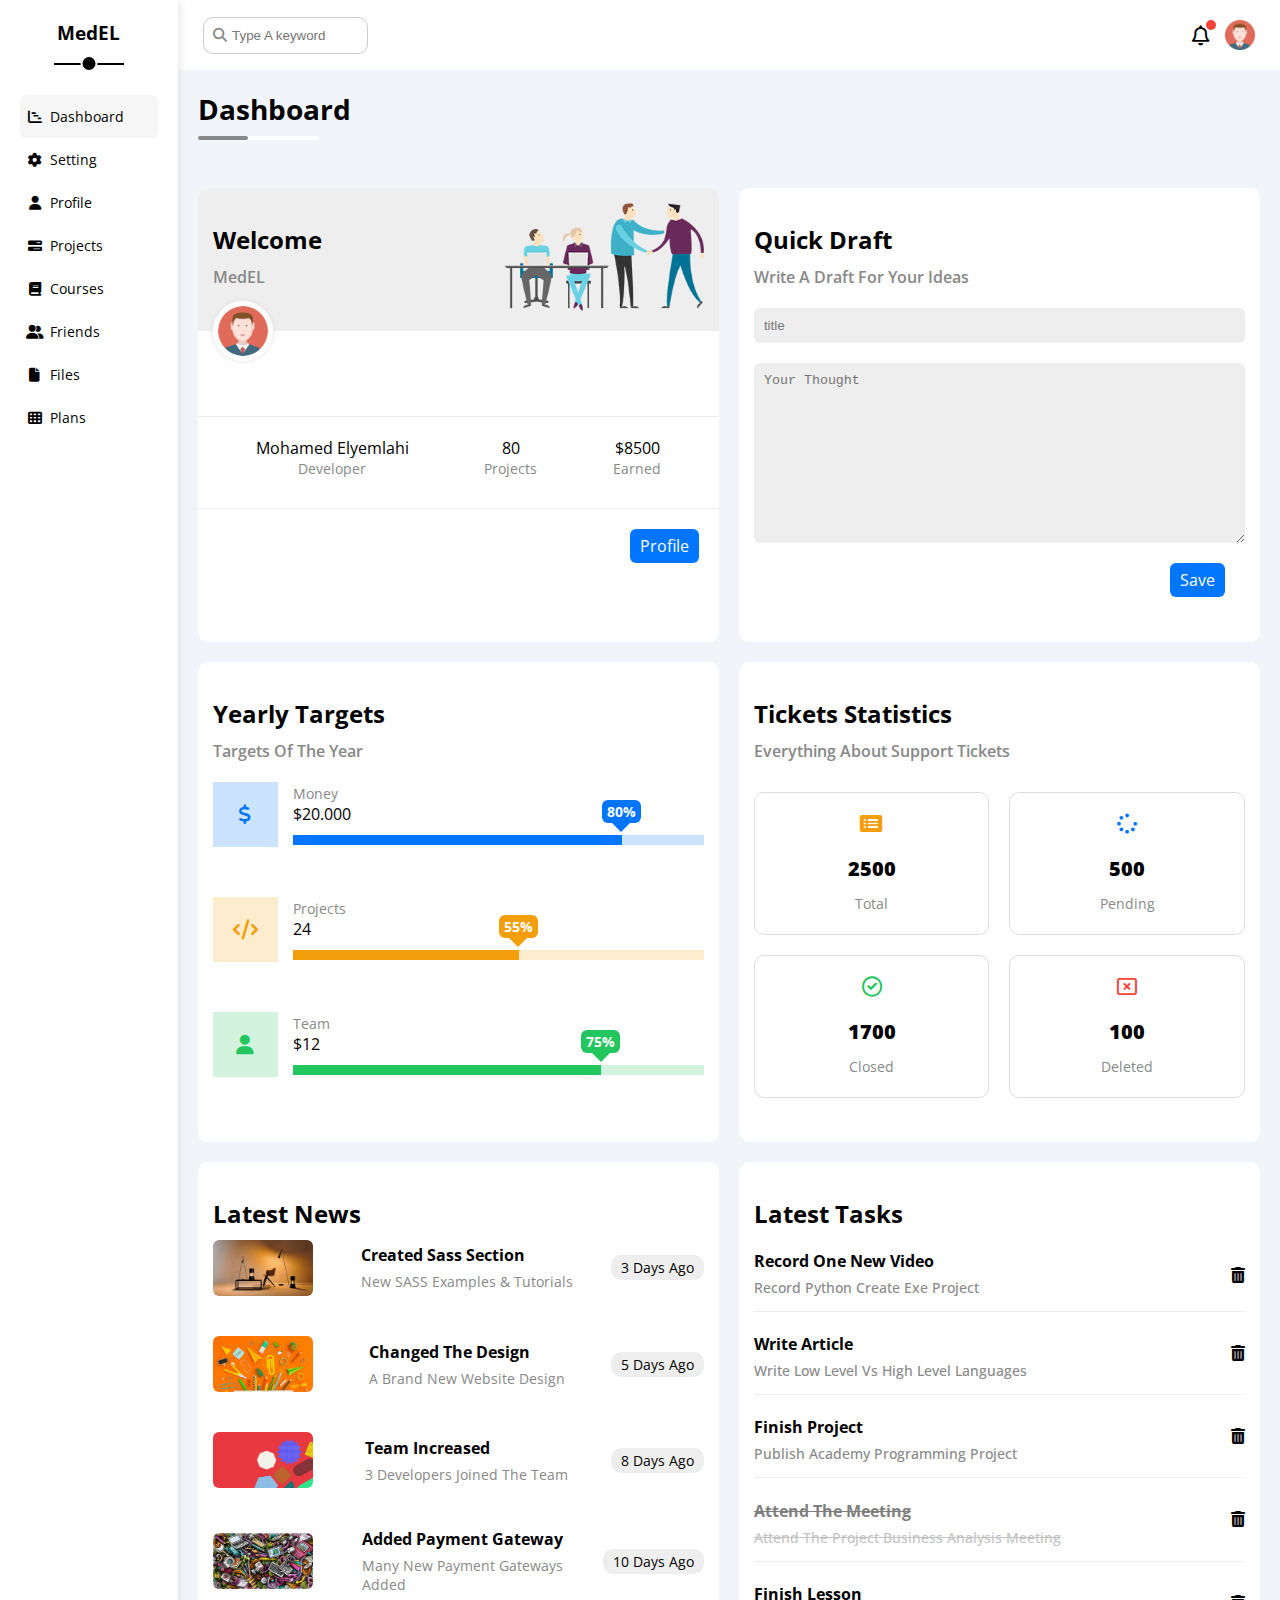
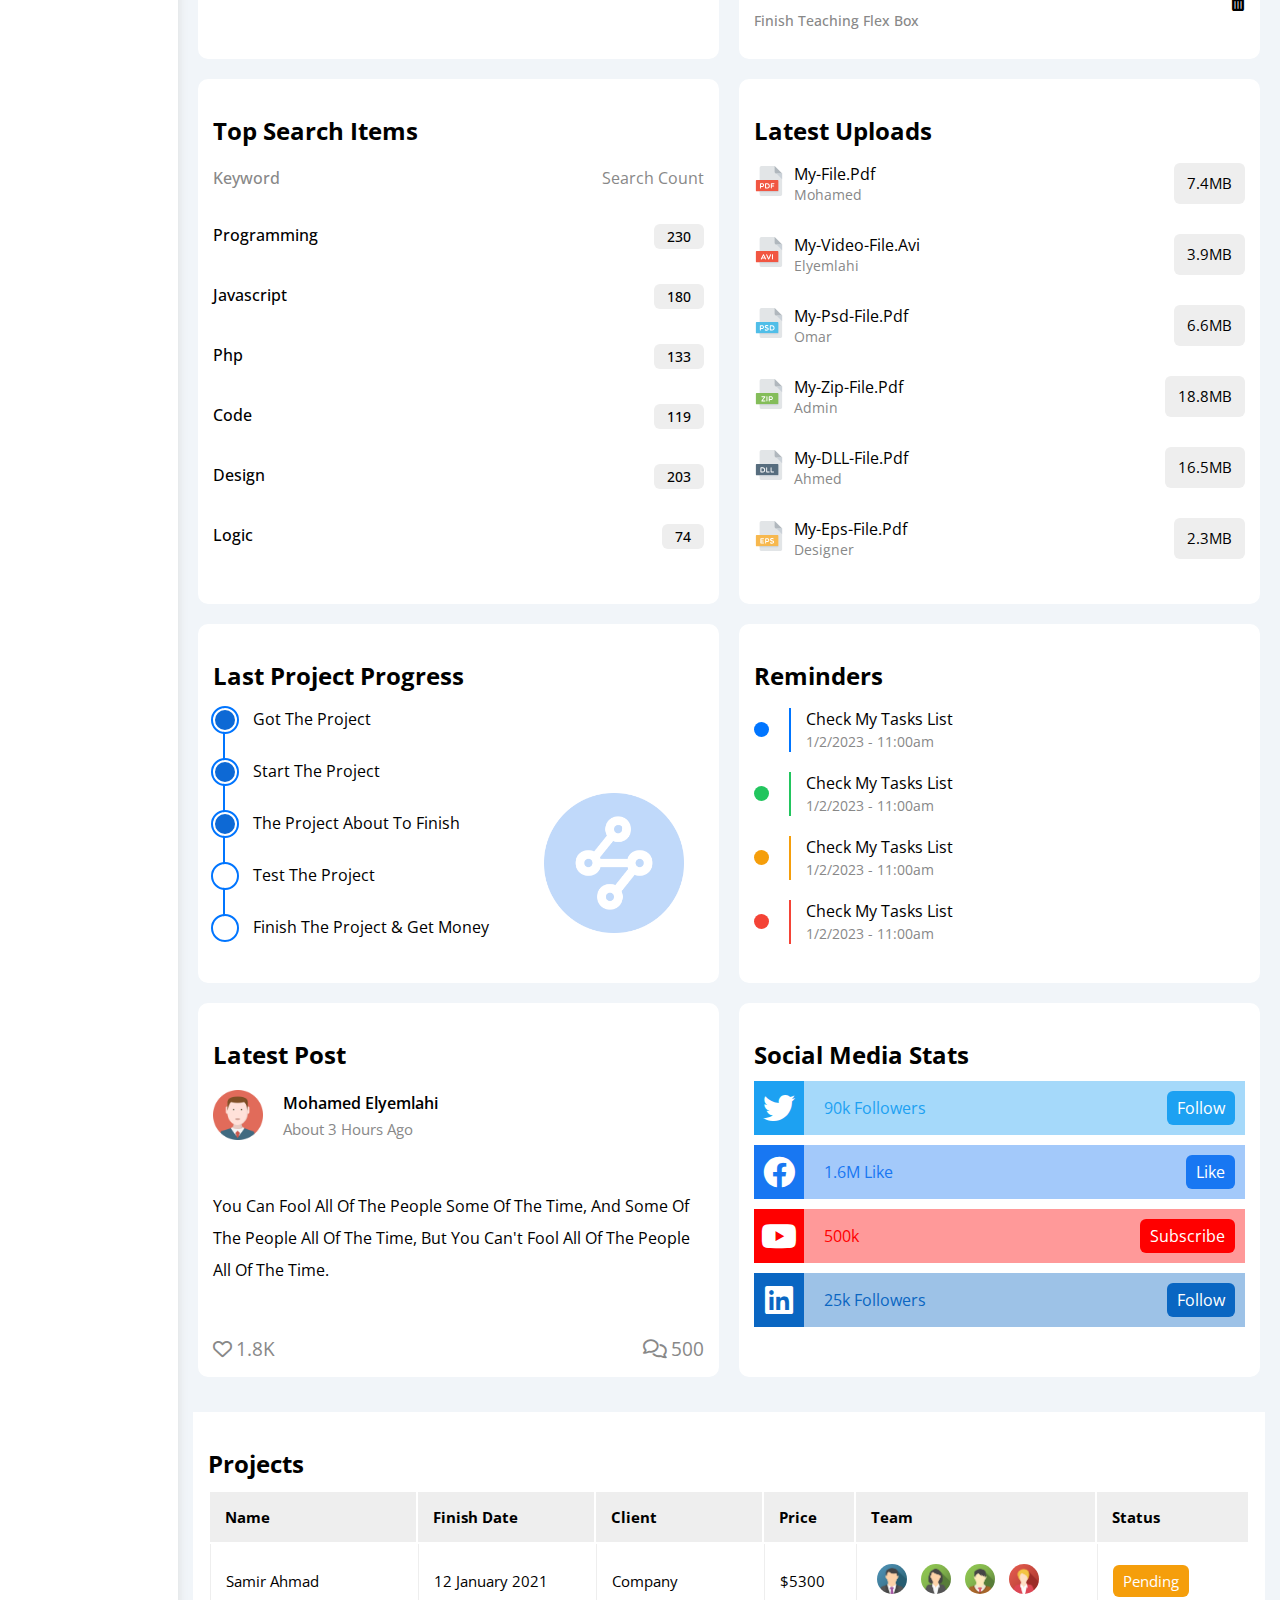
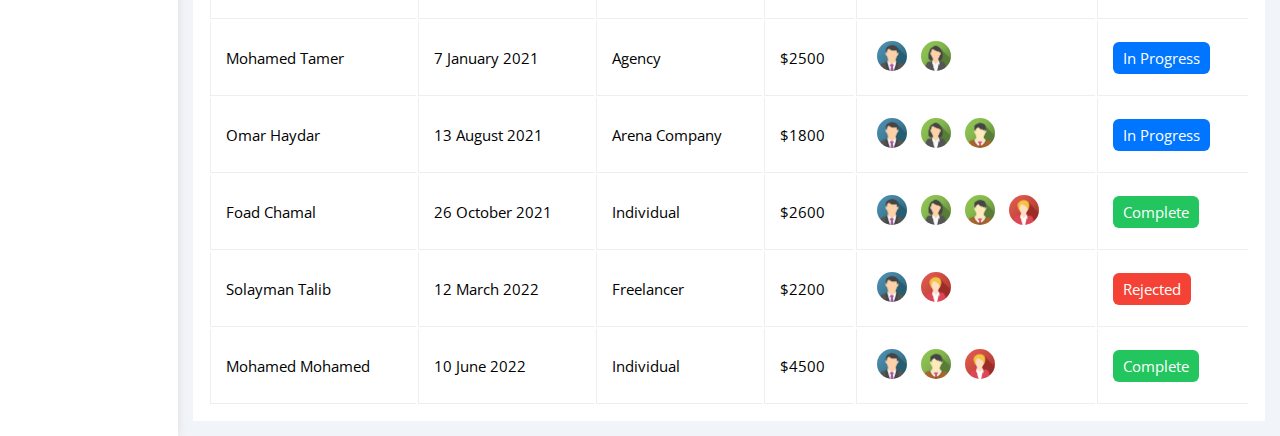
<file: index.html>
<!DOCTYPE html>
<html lang="en">

<head>
    <meta charset="UTF-8">
    <meta http-equiv="X-UA-Compatible" content="IE=edge">
    <meta name="viewport" content="width=device-width, initial-scale=1.0">
    <link rel="stylesheet" href="./CSS/all.min.css">
    <link rel="stylesheet" href="./CSS/framework.css">
    <link rel="stylesheet" href="./CSS/master.css">
    <link rel="preconnect" href="https://fonts.googleapis.com">
    <link rel="preconnect" href="https://fonts.gstatic.com" crossorigin>
    <link href="https://fonts.googleapis.com/css2?family=Open+Sans:wght@500;700;800&display=swap" rel="stylesheet">
    <title>DASHBOARD</title>
</head>

<body>
    <div class="page d-flex">
        <div class="sidebar bg-white p-relative p-20">
            <h3 class="p-relative txt-c mt-0 mb-50">MedEL</h3>
            <ul>
                <li>
                    <a class=" active d-flex align-center fs-14 c-black rad-6 p-6 " href="index.html">
                        <i class="fa-solid fa-chart-gantt fa-fw"></i>
                        <span class="p-6">Dashboard</span>
                    </a>
                </li>
                <li>
                    <a class=" d-flex align-center fs-14 c-black rad-6 p-6 " href="setting.html">
                        <i class="fa-solid fa-gear fa-fw"></i>
                        <span class="p-6">setting</span>
                    </a>
                </li>
                <li>
                    <a class=" d-flex align-center fs-14 c-black rad-6 p-6 " href="profile.html">
                        <i class="fa-solid fa-user fa-fw"></i>
                        <span class="p-6">profile</span>
                    </a>
                </li>
                <li>
                    <a class=" d-flex align-center fs-14 c-black rad-6 p-6 " href="projects.html">
                        <i class="fa-solid fa-bars-progress fa-fw"></i>
                        <span class="p-6">projects</span>
                    </a>
                </li>
                <li>
                    <a class=" d-flex align-center fs-14 c-black rad-6 p-6 " href="courses.html">
                        <i class="fa-solid fa-book fa-fw"></i>
                        <span class="p-6">courses</span>
                    </a>
                </li>
                <li>
                    <a class=" d-flex align-center fs-14 c-black rad-6 p-6 " href="friends.html">
                        <i class="fa-solid fa-user-group fa-fw"></i>
                        <span class="p-6">friends</span>
                    </a>
                </li>
                <li>
                    <a class=" d-flex align-center fs-14 c-black rad-6 p-6 " href="files.html">
                        <i class="fa-solid fa-file fa-fw"></i>
                        <span class="p-6">files</span>
                    </a>
                </li>
                <li>
                    <a class=" d-flex align-center fs-14 c-black rad-6 p-6 " href="plans.html">
                        <i class="fa-solid fa-table-cells fa-fw"></i>
                        <span class="p-6">plans</span>
                    </a>
                </li>
            </ul>
        </div>
        <div class="content w-full">
            <!-- start head  -->
            <div class="head h-70 between-flex p-25 bg-white ">
                <div>
                    <input type="search" placeholder="Type A keyword">
                </div>
                <span class="d-flex align-center">
                    <span class="icon"><i class="fa-regular fa-bell fa-lg"></i></span>
                    <img class="w-30 ml-15" src="./image/avatar.png" alt="avatar">
                </span>
            </div>
            <!-- End head  -->
            <h1 class="p-relative">Dashboard</h1>
            <div class="wrapper d-grid gap-20 p-20">
                <!-- Start Welcome  -->
                <div class="welcome bg-white rad-10 txt-c-mobile">
                    <div class="title d-flex space-between bg-eee p-15">
                        <div class="text ">
                            <h2 class="mb-10">Welcome</h2>
                            <span class="fw-600 c-grey mb-50">MedEL</span>
                        </div>
                        <div class="image">
                            <img class="hide-mobile" src="./image/Welcome-amico.png" alt="Welcome">
                        </div>
                    </div>
                    <img class="avatar" src="./image/avatar.png" alt="avatar">
                    <div class="info d-flex flex-column-mobile space-around p-20 mt-20 mb-20 ">
                        <div class="div txt-c">
                            Mohamed Elyemlahi
                            <span class="d-block mb-10 fs-14 c-grey">developer</span>
                        </div>
                        <div class="div txt-c">
                            80
                            <span class="d-block mb-10 fs-14 c-grey">projects</span>
                        </div>
                        <div class="div txt-c">
                            $8500
                            <span class="d-block mb-10 fs-14 c-grey">Earned</span>
                        </div>
                    </div>
                    <a class="bg-blue d-block w-fit c-white btn-shape" href="#">Profile</a>
                </div>
                <!-- End Welcome  -->

                <!-- Start draft  -->
                <div class="draft bg-white rad-10 p-15 txt-c-mobile">
                    <div class="title">
                        <h2 class="mb-10">Quick Draft</h2>
                        <p class="m-0 c-grey fw-600">Write a draft for your ideas</p>
                    </div>
                    <input class="d-block w-full p-10 mb-20 mt-20 bg-eee border-none rad-6" type="text"
                        placeholder="title">
                    <textarea class="d-block w-full p-10 bg-eee border-none rad-6 mb-20"
                        placeholder="Your Thought"></textarea>
                    <a class="btn-shape bg-blue d-block w-fit c-white" href="#">Save</a>
                </div>
                <!-- End draft  -->

                <!-- Start targets  -->
                <div class="targets bg-white rad-10 p-15">
                    <h2 class="mb-10">Yearly Targets</h2>
                    <p class="fw-600 c-grey m-0">Targets of the year</p>
                    <div class="target-info mt-20 mb-50 center-flex blue ">
                        <div class="icon center-flex">
                            <i class="fa-solid fa-dollar-sign fa-lg c-blue"></i>
                        </div>
                        <div class="details">
                            <span class="d-block fs-14 c-grey">Money</span>
                            <span class="d-block mb-10">$20.000</span>
                            <div class="progress p-relative ">
                                <span class="bg-blue blue" style="width: 80%">
                                    <span class="bg-blue">80%</span>
                                </span>
                            </div>
                        </div>
                    </div>
                    <div class="target-info mt-20 mb-50 center-flex orange ">
                        <div class="icon center-flex">
                            <i class="fa-solid fa-code fa-lg c-orange"></i>
                        </div>
                        <div class="details">
                            <span class="d-block fs-14 c-grey">Projects</span>
                            <span class="d-block mb-10">24</span>
                            <div class="progress p-relative ">
                                <span class="bg-orange orange" style="width: 55%">
                                    <span class="bg-orange">55%</span>
                                </span>
                            </div>
                        </div>
                    </div>
                    <div class="target-info mt-20 mb-50 center-flex green ">
                        <div class="icon center-flex">
                            <i class="fa-solid fa-user fa-lg c-green"></i>
                        </div>
                        <div class="details">
                            <span class="d-block fs-14 c-grey">Team</span>
                            <span class="d-block mb-10">$12</span>
                            <div class="progress p-relative">
                                <span class="bg-green green" style="width: 75%">
                                    <span class="bg-green">75%</span>
                                </span>
                            </div>
                        </div>
                    </div>
                </div>
                <!-- End targets  -->

                <!-- Start statistics  -->
                <div class="statistics bg-white rad-10 p-15">
                    <h2 class="mb-10">Tickets Statistics</h2>
                    <p class="fw-600 c-grey m-0">Everything About support Tickets</p>
                    <div class="boxes d-grid gap-20 mt-30">
                        <div class="box txt-c p-20 rad-10">
                            <i class="fa-solid fa-rectangle-list fa-lg fs-20 c-orange"></i>
                            <p class="fs-20 fw-bold mb-10">2500</p>
                            <span class="fs-14 c-grey">Total</span>
                        </div>
                        <div class="box txt-c p-20 rad-10">
                            <i class="fa-solid fa-spinner fa-lg fs-20 c-blue"></i>
                            <p class="fs-20 fw-bold mb-10">500</p>
                            <span class="fs-14 c-grey">pending</span>
                        </div>
                        <div class="box txt-c p-20 rad-10">
                            <i class="fa-regular fa-circle-check fa-lg fs-20 c-green"></i>
                            <p class="fs-20 fw-bold mb-10">1700</p>
                            <span class="fs-14 c-grey">Closed</span>
                        </div>
                        <div class="box txt-c p-20 rad-10">
                            <i class="fa-regular fa-rectangle-xmark fa-lg fs-20 c-red"></i>
                            <p class="fs-20 fw-bold mb-10">100</p>
                            <span class="fs-14 c-grey">Deleted</span>
                        </div>
                    </div>
                </div>
                <!-- End  statistics -->

                <!-- Start latest-news -->
                <div class="latest-news bg-white rad-10 p-15">
                    <h2 class="mb-10">Latest News</h2>
                    <div class="news d-flex align-center space-between mb-40 flex-column-mobile txt-c-mobile">
                        <img class="rad-6 mr-10" src="./image/Latest News/news-01.png" alt="news">
                        <div class="info">
                            <h4 class="m-0 mb-6">Created Sass Section</h4>
                            <p class="m-0 fs-14 c-grey">New SASS Examples & tutorials </p>
                        </div>
                        <div class="time bg-eee fs-14 rad-10"> 3 Days Ago</div>
                    </div>
                    <div class="news d-flex align-center space-between mb-40 flex-column-mobile txt-c-mobile">
                        <img class="rad-6 mr-10" src="./image/Latest News/news-02.png" alt="news">
                        <div class="info">
                            <h4 class="m-0 mb-6">Changed The Design</h4>
                            <p class="m-0 fs-14 c-grey">A Brand New Website Design </p>
                        </div>
                        <div class="time bg-eee fs-14 rad-10"> 5 Days Ago</div>
                    </div>
                    <div class="news d-flex align-center space-between mb-40 flex-column-mobile txt-c-mobile">
                        <img class="rad-6 mr-10" src="./image/Latest News/news-03.png" alt="news">
                        <div class="info">
                            <h4 class="m-0 mb-6">Team Increased</h4>
                            <p class="m-0 fs-14 c-grey">3 developers Joined The Team</p>
                        </div>
                        <div class="time bg-eee fs-14 rad-10"> 8 Days Ago</div>
                    </div>
                    <div class="news d-flex align-center space-between mb-40 flex-column-mobile txt-c-mobile">
                        <img class="rad-6 mr-10" src="./image/Latest News/news-04.png" alt="news">
                        <div class="info">
                            <h4 class="m-0 mb-6">Added Payment Gateway</h4>
                            <p class="m-0 fs-14 c-grey">Many New Payment Gateways <br> Added</p>
                        </div>
                        <div class="time bg-eee fs-14 rad-10"> 10 Days Ago</div>
                    </div>
                </div>
                <!-- End latest-news -->

                <!-- Start latest-tasks  -->
                <div class="latest-tasks bg-white rad-10 p-15">
                    <h2 class="mb-10">Latest Tasks</h2>
                    <div class="tasks d-flex space-between align-center">
                        <div class="info">
                            <h4 class="mb-0 mt-10">Record One New Video</h4>
                            <p class="mt-6 fs-14 fw-500 c-grey">Record Python Create Exe Project </p>
                        </div>
                        <div class="trash-icon">
                            <i class="fa-solid fa-trash-can"></i>
                        </div>
                    </div>
                    <div class="tasks d-flex space-between align-center">
                        <div class="info">
                            <h4 class="mb-0">Write Article</h4>
                            <p class="mt-6 fs-14 fw-500 c-grey">Write Low Level vs High Level Languages</p>
                        </div>
                        <div class="trash-icon">
                            <i class="fa-solid fa-trash-can"></i>
                        </div>
                    </div>
                    <div class="tasks d-flex space-between align-center">
                        <div class="info">
                            <h4 class="mb-0">Finish Project</h4>
                            <p class="mt-6 fs-14 fw-500 c-grey">Publish Academy Programming Project</p>
                        </div>
                        <div class="trash-icon">
                            <i class="fa-solid fa-trash-can"></i>
                        </div>
                    </div>
                    <div class="tasks d-flex space-between align-center">
                        <div class="info">
                            <h4 class="mb-0 line">Attend The Meeting</h4>
                            <p class="mt-6 fs-14 fw-500 c-grey line">Attend The Project Business Analysis Meeting</p>
                        </div>
                        <div class="trash-icon">
                            <i class="fa-solid fa-trash-can"></i>
                        </div>
                    </div>
                    <div class="tasks d-flex space-between align-center">
                        <div class="info">
                            <h4 class="mb-0">Finish Lesson</h4>
                            <p class="mt-6 fs-14 fw-500 c-grey">Finish Teaching Flex Box</p>
                        </div>
                        <div class="trash-icon">
                            <i class="fa-solid fa-trash-can"></i>
                        </div>
                    </div>
                </div>
                <!-- End latest-tasks  -->

                <!-- Start top-search  -->
                <div class="top-search bg-white p-15 rad-10">
                    <h2>Top Search items</h2>
                    <div class="items d-flex space-between mb-35">
                        <div class="fw-500 c-grey">Keyword</div>
                        <div class="c-grey">Search Count</div>
                    </div>
                    <div class="items d-flex space-between mb-35">
                        <div class="fw-500">Programming</div>
                        <div class="bg-eee rad-6 fs-14 fw-500 number">230</div>
                    </div>
                    <div class="items d-flex space-between mb-35">
                        <div class="fw-500">javascript</div>
                        <div class="bg-eee rad-6 fs-14 fw-500 number">180</div>
                    </div>
                    <div class="items d-flex space-between mb-35">
                        <div class="fw-500">php</div>
                        <div class="bg-eee rad-6 fs-14 fw-500 number">133</div>
                    </div>
                    <div class="items d-flex space-between mb-35">
                        <div class="fw-500">code</div>
                        <div class="bg-eee rad-6 fs-14 fw-500 number">119</div>
                    </div>
                    <div class="items d-flex space-between mb-35">
                        <div class="fw-500">design</div>
                        <div class="bg-eee rad-6 fs-14 fw-500 number">203</div>
                    </div>
                    <div class="items d-flex space-between mb-35">
                        <div class="fw-500">logic</div>
                        <div class="bg-eee rad-6 fs-14 fw-500 number">74</div>
                    </div>
                </div>
                <!-- End top-search  -->

                <!-- Start uploads  -->
                <div class="uploads bg-white p-15 rad-10">
                    <h2 class="mb-10">Latest Uploads</h2>
                    <ul>
                        <li class=" d-flex space-between mb-30">
                            <div class="center-flex">
                                <a href="#">
                                    <img class="pr-10" src="./image/Latest Uploads/pdf.svg" alt="pdf">
                                </a>
                                <div>
                                    <span class="d-block">My-File.pdf</span>
                                    <span class="d-block fs-14 c-grey">Mohamed</span>
                                </div>
                            </div>
                            <div class="fs-15 bg-eee rad-6 center-flex fs-14 number">7.4MB</div>
                        </li>
                        <li class=" d-flex space-between mb-30">
                            <div class="center-flex">
                                <a href="#">
                                    <img class="pr-10" src="./image/Latest Uploads/avi.svg" alt="avi">
                                </a>
                                <div>
                                    <span class="d-block">My-Video-File.avi</span>
                                    <span class="d-block fs-14 c-grey">Elyemlahi</span>
                                </div>
                            </div>
                            <div class="fs-15 bg-eee rad-6 center-flex fs-14 number">3.9MB</div>
                        </li>
                        <li class=" d-flex space-between mb-30">
                            <div class="center-flex">
                                <a href="#">
                                    <img class="pr-10" src="./image/Latest Uploads/psd.svg" alt="psd">
                                </a>
                                <div>
                                    <span class="d-block">My-Psd-File.pdf</span>
                                    <span class="d-block fs-14 c-grey">Omar</span>
                                </div>
                            </div>
                            <div class="fs-15 bg-eee rad-6 center-flex fs-14 number">6.6MB</div>
                        </li>
                        <li class=" d-flex space-between mb-30">
                            <div class="center-flex">
                                <a href="#">
                                    <img class="pr-10" src="./image/Latest Uploads/zip.svg" alt="zip">
                                </a>
                                <div>
                                    <span class="d-block">My-Zip-File.pdf</span>
                                    <span class="d-block fs-14 c-grey">Admin</span>
                                </div>
                            </div>
                            <div class="fs-15 bg-eee rad-6 center-flex fs-14 number">18.8MB</div>
                        </li>
                        <li class=" d-flex space-between mb-30">
                            <div class="center-flex">
                                <a href="#">
                                    <img class="pr-10" src="./image/Latest Uploads/dll.svg" alt="dll">
                                </a>
                                <div>
                                    <span class="d-block">My-DLL-File.pdf</span>
                                    <span class="d-block fs-14 c-grey">Ahmed</span>
                                </div>
                            </div>
                            <div class="fs-15 bg-eee rad-6 center-flex fs-14 number">16.5MB</div>
                        </li>
                        <li class=" d-flex space-between mb-30">
                            <div class="center-flex">
                                <a href="#">
                                    <img class="pr-10" src="./image/Latest Uploads/eps.svg" alt="eps">
                                </a>
                                <div>
                                    <span class="d-block">My-Eps-File.pdf</span>
                                    <span class="d-block fs-14 c-grey">Designer</span>
                                </div>
                            </div>
                            <div class="fs-15 bg-eee rad-6 center-flex fs-14 number">2.3MB</div>
                        </li>
                    </ul>
                </div>
                <!-- End uploads -->

                <!-- Start latest projects -->
                <div class="projects bg-white p-15 rad-10 p-relative">
                    <h2 class="mb-10">Last Project Progress</h2>
                    <ul class="p-relative">
                        <li class="mb-30 done ml-40">Got the project</li>
                        <li class="mb-30 done ml-40">Start the project</li>
                        <li class="mb-30 done ml-40">The project about to finish</li>
                        <li class="mb-30 current ml-40">Test the project</li>
                        <li class="mb-30 ml-40">Finish the project & Get money</li>
                    </ul>
                    <img class="project-icon hide-mobile" src="./image/icon.png" alt="icon">
                </div>
                <!-- End latest projects -->

                <!-- Start reminders -->
                <div class="reminders bg-white p-15 rad-10 p-relative">
                    <h2 class="mb-10">reminders</h2>
                    <ul class="p-relative">
                        <li class="d-flex align-center mb-20 ">
                            <span class="key bg-blue rad-half d-block mr-20"></span>
                            <div class="pl-15 blue">
                                <p class="m-0">check my tasks list</p>
                                <span class="fs-14 c-grey">1/2/2023 - 11:00am</span>
                            </div>
                        </li>
                        <li class="d-flex align-center mb-20 ">
                            <span class="key bg-green rad-half d-block mr-20"></span>
                            <div class="pl-15 green">
                                <p class="m-0">check my tasks list</p>
                                <span class="fs-14 c-grey">1/2/2023 - 11:00am</span>
                            </div>
                        </li>
                        <li class="d-flex align-center mb-20 ">
                            <span class="key bg-orange rad-half d-block mr-20"></span>
                            <div class="pl-15 orange">
                                <p class="m-0">check my tasks list</p>
                                <span class="fs-14 c-grey">1/2/2023 - 11:00am</span>
                            </div>
                        </li>
                        <li class="d-flex align-center mb-20 ">
                            <span class="key bg-red rad-half d-block mr-20"></span>
                            <div class="pl-15 red">
                                <p class="m-0">check my tasks list</p>
                                <span class="fs-14 c-grey">1/2/2023 - 11:00am</span>
                            </div>
                        </li>
                    </ul>
                </div>
                <!-- End reminders -->

                <!-- Start Latest Post -->
                <div class="Latest-Post bg-white p-15 rad-10">
                    <h2>Latest Post</h2>
                    <div class="title d-flex align-center">
                        <img class="w-50 mr-20" src="./image/avatar.png" alt="avatar">
                        <div>
                            <span class=" d-block fw-600">Mohamed Elyemlahi</span>
                            <span class=" d-block fs-15 c-grey mt-5">About 3 Hours Ago</span>
                        </div>
                    </div>
                    <div class=" txt-c-mobile l-height-2 pt-20 pb-20 mt-30 mb-30">You Can Fool All Of The People Some Of
                        The Time, And Some Of The People All Of The Time, But
                        You Can't Fool All Of The People All Of The Time.</div>
                    <div class="content-post between-flex">
                        <div>
                            <i class="fa-regular fa-heart c-grey fs-19"></i>
                            <span class="c-grey fs-19">1.8K</span>
                        </div>
                        <div>
                            <i class="fa-regular fa-comments c-grey fs-19"></i>
                            <span class="c-grey fs-19">500</span>
                        </div>
                    </div>
                </div>
                <!-- End Latest Post -->

                <!-- Start social  -->
                    <div class="social-stats bg-white p-15 rad-10">
                        <h2 class="mb-10">Social Media stats</h2>
                        <div class="box twitter mb-10 p-relative between-flex p-10">
                            <i class="fa-brands fa-twitter fa-2x c-white h-full center-flex p-25"></i>
                            <span>90k Followers</span>
                            <a class="p-15 c-white btn-shape" href="#">Follow</a>
                        </div>
                        <div class="box facebook mb-10 p-relative between-flex p-10">
                            <i class="fa-brands fa-facebook fa-2x c-white h-full center-flex p-25"></i>
                            <span>1.6M like</span>
                            <a class="p-15 c-white btn-shape href="#">like</a>
                        </div>
                        <div class="box youtube mb-10 p-relative between-flex p-10">
                            <i class="fa-brands fa-youtube fa-2x c-white h-full center-flex p-25"></i>
                            <span>500k</span>
                            <a class="p-15 c-white btn-shape" href="#">subscribe</a>
                        </div>
                        <div class="box linkedin mb-10 p-relative between-flex p-10">
                            <i class="fa-brands fa-linkedin fa-2x c-white h-full center-flex p-25"></i>
                            <span>25k Followers</span>
                            <a class="p-15 c-white btn-shape" href="#">Follow</a>
                        </div>
                    </div>
                <!-- End social  -->
            </div>
            <!-- Start projects table  -->
                <div class="projects-table p-15 m-15 bg-white">
                    <h2 class=" mb-10">projects</h2>
                    <div class="responsive-table">
                        <table class="w-full fs-15">
                            <thead>
                                <tr> 
                                    <td>Name</td>
                                    <td>finish date</td>
                                    <td>client</td>
                                    <td>price</td>
                                    <td>team</td>
                                    <td>status</td>
                                </tr>
                            </thead>
                            <tbody>
                                <tr>
                                    <td>Samir ahmad</td>
                                    <td>12 january 2021</td>
                                    <td>Company</td>
                                    <td>$5300</td>
                                    <td>
                                        <img src="./image/table/team-01.png" alt="team">
                                        <img src="./image/table/team-02.png" alt="team">
                                        <img src="./image/table/team-03.png" alt="team">
                                        <img src="./image/table/team-04.png" alt="team">
                                    </td>
                                    <td>
                                        <span class="btn-shape c-white bg-orange p-10">pending</span>
                                    </td>
                                </tr>
                                <tr>
                                    <td>Mohamed tamer</td>
                                    <td>7 january 2021</td>
                                    <td>agency</td>
                                    <td>$2500</td>
                                    <td>
                                        <img src="./image/table/team-01.png" alt="team">
                                        <img src="./image/table/team-02.png" alt="team">
                                    </td>
                                    <td>
                                        <span class="btn-shape c-white bg-blue p-10">in progress</span>
                                    </td>
                                </tr>
                                <tr>
                                    <td>omar haydar</td>
                                    <td>13 August 2021</td>
                                    <td>Arena Company</td>
                                    <td>$1800</td>
                                    <td>
                                        <img src="./image/table/team-01.png" alt="team">
                                        <img src="./image/table/team-02.png" alt="team">
                                        <img src="./image/table/team-03.png" alt="team">
                                    </td>
                                    <td>
                                        <span class="btn-shape c-white bg-blue p-10">in progress</span>
                                    </td>
                                </tr>
                                <tr>
                                    <td>foad chamal</td>
                                    <td>26 october 2021</td>
                                    <td>individual</td>
                                    <td>$2600</td>
                                    <td>
                                        <img src="./image/table/team-01.png" alt="team">
                                        <img src="./image/table/team-02.png" alt="team">
                                        <img src="./image/table/team-03.png" alt="team">
                                        <img src="./image/table/team-04.png" alt="team">
                                    </td>
                                    <td>
                                        <span class="btn-shape c-white bg-green p-10">complete</span>
                                    </td>
                                </tr>
                                <tr>
                                    <td>solayman talib</td>
                                    <td>12 march 2022</td>
                                    <td>freelancer</td>
                                    <td>$2200</td>
                                    <td>
                                        <img src="./image/table/team-01.png" alt="team">
                                        <img src="./image/table/team-04.png" alt="team">
                                    </td>
                                    <td>
                                        <span class="btn-shape c-white bg-red p-10">rejected</span>
                                    </td>
                                </tr>
                                <tr>
                                    <td>Mohamed Mohamed</td>
                                    <td>10 june 2022</td>
                                    <td>individual</td>
                                    <td>$4500</td>
                                    <td>
                                        <img src="./image/table/team-01.png" alt="team">
                                        <img src="./image/table/team-03.png" alt="team">
                                        <img src="./image/table/team-04.png" alt="team">
                                    </td>
                                    <td>
                                        <span class="btn-shape c-white bg-green p-10">complete</span>
                                    </td>
                                </tr>
                            </tbody>
                        </table>
                    </div>
                </div>
            <!-- End projects table  -->
        </div>
    </div>
</body>

</html>
</file>
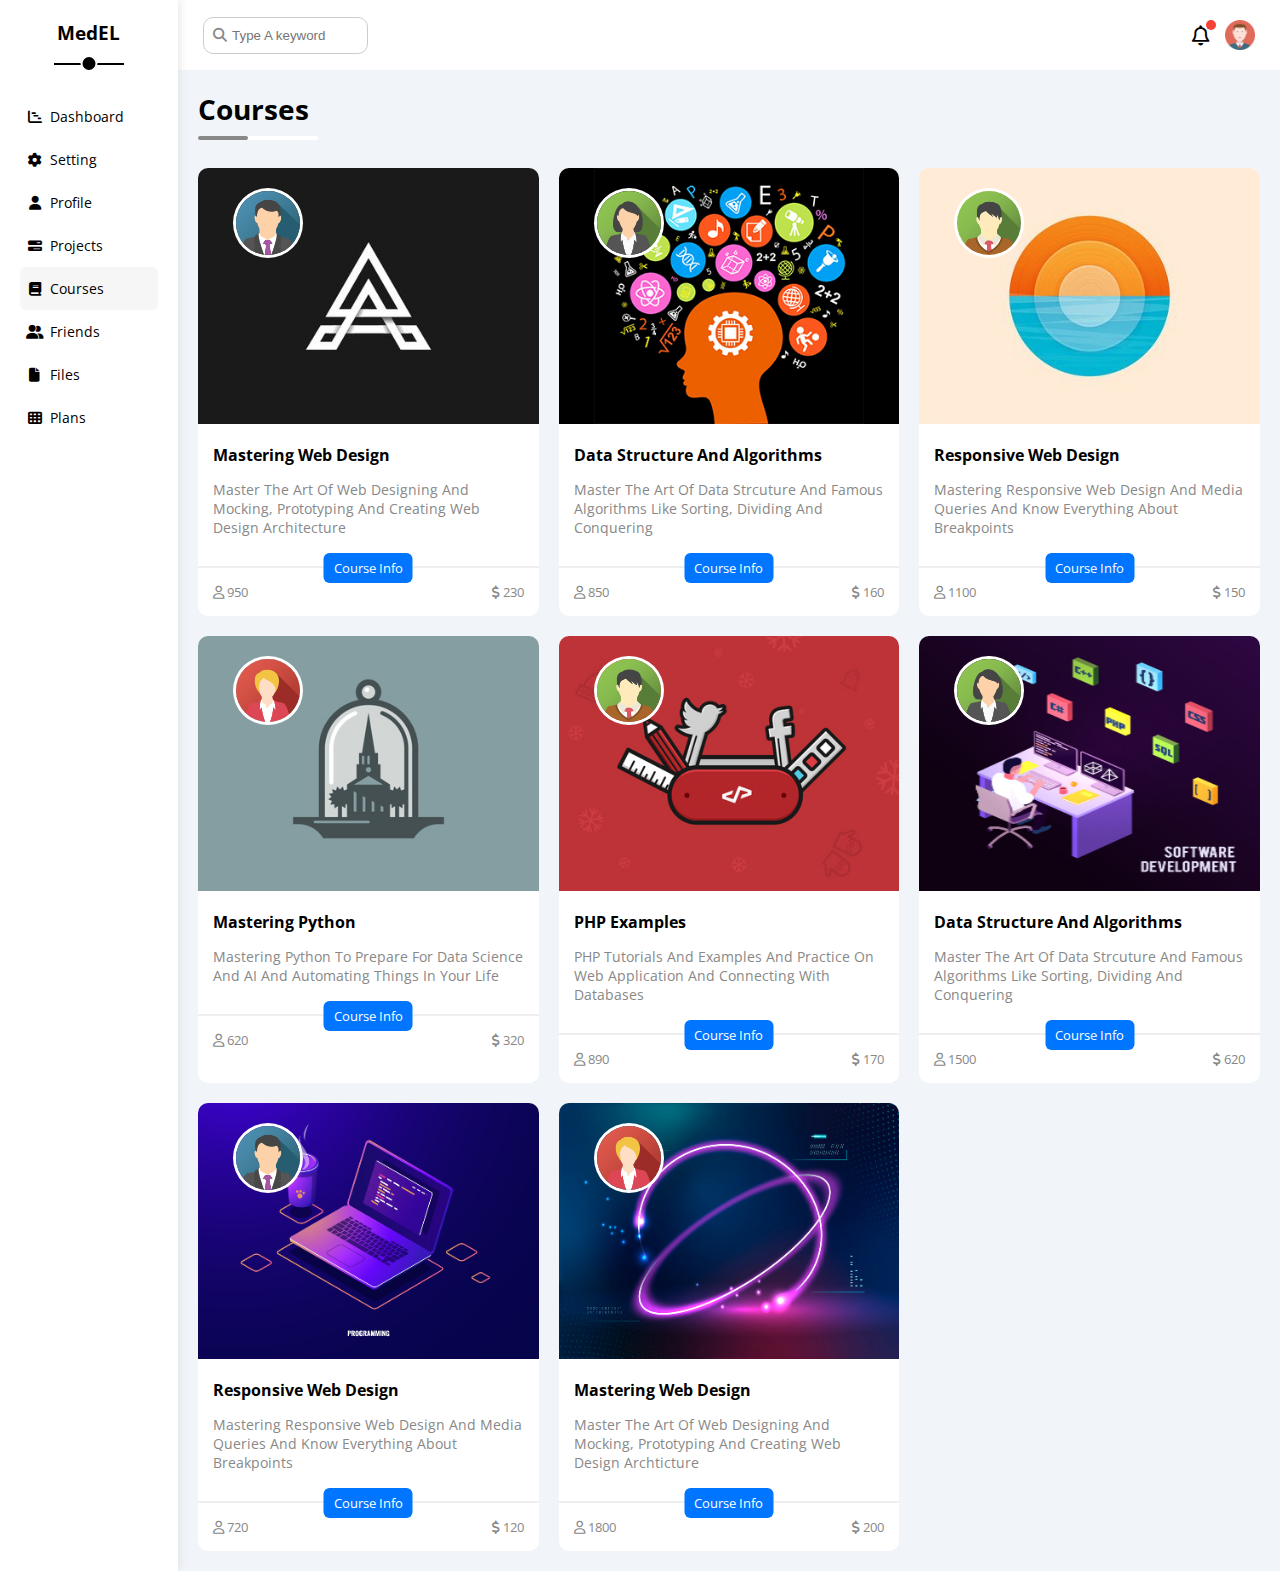
<file: courses.html>
<!DOCTYPE html>
<html lang="en">

<head>
    <meta charset="UTF-8">
    <meta http-equiv="X-UA-Compatible" content="IE=edge">
    <meta name="viewport" content="width=device-width, initial-scale=1.0">
    <title>Courses</title>
    <link rel="stylesheet" href="./CSS/all.min.css">
    <link rel="stylesheet" href="./CSS/framework.css">
    <link rel="stylesheet" href="./CSS/master.css">
    <link rel="preconnect" href="https://fonts.googleapis.com">
    <link rel="preconnect" href="https://fonts.gstatic.com" crossorigin>
    <link href="https://fonts.googleapis.com/css2?family=Open+Sans:wght@500;700;800&display=swap" rel="stylesheet">
</head>

<body>
    <div class="page d-flex">
        <div class="sidebar bg-white p-relative p-20">
            <h3 class="p-relative txt-c mt-0 mb-50">MedEL</h3>
            <ul>
                <li>
                    <a class="d-flex align-center fs-14 c-black rad-6 p-6 " href="index.html">
                        <i class="fa-solid fa-chart-gantt fa-fw"></i>
                        <span class="p-6">Dashboard</span>
                    </a>
                </li>
                <li>
                    <a class=" d-flex align-center fs-14 c-black rad-6 p-6 " href="setting.html">
                        <i class="fa-solid fa-gear fa-fw"></i>
                        <span class="p-6">setting</span>
                    </a>
                </li>
                <li>
                    <a class="d-flex align-center fs-14 c-black rad-6 p-6 " href="profile.html">
                        <i class="fa-solid fa-user fa-fw"></i>
                        <span class="p-6">profile</span>
                    </a>
                </li>
                <li>
                    <a class="d-flex align-center fs-14 c-black rad-6 p-6 " href="projects.html">
                        <i class="fa-solid fa-bars-progress fa-fw"></i>
                        <span class="p-6">projects</span>
                    </a>
                </li>
                <li>
                    <a class="active d-flex align-center fs-14 c-black rad-6 p-6 " href="courses.html">
                        <i class="fa-solid fa-book fa-fw"></i>
                        <span class="p-6">courses</span>
                    </a>
                </li>
                <li>
                    <a class=" d-flex align-center fs-14 c-black rad-6 p-6 " href="friends.html">
                        <i class="fa-solid fa-user-group fa-fw"></i>
                        <span class="p-6">friends</span>
                    </a>
                </li>
                <li>
                    <a class=" d-flex align-center fs-14 c-black rad-6 p-6 " href="files.html">
                        <i class="fa-solid fa-file fa-fw"></i>
                        <span class="p-6">files</span>
                    </a>
                </li>
                <li>
                    <a class=" d-flex align-center fs-14 c-black rad-6 p-6 " href="plans.html">
                        <i class="fa-solid fa-table-cells fa-fw"></i>
                        <span class="p-6">plans</span>
                    </a>
                </li>
            </ul>
        </div>
        <div class="content w-full h-full">
            <!-- start head  -->
            <div class="head h-70 between-flex p-25 bg-white ">
                <div>
                    <input type="search" placeholder="Type A keyword">
                </div>
                <span class="d-flex align-center">
                    <span class="icon"><i class="fa-regular fa-bell fa-lg"></i></span>
                    <img class="w-30 ml-15" src="./image/avatar.png" alt="avatar">
                </span>
            </div>
            <!-- End head  -->
            <h1 class="p-relative">courses</h1>
            <div class="courses-page m-20 d-grid gap-20">
                <div class="course p-relative bg-white rad-10">
                    <img class="image" src="./image/courses/course-01.jpg" alt="course">
                    <img class="avatar" src="./image/table/team-01.png" alt="team">
                    <div class="course-title p-15">
                        <h4 class="mt-0 mb-10">Mastering Web Design</h4>
                        <p class="fs-14 c-grey">Master The Art Of Web Designing And Mocking, Prototyping And Creating Web Design Architecture
                        </p>
                    </div>
                    <div class="course-info d-flex between-flex p-15 p-relative">
                        <a class="btn-shape bg-blue c-white fs-13" href="#">course info</a>
                        <span class="fs-13 c-grey">
                            <i class="fa-regular fa-user"></i>
                            950
                        </span>
                        <span class="fs-13 c-grey">
                            <i class="fa-solid fa-dollar-sign"></i>
                            230
                        </span>
                    </div>
                </div>
                <div class="course p-relative bg-white rad-10">
                    <img class="image" src="./image/courses/course-02.jpg" alt="course">
                    <img class="avatar" src="./image/table/team-02.png" alt="team">
                    <div class="course-title p-15">
                        <h4 class="mt-0 mb-10">Data Structure And Algorithms</h4>
                        <p class="fs-14 c-grey">Master The Art Of Data Strcuture And Famous Algorithms Like Sorting, Dividing And Conquering
                        </p>
                    </div>
                    <div class="course-info d-flex between-flex p-15 p-relative">
                        <a class="btn-shape bg-blue c-white fs-13" href="#">course info</a>
                        <span class="fs-13 c-grey">
                            <i class="fa-regular fa-user"></i>
                            850
                        </span>
                        <span class="fs-13 c-grey">
                            <i class="fa-solid fa-dollar-sign"></i>
                            160
                        </span>
                    </div>
                </div>
                <div class="course p-relative bg-white rad-10">
                    <img class="image" src="./image/courses/course-03.jpg" alt="course">
                    <img class="avatar" src="./image/table/team-03.png" alt="team">
                    <div class="course-title p-15">
                        <h4 class="mt-0 mb-10">Responsive Web Design</h4>
                        <p class="fs-14 c-grey">Mastering Responsive Web Design And Media Queries And Know Everything About Breakpoints
                        </p>
                    </div>
                    <div class="course-info d-flex between-flex p-15 p-relative">
                        <a class="btn-shape bg-blue c-white fs-13" href="#">course info</a>
                        <span class="fs-13 c-grey">
                            <i class="fa-regular fa-user"></i>
                            1100
                        </span>
                        <span class="fs-13 c-grey">
                            <i class="fa-solid fa-dollar-sign"></i>
                            150
                        </span>
                    </div>
                </div>
                <div class="course p-relative bg-white rad-10">
                    <img class="image" src="./image/courses/course-04.jpg" alt="course">
                    <img class="avatar" src="./image/table/team-04.png" alt="team">
                    <div class="course-title p-15">
                        <h4 class="mt-0 mb-10">Mastering Python</h4>
                        <p class="fs-14 c-grey">Mastering Python To Prepare For Data Science And AI And Automating Things in Your Life
                        </p>
                    </div>
                    <div class="course-info d-flex between-flex p-15 p-relative">
                        <a class="btn-shape bg-blue c-white fs-13" href="#">course info</a>
                        <span class="fs-13 c-grey">
                            <i class="fa-regular fa-user"></i>
                            620
                        </span>
                        <span class="fs-13 c-grey">
                            <i class="fa-solid fa-dollar-sign"></i>
                            320
                        </span>
                    </div>
                </div>
                <div class="course p-relative bg-white rad-10">
                    <img class="image" src="./image/courses/course-05.jpg" alt="course">
                    <img class="avatar" src="./image/table/team-03.png" alt="team">
                    <div class="course-title p-15">
                        <h4 class="mt-0 mb-10">PHP Examples</h4>
                        <p class="fs-14 c-grey">PHP Tutorials And Examples And Practice On Web Application And Connecting With Databases
                        </p>
                    </div>
                    <div class="course-info d-flex between-flex p-15 p-relative">
                        <a class="btn-shape bg-blue c-white fs-13" href="#">course info</a>
                        <span class="fs-13 c-grey">
                            <i class="fa-regular fa-user"></i>
                            890
                        </span>
                        <span class="fs-13 c-grey">
                            <i class="fa-solid fa-dollar-sign"></i>
                            170
                        </span>
                    </div>
                </div>
                <div class="course p-relative bg-white rad-10">
                    <img class="image" src="./image/courses/course-06.jpg" alt="course">
                    <img class="avatar" src="./image/table/team-02.png" alt="team">
                    <div class="course-title p-15">
                        <h4 class="mt-0 mb-10">Data Structure And Algorithms</h4>
                        <p class="fs-14 c-grey">Master The Art Of Data Strcuture And Famous Algorithms Like Sorting, Dividing And Conquering
                        </p>
                    </div>
                    <div class="course-info d-flex between-flex p-15 p-relative">
                        <a class="btn-shape bg-blue c-white fs-13" href="#">course info</a>
                        <span class="fs-13 c-grey">
                            <i class="fa-regular fa-user"></i>
                            1500
                        </span>
                        <span class="fs-13 c-grey">
                            <i class="fa-solid fa-dollar-sign"></i>
                            620
                        </span>
                    </div>
                </div>
                <div class="course p-relative bg-white rad-10">
                    <img class="image" src="./image/courses/course-07.jpg" alt="course">
                    <img class="avatar" src="./image/table/team-01.png" alt="team">
                    <div class="course-title p-15">
                        <h4 class="mt-0 mb-10">Responsive Web Design</h4>
                        <p class="fs-14 c-grey">Mastering Responsive Web Design And Media Queries And Know Everything About Breakpoints
                        </p>
                    </div>
                    <div class="course-info d-flex between-flex p-15 p-relative">
                        <a class="btn-shape bg-blue c-white fs-13" href="#">course info</a>
                        <span class="fs-13 c-grey">
                            <i class="fa-regular fa-user"></i>
                            720
                        </span>
                        <span class="fs-13 c-grey">
                            <i class="fa-solid fa-dollar-sign"></i>
                            120
                        </span>
                    </div>
                </div>
                <div class="course p-relative bg-white rad-10">
                    <img class="image" src="./image/courses/course-08.jpg" alt="course">
                    <img class="avatar" src="./image/table/team-04.png" alt="team">
                    <div class="course-title p-15">
                        <h4 class="mt-0 mb-10">Mastering Web Design</h4>
                        <p class="fs-14 c-grey">Master The Art Of Web Designing And Mocking, Prototyping And Creating Web Design Archticture
                        </p>
                    </div>
                    <div class="course-info d-flex between-flex p-15 p-relative">
                        <a class="btn-shape bg-blue c-white fs-13" href="#">course info</a>
                        <span class="fs-13 c-grey">
                            <i class="fa-regular fa-user"></i>
                            1800
                        </span>
                        <span class="fs-13 c-grey">
                            <i class="fa-solid fa-dollar-sign"></i>
                            200
                        </span>
                    </div>
                </div>
            </div>
        </div>
</body>

</html>
</file>
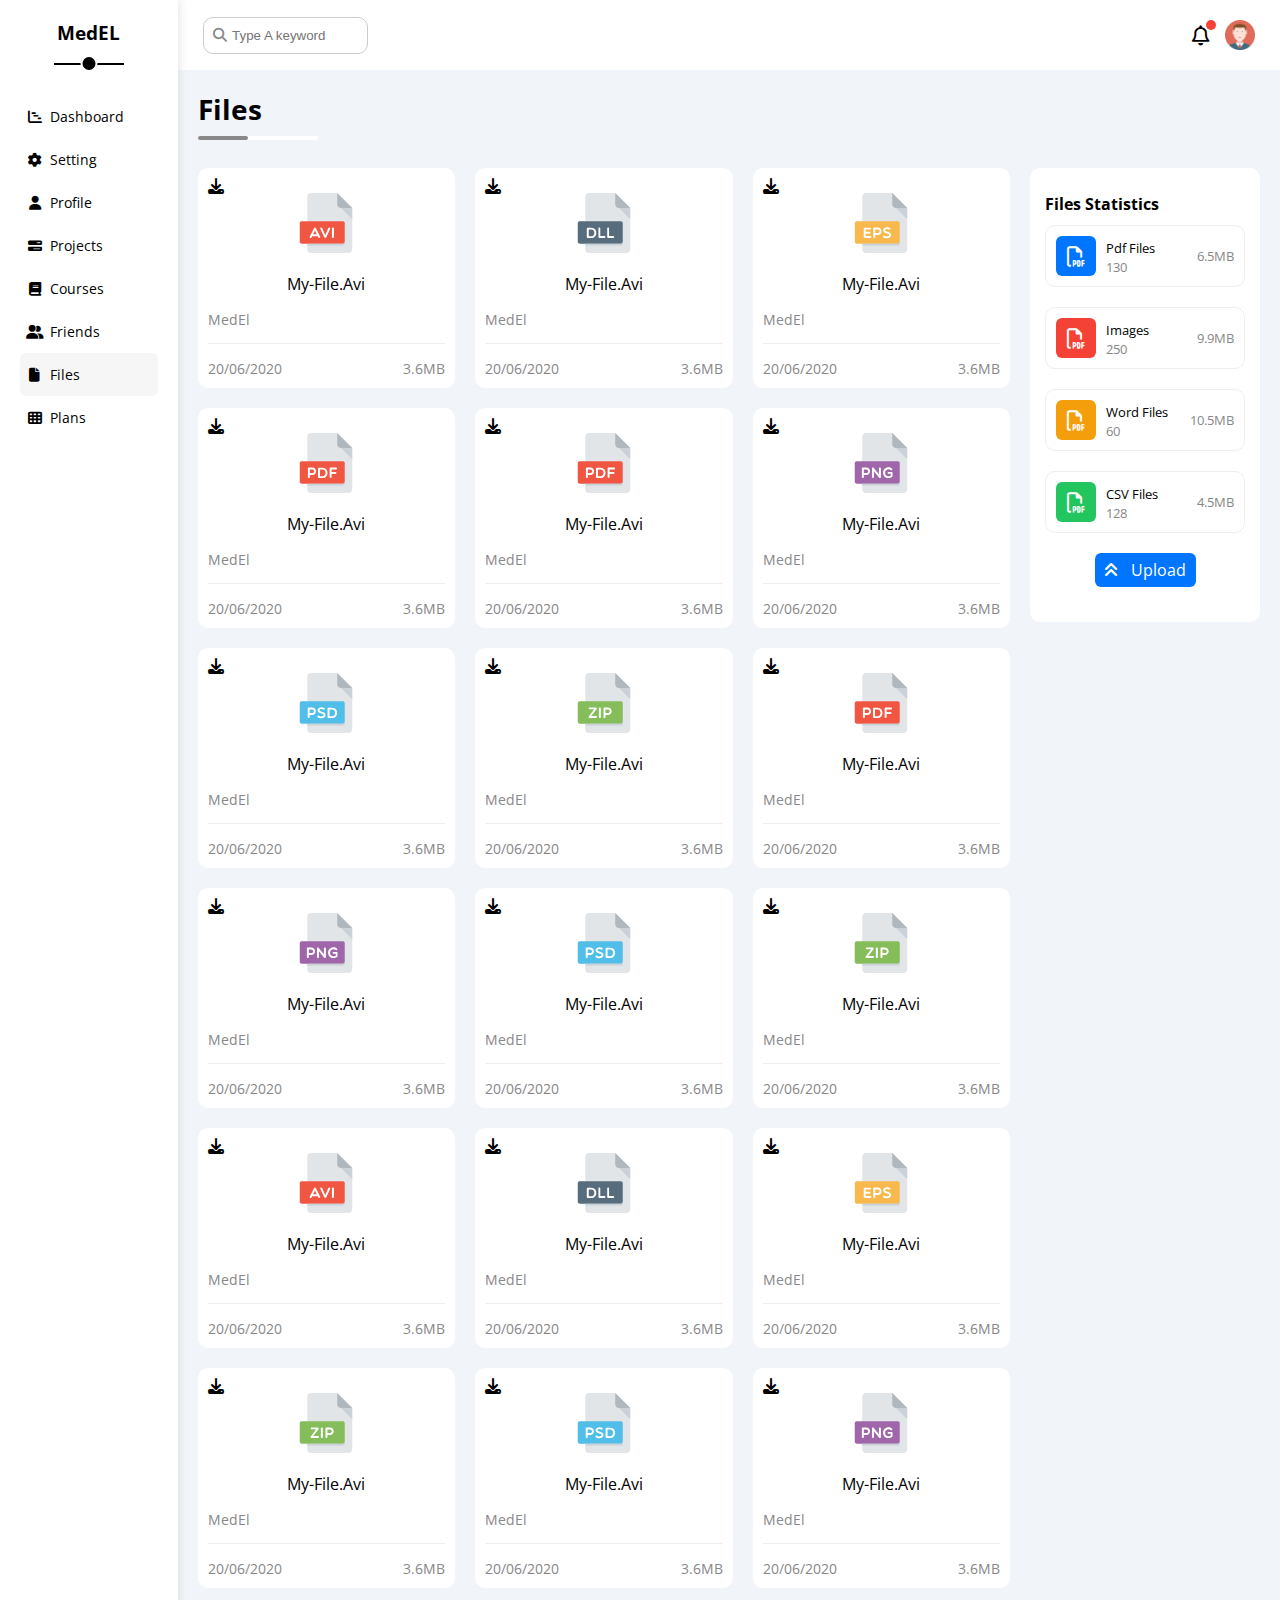
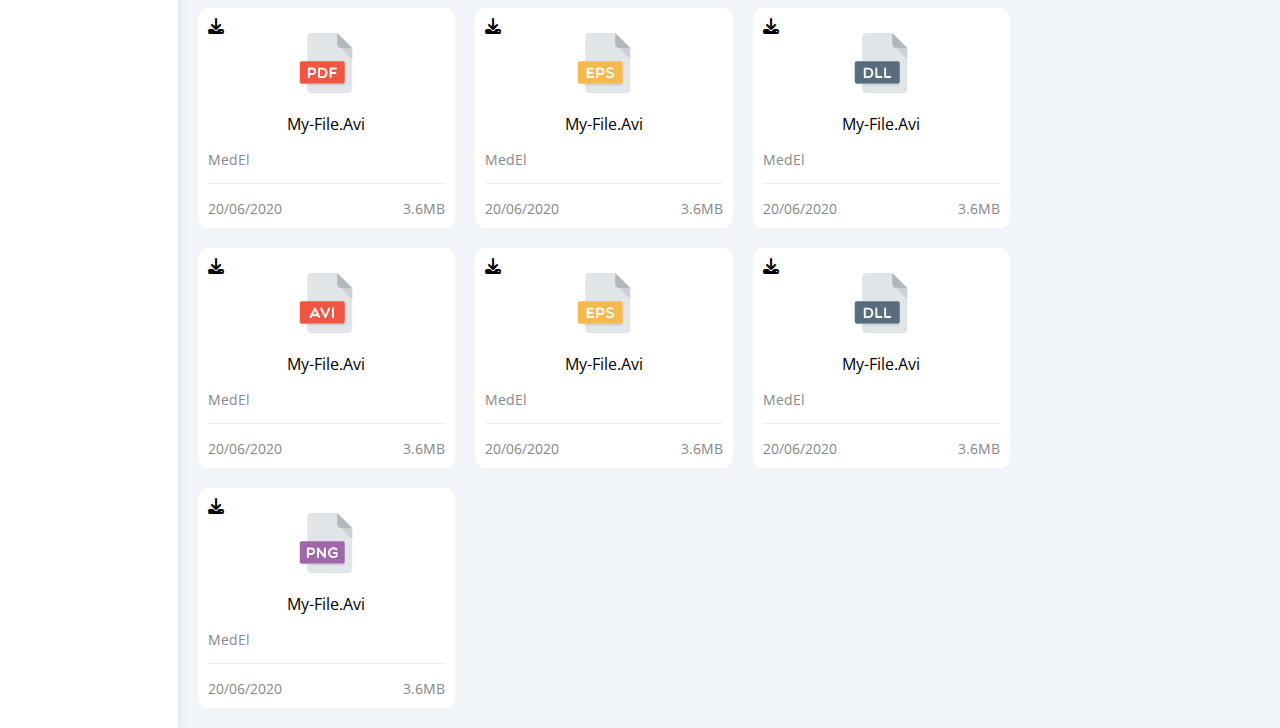
<file: files.html>
<!DOCTYPE html>
<html lang="en">

<head>
    <meta charset="UTF-8">
    <meta http-equiv="X-UA-Compatible" content="IE=edge">
    <meta name="viewport" content="width=device-width, initial-scale=1.0">
    <title>Files</title>
    <link rel="stylesheet" href="./CSS/all.min.css">
    <link rel="stylesheet" href="./CSS/framework.css">
    <link rel="stylesheet" href="./CSS/master.css">
    <link rel="preconnect" href="https://fonts.googleapis.com">
    <link rel="preconnect" href="https://fonts.gstatic.com" crossorigin>
    <link href="https://fonts.googleapis.com/css2?family=Open+Sans:wght@500;700;800&display=swap" rel="stylesheet">
</head>

<body>
    <div class="page d-flex">
        <div class="sidebar bg-white p-relative p-20">
            <h3 class="p-relative txt-c mt-0 mb-50">MedEL</h3>
            <ul>
                <li>
                    <a class="d-flex align-center fs-14 c-black rad-6 p-6 " href="index.html">
                        <i class="fa-solid fa-chart-gantt fa-fw"></i>
                        <span class="p-6">Dashboard</span>
                    </a>
                </li>
                <li>
                    <a class=" d-flex align-center fs-14 c-black rad-6 p-6 " href="setting.html">
                        <i class="fa-solid fa-gear fa-fw"></i>
                        <span class="p-6">setting</span>
                    </a>
                </li>
                <li>
                    <a class="d-flex align-center fs-14 c-black rad-6 p-6 " href="profile.html">
                        <i class="fa-solid fa-user fa-fw"></i>
                        <span class="p-6">profile</span>
                    </a>
                </li>
                <li>
                    <a class="d-flex align-center fs-14 c-black rad-6 p-6 " href="projects.html">
                        <i class="fa-solid fa-bars-progress fa-fw"></i>
                        <span class="p-6">projects</span>
                    </a>
                </li>
                <li>
                    <a class=" d-flex align-center fs-14 c-black rad-6 p-6 " href="courses.html">
                        <i class="fa-solid fa-book fa-fw"></i>
                        <span class="p-6">courses</span>
                    </a>
                </li>
                <li>
                    <a class=" d-flex align-center fs-14 c-black rad-6 p-6 " href="friends.html">
                        <i class="fa-solid fa-user-group fa-fw"></i>
                        <span class="p-6">friends</span>
                    </a>
                </li>
                <li>
                    <a class="active d-flex align-center fs-14 c-black rad-6 p-6 " href="files.html">
                        <i class="fa-solid fa-file fa-fw"></i>
                        <span class="p-6">files</span>
                    </a>
                </li>
                <li>
                    <a class=" d-flex align-center fs-14 c-black rad-6 p-6 " href="plans.html">
                        <i class="fa-solid fa-table-cells fa-fw"></i>
                        <span class="p-6">plans</span>
                    </a>
                </li>
            </ul>
        </div>
        <div class="content w-full h-full">
            <!-- start head  -->
            <div class="head h-70 between-flex p-25 bg-white ">
                <div>
                    <input type="search" placeholder="Type A keyword">
                </div>
                <span class="d-flex align-center">
                    <span class="icon"><i class="fa-regular fa-bell fa-lg"></i></span>
                    <img class="w-30 ml-15" src="./image/avatar.png" alt="avatar">
                </span>
            </div>
            <!-- End head  -->
            <h1 class="p-relative">files</h1>
            <div class="files-page m-20 d-flex gap-20">
                <div class="files d-grid gap-20">
                    <div class="file bg-white rad-10 p-10 p-relative">
                        <i class="fa-solid fa-download p-absolute"></i>
                        <div class="icon txt-c">
                            <img class="mt-15 mb-15" src="./image/Latest Uploads/avi.svg" alt="icon">
                        </div>
                        <div class="text txt-c mb-15">my-file.Avi</div>
                        <p class="c-grey fs-14">MedEl</p>
                        <div class="info d-flex between-flex fs-14 pt-15 c-grey">
                            <span>20/06/2020</span>
                            <span>3.6MB</span>
                        </div>
                    </div>
                    <div class="file bg-white rad-10 p-10 p-relative">
                        <i class="fa-solid fa-download p-absolute"></i>
                        <div class="icon txt-c">
                            <img class="mt-15 mb-15" src="./image/Latest Uploads/dll.svg" alt="icon">
                        </div>
                        <div class="text txt-c mb-15">my-file.Avi</div>
                        <p class="c-grey fs-14">MedEl</p>
                        <div class="info d-flex between-flex fs-14 pt-15 c-grey">
                            <span>20/06/2020</span>
                            <span>3.6MB</span>
                        </div>
                    </div>
                    <div class="file bg-white rad-10 p-10 p-relative">
                        <i class="fa-solid fa-download p-absolute"></i>
                        <div class="icon txt-c">
                            <img class="mt-15 mb-15" src="./image/Latest Uploads/eps.svg" alt="icon">
                        </div>
                        <div class="text txt-c mb-15">my-file.Avi</div>
                        <p class="c-grey fs-14">MedEl</p>
                        <div class="info d-flex between-flex fs-14 pt-15 c-grey">
                            <span>20/06/2020</span>
                            <span>3.6MB</span>
                        </div>
                    </div>
                    <div class="file bg-white rad-10 p-10 p-relative">
                        <i class="fa-solid fa-download p-absolute"></i>
                        <div class="icon txt-c">
                            <img class="mt-15 mb-15" src="./image/Latest Uploads/pdf.svg" alt="icon">
                        </div>
                        <div class="text txt-c mb-15">my-file.Avi</div>
                        <p class="c-grey fs-14">MedEl</p>
                        <div class="info d-flex between-flex fs-14 pt-15 c-grey">
                            <span>20/06/2020</span>
                            <span>3.6MB</span>
                        </div>
                    </div>
                    <div class="file bg-white rad-10 p-10 p-relative">
                        <i class="fa-solid fa-download p-absolute"></i>
                        <div class="icon txt-c">
                            <img class="mt-15 mb-15" src="./image/Latest Uploads/pdf.svg" alt="icon">
                        </div>
                        <div class="text txt-c mb-15">my-file.Avi</div>
                        <p class="c-grey fs-14">MedEl</p>
                        <div class="info d-flex between-flex fs-14 pt-15 c-grey">
                            <span>20/06/2020</span>
                            <span>3.6MB</span>
                        </div>
                    </div>
                    <div class="file bg-white rad-10 p-10 p-relative">
                        <i class="fa-solid fa-download p-absolute"></i>
                        <div class="icon txt-c">
                            <img class="mt-15 mb-15" src="./image/Latest Uploads/png.svg" alt="icon">
                        </div>
                        <div class="text txt-c mb-15">my-file.Avi</div>
                        <p class="c-grey fs-14">MedEl</p>
                        <div class="info d-flex between-flex fs-14 pt-15 c-grey">
                            <span>20/06/2020</span>
                            <span>3.6MB</span>
                        </div>
                    </div>
                    <div class="file bg-white rad-10 p-10 p-relative">
                        <i class="fa-solid fa-download p-absolute"></i>
                        <div class="icon txt-c">
                            <img class="mt-15 mb-15" src="./image/Latest Uploads/psd.svg" alt="icon">
                        </div>
                        <div class="text txt-c mb-15">my-file.Avi</div>
                        <p class="c-grey fs-14">MedEl</p>
                        <div class="info d-flex between-flex fs-14 pt-15 c-grey">
                            <span>20/06/2020</span>
                            <span>3.6MB</span>
                        </div>
                    </div>
                    <div class="file bg-white rad-10 p-10 p-relative">
                        <i class="fa-solid fa-download p-absolute"></i>
                        <div class="icon txt-c">
                            <img class="mt-15 mb-15" src="./image/Latest Uploads/zip.svg" alt="icon">
                        </div>
                        <div class="text txt-c mb-15">my-file.Avi</div>
                        <p class="c-grey fs-14">MedEl</p>
                        <div class="info d-flex between-flex fs-14 pt-15 c-grey">
                            <span>20/06/2020</span>
                            <span>3.6MB</span>
                        </div>
                    </div>
                    <div class="file bg-white rad-10 p-10 p-relative">
                        <i class="fa-solid fa-download p-absolute"></i>
                        <div class="icon txt-c">
                            <img class="mt-15 mb-15" src="./image/Latest Uploads/pdf.svg" alt="icon">
                        </div>
                        <div class="text txt-c mb-15">my-file.Avi</div>
                        <p class="c-grey fs-14">MedEl</p>
                        <div class="info d-flex between-flex fs-14 pt-15 c-grey">
                            <span>20/06/2020</span>
                            <span>3.6MB</span>
                        </div>
                    </div>
                    <div class="file bg-white rad-10 p-10 p-relative">
                        <i class="fa-solid fa-download p-absolute"></i>
                        <div class="icon txt-c">
                            <img class="mt-15 mb-15" src="./image/Latest Uploads/png.svg" alt="icon">
                        </div>
                        <div class="text txt-c mb-15">my-file.Avi</div>
                        <p class="c-grey fs-14">MedEl</p>
                        <div class="info d-flex between-flex fs-14 pt-15 c-grey">
                            <span>20/06/2020</span>
                            <span>3.6MB</span>
                        </div>
                    </div>
                    <div class="file bg-white rad-10 p-10 p-relative">
                        <i class="fa-solid fa-download p-absolute"></i>
                        <div class="icon txt-c">
                            <img class="mt-15 mb-15" src="./image/Latest Uploads/psd.svg" alt="icon">
                        </div>
                        <div class="text txt-c mb-15">my-file.Avi</div>
                        <p class="c-grey fs-14">MedEl</p>
                        <div class="info d-flex between-flex fs-14 pt-15 c-grey">
                            <span>20/06/2020</span>
                            <span>3.6MB</span>
                        </div>
                    </div>
                    <div class="file bg-white rad-10 p-10 p-relative">
                        <i class="fa-solid fa-download p-absolute"></i>
                        <div class="icon txt-c">
                            <img class="mt-15 mb-15" src="./image/Latest Uploads/zip.svg" alt="icon">
                        </div>
                        <div class="text txt-c mb-15">my-file.Avi</div>
                        <p class="c-grey fs-14">MedEl</p>
                        <div class="info d-flex between-flex fs-14 pt-15 c-grey">
                            <span>20/06/2020</span>
                            <span>3.6MB</span>
                        </div>
                    </div>
                    <div class="file bg-white rad-10 p-10 p-relative">
                        <i class="fa-solid fa-download p-absolute"></i>
                        <div class="icon txt-c">
                            <img class="mt-15 mb-15" src="./image/Latest Uploads/avi.svg" alt="icon">
                        </div>
                        <div class="text txt-c mb-15">my-file.Avi</div>
                        <p class="c-grey fs-14">MedEl</p>
                        <div class="info d-flex between-flex fs-14 pt-15 c-grey">
                            <span>20/06/2020</span>
                            <span>3.6MB</span>
                        </div>
                    </div>
                    <div class="file bg-white rad-10 p-10 p-relative">
                        <i class="fa-solid fa-download p-absolute"></i>
                        <div class="icon txt-c">
                            <img class="mt-15 mb-15" src="./image/Latest Uploads/dll.svg" alt="icon">
                        </div>
                        <div class="text txt-c mb-15">my-file.Avi</div>
                        <p class="c-grey fs-14">MedEl</p>
                        <div class="info d-flex between-flex fs-14 pt-15 c-grey">
                            <span>20/06/2020</span>
                            <span>3.6MB</span>
                        </div>
                    </div>
                    <div class="file bg-white rad-10 p-10 p-relative">
                        <i class="fa-solid fa-download p-absolute"></i>
                        <div class="icon txt-c">
                            <img class="mt-15 mb-15" src="./image/Latest Uploads/eps.svg" alt="icon">
                        </div>
                        <div class="text txt-c mb-15">my-file.Avi</div>
                        <p class="c-grey fs-14">MedEl</p>
                        <div class="info d-flex between-flex fs-14 pt-15 c-grey">
                            <span>20/06/2020</span>
                            <span>3.6MB</span>
                        </div>
                    </div>
                    <div class="file bg-white rad-10 p-10 p-relative">
                        <i class="fa-solid fa-download p-absolute"></i>
                        <div class="icon txt-c">
                            <img class="mt-15 mb-15" src="./image/Latest Uploads/zip.svg" alt="icon">
                        </div>
                        <div class="text txt-c mb-15">my-file.Avi</div>
                        <p class="c-grey fs-14">MedEl</p>
                        <div class="info d-flex between-flex fs-14 pt-15 c-grey">
                            <span>20/06/2020</span>
                            <span>3.6MB</span>
                        </div>
                    </div>
                    <div class="file bg-white rad-10 p-10 p-relative">
                        <i class="fa-solid fa-download p-absolute"></i>
                        <div class="icon txt-c">
                            <img class="mt-15 mb-15" src="./image/Latest Uploads/psd.svg" alt="icon">
                        </div>
                        <div class="text txt-c mb-15">my-file.Avi</div>
                        <p class="c-grey fs-14">MedEl</p>
                        <div class="info d-flex between-flex fs-14 pt-15 c-grey">
                            <span>20/06/2020</span>
                            <span>3.6MB</span>
                        </div>
                    </div>
                    <div class="file bg-white rad-10 p-10 p-relative">
                        <i class="fa-solid fa-download p-absolute"></i>
                        <div class="icon txt-c">
                            <img class="mt-15 mb-15" src="./image/Latest Uploads/png.svg" alt="icon">
                        </div>
                        <div class="text txt-c mb-15">my-file.Avi</div>
                        <p class="c-grey fs-14">MedEl</p>
                        <div class="info d-flex between-flex fs-14 pt-15 c-grey">
                            <span>20/06/2020</span>
                            <span>3.6MB</span>
                        </div>
                    </div>
                    <div class="file bg-white rad-10 p-10 p-relative">
                        <i class="fa-solid fa-download p-absolute"></i>
                        <div class="icon txt-c">
                            <img class="mt-15 mb-15" src="./image/Latest Uploads/pdf.svg" alt="icon">
                        </div>
                        <div class="text txt-c mb-15">my-file.Avi</div>
                        <p class="c-grey fs-14">MedEl</p>
                        <div class="info d-flex between-flex fs-14 pt-15 c-grey">
                            <span>20/06/2020</span>
                            <span>3.6MB</span>
                        </div>
                    </div>
                    <div class="file bg-white rad-10 p-10 p-relative">
                        <i class="fa-solid fa-download p-absolute"></i>
                        <div class="icon txt-c">
                            <img class="mt-15 mb-15" src="./image/Latest Uploads/eps.svg" alt="icon">
                        </div>
                        <div class="text txt-c mb-15">my-file.Avi</div>
                        <p class="c-grey fs-14">MedEl</p>
                        <div class="info d-flex between-flex fs-14 pt-15 c-grey">
                            <span>20/06/2020</span>
                            <span>3.6MB</span>
                        </div>
                    </div>
                    <div class="file bg-white rad-10 p-10 p-relative">
                        <i class="fa-solid fa-download p-absolute"></i>
                        <div class="icon txt-c">
                            <img class="mt-15 mb-15" src="./image/Latest Uploads/dll.svg" alt="icon">
                        </div>
                        <div class="text txt-c mb-15">my-file.Avi</div>
                        <p class="c-grey fs-14">MedEl</p>
                        <div class="info d-flex between-flex fs-14 pt-15 c-grey">
                            <span>20/06/2020</span>
                            <span>3.6MB</span>
                        </div>
                    </div>
                    <div class="file bg-white rad-10 p-10 p-relative">
                        <i class="fa-solid fa-download p-absolute"></i>
                        <div class="icon txt-c">
                            <img class="mt-15 mb-15" src="./image/Latest Uploads/avi.svg" alt="icon">
                        </div>
                        <div class="text txt-c mb-15">my-file.Avi</div>
                        <p class="c-grey fs-14">MedEl</p>
                        <div class="info d-flex between-flex fs-14 pt-15 c-grey">
                            <span>20/06/2020</span>
                            <span>3.6MB</span>
                        </div>
                    </div>
                    <div class="file bg-white rad-10 p-10 p-relative">
                        <i class="fa-solid fa-download p-absolute"></i>
                        <div class="icon txt-c">
                            <img class="mt-15 mb-15" src="./image/Latest Uploads/eps.svg" alt="icon">
                        </div>
                        <div class="text txt-c mb-15">my-file.Avi</div>
                        <p class="c-grey fs-14">MedEl</p>
                        <div class="info d-flex between-flex fs-14 pt-15 c-grey">
                            <span>20/06/2020</span>
                            <span>3.6MB</span>
                        </div>
                    </div>
                    <div class="file bg-white rad-10 p-10 p-relative">
                        <i class="fa-solid fa-download p-absolute"></i>
                        <div class="icon txt-c">
                            <img class="mt-15 mb-15" src="./image/Latest Uploads/dll.svg" alt="icon">
                        </div>
                        <div class="text txt-c mb-15">my-file.Avi</div>
                        <p class="c-grey fs-14">MedEl</p>
                        <div class="info d-flex between-flex fs-14 pt-15 c-grey">
                            <span>20/06/2020</span>
                            <span>3.6MB</span>
                        </div>
                    </div>
                    <div class="file bg-white rad-10 p-10 p-relative">
                        <i class="fa-solid fa-download p-absolute"></i>
                        <div class="icon txt-c">
                            <img class="mt-15 mb-15" src="./image/Latest Uploads/png.svg" alt="icon">
                        </div>
                        <div class="text txt-c mb-15">my-file.Avi</div>
                        <p class="c-grey fs-14">MedEl</p>
                        <div class="info d-flex between-flex fs-14 pt-15 c-grey">
                            <span>20/06/2020</span>
                            <span>3.6MB</span>
                        </div>
                    </div>
                </div>
                <div class="files-statistics bg-white rad-10 p-15">
                    <h4 class="mt-10 mb-10">Files statistics</h4>
                    <div class="info">
                    <div class=" d-flex align-center ">
                        <i class="fa-regular fa-file-pdf fa-lg icon bg-blue d-flex center-flex c-white rad-6"></i>
                        <div>
                            <span class="fs-13">Pdf Files</span>
                            <span class="d-block fs-13 c-grey">130</span>
                        </div>
                        <div class="size fs-13 c-grey">6.5MB</div>
                    </div>
                </div>
                    <div class="info">
                    <div class=" d-flex align-center ">
                        <i class="fa-regular fa-file-pdf fa-lg icon bg-red d-flex center-flex c-white rad-6"></i>
                        <div>
                            <span class="fs-13">Images</span>
                            <span class="d-block fs-13 c-grey">250</span>
                        </div>
                        <div class="size fs-13 c-grey">9.9MB</div>
                    </div>
                </div>
                    <div class="info">
                    <div class=" d-flex align-center ">
                        <i class="fa-regular fa-file-pdf fa-lg icon bg-orange d-flex center-flex c-white rad-6"></i>
                        <div>
                            <span class="fs-13">Word Files</span>
                            <span class="d-block fs-13 c-grey">60</span>
                        </div>
                        <div class="size fs-13 c-grey">10.5MB</div>
                    </div>
                </div>
                    <div class="info">
                    <div class=" d-flex align-center ">
                        <i class="fa-regular fa-file-pdf fa-lg icon bg-green d-flex center-flex c-white rad-6"></i>
                        <div>
                            <span class="fs-13">CSV Files</span>
                            <span class="d-block fs-13 c-grey">128</span>
                        </div>
                        <div class="size fs-13 c-grey">4.5MB</div>
                    </div>
                </div>
                <a class="c-white bg-blue btn-shape w-fit d-block" href="#">
                    <i class="fa-solid fa-angles-up mr-10"></i>
                    Upload
                </a>
            </div>
        </div>
</body>

</html>
</file>
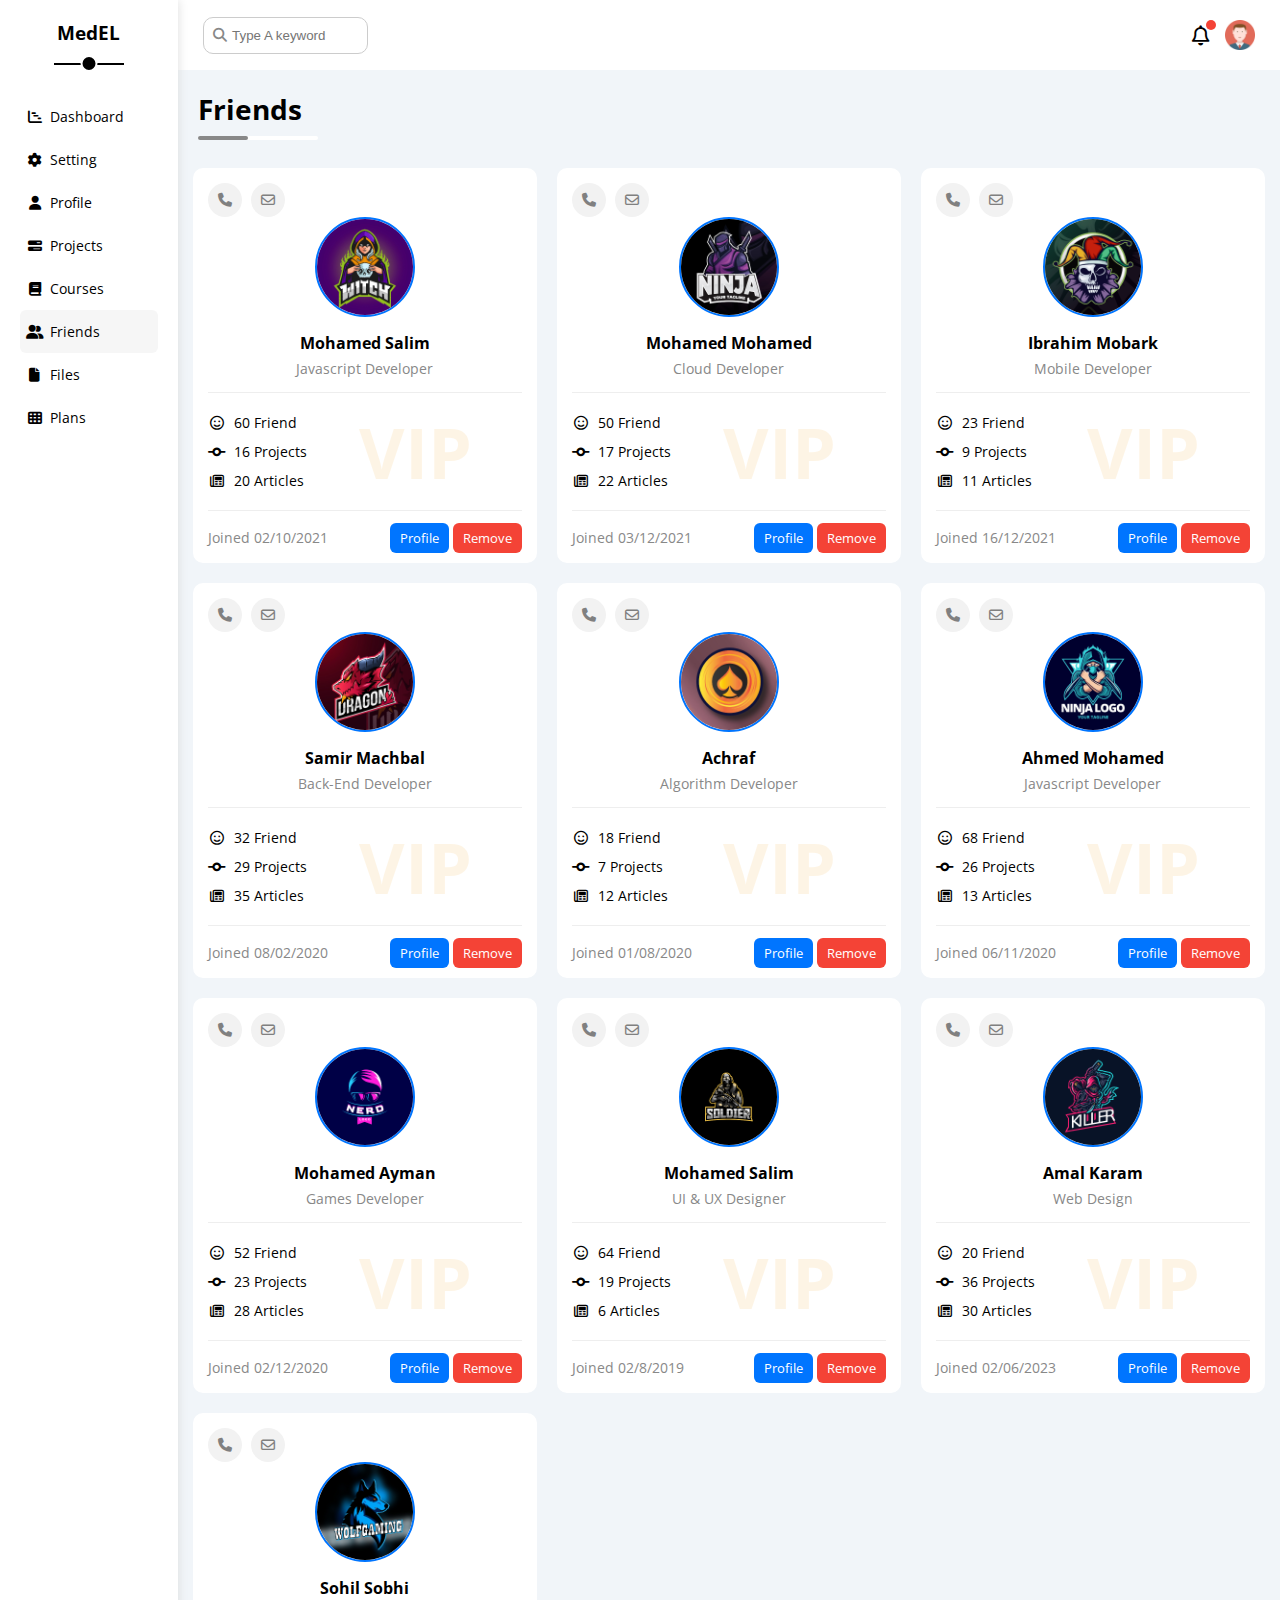
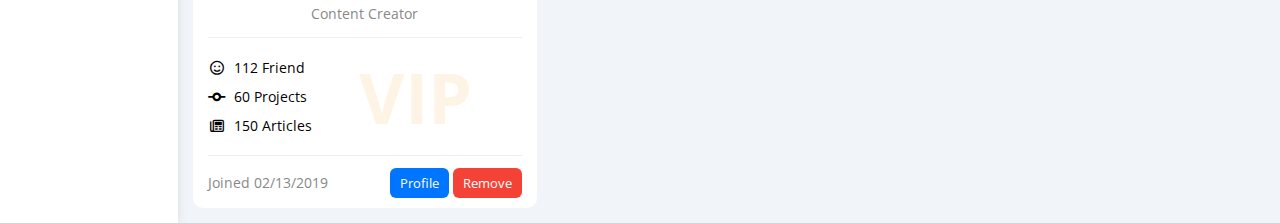
<file: friends.html>
<!DOCTYPE html>
<html lang="en">

<head>
    <meta charset="UTF-8">
    <meta http-equiv="X-UA-Compatible" content="IE=edge">
    <meta name="viewport" content="width=device-width, initial-scale=1.0">
    <title>Friends</title>
    <link rel="stylesheet" href="./CSS/all.min.css">
    <link rel="stylesheet" href="./CSS/framework.css">
    <link rel="stylesheet" href="./CSS/master.css">
    <link rel="preconnect" href="https://fonts.googleapis.com">
    <link rel="preconnect" href="https://fonts.gstatic.com" crossorigin>
    <link href="https://fonts.googleapis.com/css2?family=Open+Sans:wght@500;700;800&display=swap" rel="stylesheet">
</head>

<body>
    <div class="page d-flex">
        <div class="sidebar bg-white p-relative p-20">
            <h3 class="p-relative txt-c mt-0 mb-50">MedEL</h3>
            <ul>
                <li>
                    <a class="d-flex align-center fs-14 c-black rad-6 p-6 " href="index.html">
                        <i class="fa-solid fa-chart-gantt fa-fw"></i>
                        <span class="p-6">Dashboard</span>
                    </a>
                </li>
                <li>
                    <a class=" d-flex align-center fs-14 c-black rad-6 p-6 " href="setting.html">
                        <i class="fa-solid fa-gear fa-fw"></i>
                        <span class="p-6">setting</span>
                    </a>
                </li>
                <li>
                    <a class="d-flex align-center fs-14 c-black rad-6 p-6 " href="profile.html">
                        <i class="fa-solid fa-user fa-fw"></i>
                        <span class="p-6">profile</span>
                    </a>
                </li>
                <li>
                    <a class="d-flex align-center fs-14 c-black rad-6 p-6 " href="projects.html">
                        <i class="fa-solid fa-bars-progress fa-fw"></i>
                        <span class="p-6">projects</span>
                    </a>
                </li>
                <li>
                    <a class=" d-flex align-center fs-14 c-black rad-6 p-6 " href="courses.html">
                        <i class="fa-solid fa-book fa-fw"></i>
                        <span class="p-6">courses</span>
                    </a>
                </li>
                <li>
                    <a class="active d-flex align-center fs-14 c-black rad-6 p-6 " href="friends.html">
                        <i class="fa-solid fa-user-group fa-fw"></i>
                        <span class="p-6">friends</span>
                    </a>
                </li>
                <li>
                    <a class=" d-flex align-center fs-14 c-black rad-6 p-6 " href="Files.html">
                        <i class="fa-solid fa-file fa-fw"></i>
                        <span class="p-6">files</span>
                    </a>
                </li>
                <li>
                    <a class=" d-flex align-center fs-14 c-black rad-6 p-6 " href="Plans.html">
                        <i class="fa-solid fa-table-cells fa-fw"></i>
                        <span class="p-6">plans</span>
                    </a>
                </li>
            </ul>
        </div>
        <div class="content w-full h-full">
            <!-- start head  -->
            <div class="head h-70 between-flex p-25 bg-white ">
                <div>
                    <input type="search" placeholder="Type A keyword">
                </div>
                <span class="d-flex align-center">
                    <span class="icon"><i class="fa-regular fa-bell fa-lg"></i></span>
                    <img class="w-30 ml-15" src="./image/avatar.png" alt="avatar">
                </span>
            </div>
            <!-- End head  -->
            <h1 class="p-relative">Friends</h1>
            <div class="friends-page d-grid gap-20 m-15">
                <div class="friend bg-white rad-10 p-15">
                    <div class="contact">
                        <i class="fa-solid fa-phone"></i>
                        <i class="fa-regular fa-envelope"></i>
                    </div>
                    <div class="name">
                        <img src="./image/freinds/friend-01.jpg" alt="image">
                        <h4 class="mb-0 mt-10 txt-c">Mohamed Salim</h4>
                        <p class="fs-14 mt-5 c-grey txt-c">Javascript developer</p>
                    </div>
                    <div class="text fs-14">
                        <div>
                            <i class="fa-regular fa-face-smile fa-fw mr-5"></i>
                            <span>60 friend</span>
                        </div>
                        <div>
                            <i class="fa-solid fa-code-commit fa-fw mr-5"></i>
                            <span>16 projects</span>
                        </div>
                        <div>
                            <i class="fa-regular fa-newspaper fa-fw mr-5"></i>
                            <span>20 articles</span>
                        </div>
                        <span class="vip">VIP</span>
                    </div>
                    <div class="info d-flex between-flex pt-15 ">
                        <span class="fs-14 c-grey">Joined 02/10/2021</span>
                        <div>
                            <a class="btn-shape bg-blue c-white fs-13" href="#">profile</a>
                            <a class="btn-shape bg-red c-white fs-13" href="#">remove</a>
                        </div>
                    </div>
                </div>
                <div class="friend bg-white rad-10 p-15">
                    <div class="contact">
                        <i class="fa-solid fa-phone"></i>
                        <i class="fa-regular fa-envelope"></i>
                    </div>
                    <div class="name">
                        <img src="./image/freinds/friend-02.jpg" alt="image">
                        <h4 class="mb-0 mt-10 txt-c">Mohamed Mohamed</h4>
                        <p class="fs-14 mt-5 c-grey txt-c">Cloud Developer</p>
                    </div>
                    <div class="text fs-14">
                        <div>
                            <i class="fa-regular fa-face-smile fa-fw mr-5"></i>
                            <span>50 friend</span>
                        </div>
                        <div>
                            <i class="fa-solid fa-code-commit fa-fw mr-5"></i>
                            <span>17 projects</span>
                        </div>
                        <div>
                            <i class="fa-regular fa-newspaper fa-fw mr-5"></i>
                            <span>22 articles</span>
                        </div>
                        <span class="vip">VIP</span>
                    </div>
                    <div class="info d-flex between-flex pt-15 ">
                        <span class="fs-14 c-grey">Joined 03/12/2021</span>
                        <div>
                            <a class="btn-shape bg-blue c-white fs-13" href="#">profile</a>
                            <a class="btn-shape bg-red c-white fs-13" href="#">remove</a>
                        </div>
                    </div>
                </div>
                <div class="friend bg-white rad-10 p-15">
                    <div class="contact">
                        <i class="fa-solid fa-phone"></i>
                        <i class="fa-regular fa-envelope"></i>
                    </div>
                    <div class="name">
                        <img src="./image/freinds/friend-03.jpg" alt="image">
                        <h4 class="mb-0 mt-10 txt-c">Ibrahim mobark</h4>
                        <p class="fs-14 mt-5 c-grey txt-c">Mobile developer</p>
                    </div>
                    <div class="text fs-14">
                        <div>
                            <i class="fa-regular fa-face-smile fa-fw mr-5"></i>
                            <span>23 friend</span>
                        </div>
                        <div>
                            <i class="fa-solid fa-code-commit fa-fw mr-5"></i>
                            <span>9 projects</span>
                        </div>
                        <div>
                            <i class="fa-regular fa-newspaper fa-fw mr-5"></i>
                            <span>11 articles</span>
                        </div>
                        <span class="vip">VIP</span>
                    </div>
                    <div class="info d-flex between-flex pt-15 ">
                        <span class="fs-14 c-grey">Joined 16/12/2021</span>
                        <div>
                            <a class="btn-shape bg-blue c-white fs-13" href="#">profile</a>
                            <a class="btn-shape bg-red c-white fs-13" href="#">remove</a>
                        </div>
                    </div>
                </div>
                <div class="friend bg-white rad-10 p-15">
                    <div class="contact">
                        <i class="fa-solid fa-phone"></i>
                        <i class="fa-regular fa-envelope"></i>
                    </div>
                    <div class="name">
                        <img src="./image/freinds/friend-04.jpg" alt="image">
                        <h4 class="mb-0 mt-10 txt-c">samir machbal</h4>
                        <p class="fs-14 mt-5 c-grey txt-c">Back-end developer</p>
                    </div>
                    <div class="text fs-14">
                        <div>
                            <i class="fa-regular fa-face-smile fa-fw mr-5"></i>
                            <span>32 friend</span>
                        </div>
                        <div>
                            <i class="fa-solid fa-code-commit fa-fw mr-5"></i>
                            <span>29 projects</span>
                        </div>
                        <div>
                            <i class="fa-regular fa-newspaper fa-fw mr-5"></i>
                            <span>35 articles</span>
                        </div>
                        <span class="vip">VIP</span>
                    </div>
                    <div class="info d-flex between-flex pt-15 ">
                        <span class="fs-14 c-grey">Joined 08/02/2020</span>
                        <div>
                            <a class="btn-shape bg-blue c-white fs-13" href="#">profile</a>
                            <a class="btn-shape bg-red c-white fs-13" href="#">remove</a>
                        </div>
                    </div>
                </div>
                <div class="friend bg-white rad-10 p-15">
                    <div class="contact">
                        <i class="fa-solid fa-phone"></i>
                        <i class="fa-regular fa-envelope"></i>
                    </div>
                    <div class="name">
                        <img src="./image/freinds/friend-05.jpg" alt="image">
                        <h4 class="mb-0 mt-10 txt-c">achraf</h4>
                        <p class="fs-14 mt-5 c-grey txt-c">algorithm developer</p>
                    </div>
                    <div class="text fs-14">
                        <div>
                            <i class="fa-regular fa-face-smile fa-fw mr-5"></i>
                            <span>18 friend</span>
                        </div>
                        <div>
                            <i class="fa-solid fa-code-commit fa-fw mr-5"></i>
                            <span>7 projects</span>
                        </div>
                        <div>
                            <i class="fa-regular fa-newspaper fa-fw mr-5"></i>
                            <span>12 articles</span>
                        </div>
                        <span class="vip">VIP</span>
                    </div>
                    <div class="info d-flex between-flex pt-15 ">
                        <span class="fs-14 c-grey">Joined 01/08/2020</span>
                        <div>
                            <a class="btn-shape bg-blue c-white fs-13" href="#">profile</a>
                            <a class="btn-shape bg-red c-white fs-13" href="#">remove</a>
                        </div>
                    </div>
                </div>
                <div class="friend bg-white rad-10 p-15">
                    <div class="contact">
                        <i class="fa-solid fa-phone"></i>
                        <i class="fa-regular fa-envelope"></i>
                    </div>
                    <div class="name">
                        <img src="./image/freinds/friend-06.jpg" alt="image">
                        <h4 class="mb-0 mt-10 txt-c">ahmed Mohamed</h4>
                        <p class="fs-14 mt-5 c-grey txt-c">Javascript developer</p>
                    </div>
                    <div class="text fs-14">
                        <div>
                            <i class="fa-regular fa-face-smile fa-fw mr-5"></i>
                            <span>68 friend</span>
                        </div>
                        <div>
                            <i class="fa-solid fa-code-commit fa-fw mr-5"></i>
                            <span>26 projects</span>
                        </div>
                        <div>
                            <i class="fa-regular fa-newspaper fa-fw mr-5"></i>
                            <span>13 articles</span>
                        </div>
                        <span class="vip">VIP</span>
                    </div>
                    <div class="info d-flex between-flex pt-15 ">
                        <span class="fs-14 c-grey">Joined 06/11/2020</span>
                        <div>
                            <a class="btn-shape bg-blue c-white fs-13" href="#">profile</a>
                            <a class="btn-shape bg-red c-white fs-13" href="#">remove</a>
                        </div>
                    </div>
                </div>
                <div class="friend bg-white rad-10 p-15">
                    <div class="contact">
                        <i class="fa-solid fa-phone"></i>
                        <i class="fa-regular fa-envelope"></i>
                    </div>
                    <div class="name">
                        <img src="./image/freinds/friend-07.jpg" alt="image">
                        <h4 class="mb-0 mt-10 txt-c">Mohamed ayman</h4>
                        <p class="fs-14 mt-5 c-grey txt-c">games developer</p>
                    </div>
                    <div class="text fs-14">
                        <div>
                            <i class="fa-regular fa-face-smile fa-fw mr-5"></i>
                            <span>52 friend</span>
                        </div>
                        <div>
                            <i class="fa-solid fa-code-commit fa-fw mr-5"></i>
                            <span>23 projects</span>
                        </div>
                        <div>
                            <i class="fa-regular fa-newspaper fa-fw mr-5"></i>
                            <span>28 articles</span>
                        </div>
                        <span class="vip">VIP</span>
                    </div>
                    <div class="info d-flex between-flex pt-15 ">
                        <span class="fs-14 c-grey">Joined 02/12/2020</span>
                        <div>
                            <a class="btn-shape bg-blue c-white fs-13" href="#">profile</a>
                            <a class="btn-shape bg-red c-white fs-13" href="#">remove</a>
                        </div>
                    </div>
                </div>
                <div class="friend bg-white rad-10 p-15">
                    <div class="contact">
                        <i class="fa-solid fa-phone"></i>
                        <i class="fa-regular fa-envelope"></i>
                    </div>
                    <div class="name">
                        <img src="./image/freinds/friend-08.jpg" alt="image">
                        <h4 class="mb-0 mt-10 txt-c">Mohamed Salim</h4>
                        <p class="fs-14 mt-5 c-grey txt-c"> UI & UX Designer</p>
                    </div>
                    <div class="text fs-14">
                        <div>
                            <i class="fa-regular fa-face-smile fa-fw mr-5"></i>
                            <span>64 friend</span>
                        </div>
                        <div>
                            <i class="fa-solid fa-code-commit fa-fw mr-5"></i>
                            <span>19 projects</span>
                        </div>
                        <div>
                            <i class="fa-regular fa-newspaper fa-fw mr-5"></i>
                            <span>6 articles</span>
                        </div>
                        <span class="vip">VIP</span>
                    </div>
                    <div class="info d-flex between-flex pt-15 ">
                        <span class="fs-14 c-grey">Joined 02/8/2019</span>
                        <div>
                            <a class="btn-shape bg-blue c-white fs-13" href="#">profile</a>
                            <a class="btn-shape bg-red c-white fs-13" href="#">remove</a>
                        </div>
                    </div>
                </div>
                <div class="friend bg-white rad-10 p-15">
                    <div class="contact">
                        <i class="fa-solid fa-phone"></i>
                        <i class="fa-regular fa-envelope"></i>
                    </div>
                    <div class="name">
                        <img src="./image/freinds/friend-09.jpg" alt="image">
                        <h4 class="mb-0 mt-10 txt-c"> Amal Karam</h4>
                        <p class="fs-14 mt-5 c-grey txt-c"> Web Design</p>
                    </div>
                    <div class="text fs-14">
                        <div>
                            <i class="fa-regular fa-face-smile fa-fw mr-5"></i>
                            <span>20 friend</span>
                        </div>
                        <div>
                            <i class="fa-solid fa-code-commit fa-fw mr-5"></i>
                            <span>36 projects</span>
                        </div>
                        <div>
                            <i class="fa-regular fa-newspaper fa-fw mr-5"></i>
                            <span>30 articles</span>
                        </div>
                        <span class="vip">VIP</span>
                    </div>
                    <div class="info d-flex between-flex pt-15 ">
                        <span class="fs-14 c-grey">Joined 02/06/2023</span>
                        <div>
                            <a class="btn-shape bg-blue c-white fs-13" href="#">profile</a>
                            <a class="btn-shape bg-red c-white fs-13" href="#">remove</a>
                        </div>
                    </div>
                </div>
                <div class="friend bg-white rad-10 p-15">
                    <div class="contact">
                        <i class="fa-solid fa-phone"></i>
                        <i class="fa-regular fa-envelope"></i>
                    </div>
                    <div class="name">
                        <img src="./image/freinds/friend-10.jpg" alt="image">
                        <h4 class="mb-0 mt-10 txt-c">Sohil sobhi</h4>
                        <p class="fs-14 mt-5 c-grey txt-c">Content creator</p>
                    </div>
                    <div class="text fs-14">
                        <div>
                            <i class="fa-regular fa-face-smile fa-fw mr-5"></i>
                            <span>112 friend</span>
                        </div>
                        <div>
                            <i class="fa-solid fa-code-commit fa-fw mr-5"></i>
                            <span>60 projects</span>
                        </div>
                        <div>
                            <i class="fa-regular fa-newspaper fa-fw mr-5"></i>
                            <span>150 articles</span>
                        </div>
                        <span class="vip">VIP</span>
                    </div>
                    <div class="info d-flex between-flex pt-15 ">
                        <span class="fs-14 c-grey">Joined 02/13/2019</span>
                        <div>
                            <a class="btn-shape bg-blue c-white fs-13" href="#">profile</a>
                            <a class="btn-shape bg-red c-white fs-13" href="#">remove</a>
                        </div>
                    </div>
                </div>
            </div>
        </div>
</body>

</html>
</file>
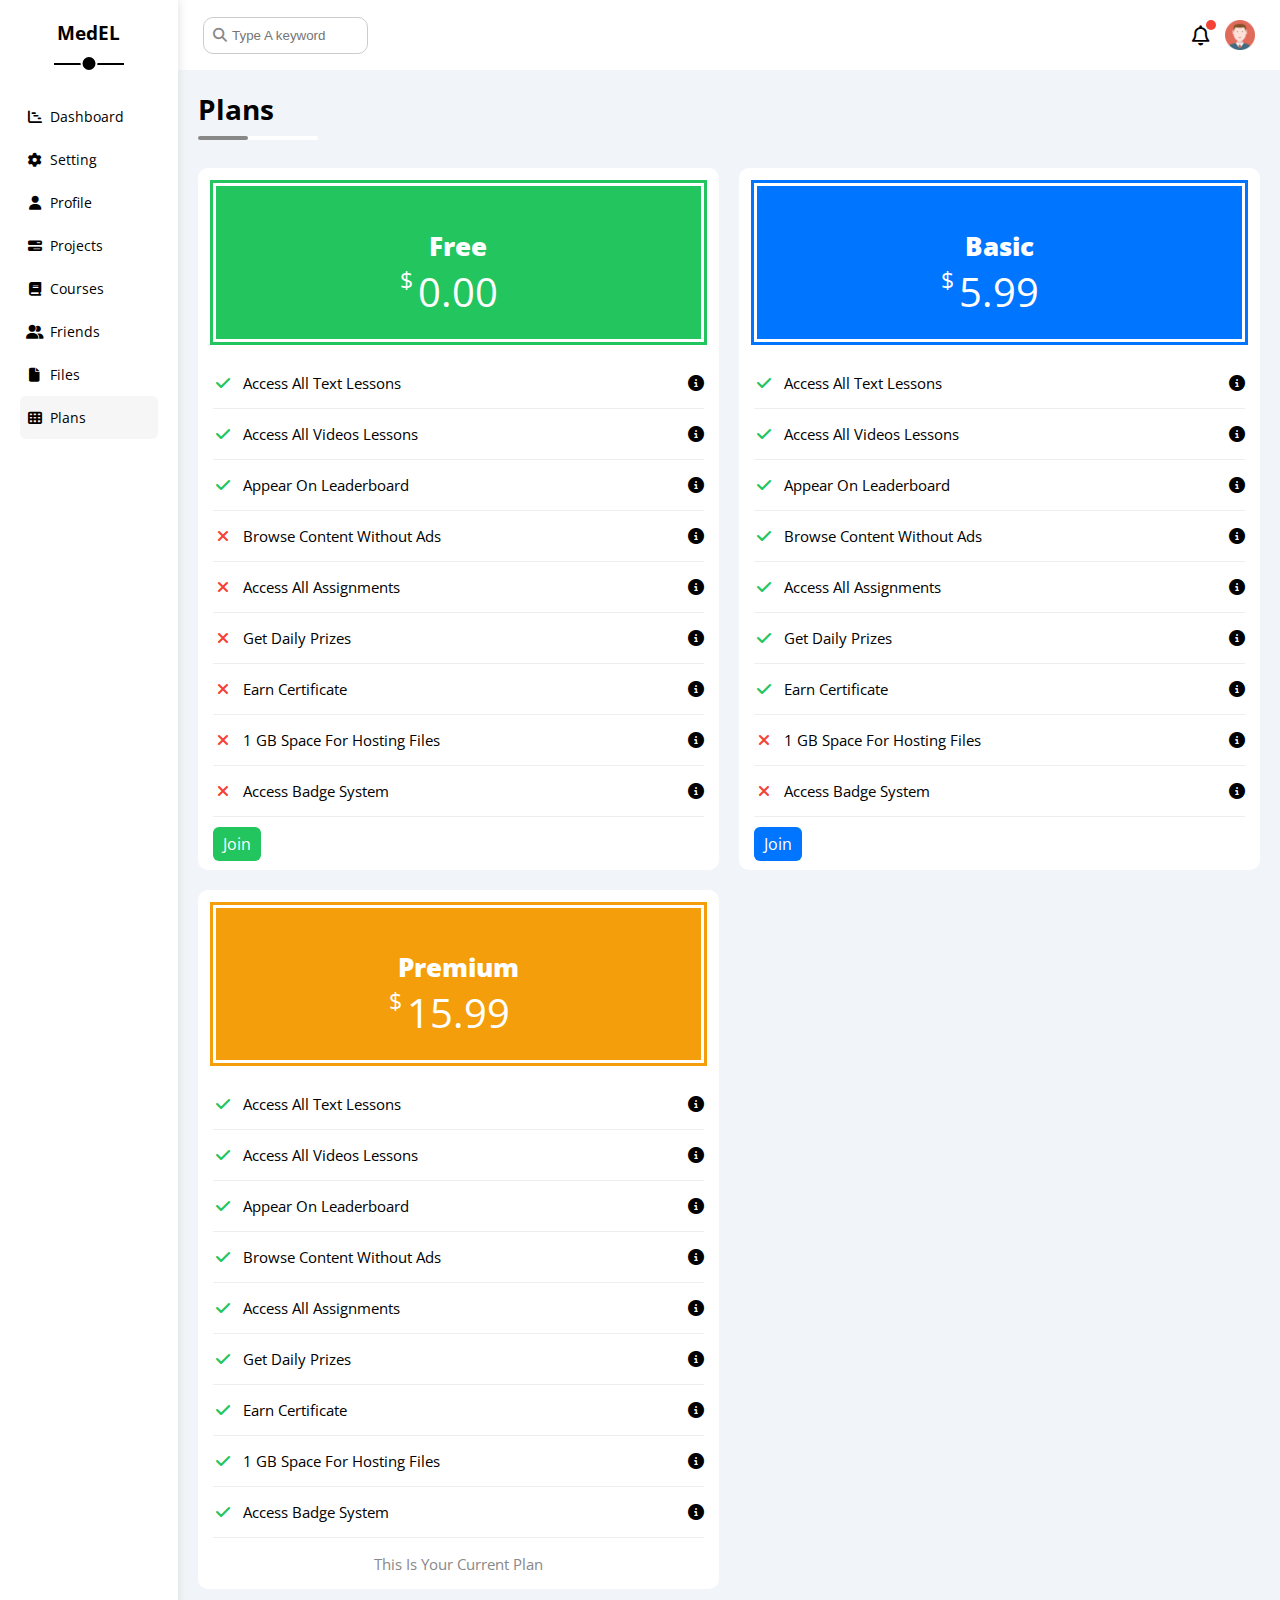
<file: plans.html>
<!DOCTYPE html>
<html lang="en">

<head>
    <meta charset="UTF-8">
    <meta http-equiv="X-UA-Compatible" content="IE=edge">
    <meta name="viewport" content="width=device-width, initial-scale=1.0">
    <title>Plans</title>
    <link rel="stylesheet" href="./CSS/all.min.css">
    <link rel="stylesheet" href="./CSS/framework.css">
    <link rel="stylesheet" href="./CSS/master.css">
    <link rel="preconnect" href="https://fonts.googleapis.com">
    <link rel="preconnect" href="https://fonts.gstatic.com" crossorigin>
    <link href="https://fonts.googleapis.com/css2?family=Open+Sans:wght@500;700;800&display=swap" rel="stylesheet">
</head>

<body>
    <div class="page d-flex">
        <div class="sidebar bg-white p-relative p-20">
            <h3 class="p-relative txt-c mt-0 mb-50">MedEL</h3>
            <ul>
                <li>
                    <a class="d-flex align-center fs-14 c-black rad-6 p-6 " href="index.html">
                        <i class="fa-solid fa-chart-gantt fa-fw"></i>
                        <span class="p-6">Dashboard</span>
                    </a>
                </li>
                <li>
                    <a class=" d-flex align-center fs-14 c-black rad-6 p-6 " href="setting.html">
                        <i class="fa-solid fa-gear fa-fw"></i>
                        <span class="p-6">setting</span>
                    </a>
                </li>
                <li>
                    <a class="d-flex align-center fs-14 c-black rad-6 p-6 " href="profile.html">
                        <i class="fa-solid fa-user fa-fw"></i>
                        <span class="p-6">profile</span>
                    </a>
                </li>
                <li>
                    <a class="d-flex align-center fs-14 c-black rad-6 p-6 " href="projects.html">
                        <i class="fa-solid fa-bars-progress fa-fw"></i>
                        <span class="p-6">projects</span>
                    </a>
                </li>
                <li>
                    <a class=" d-flex align-center fs-14 c-black rad-6 p-6 " href="courses.html">
                        <i class="fa-solid fa-book fa-fw"></i>
                        <span class="p-6">courses</span>
                    </a>
                </li>
                <li>
                    <a class=" d-flex align-center fs-14 c-black rad-6 p-6 " href="friends.html">
                        <i class="fa-solid fa-user-group fa-fw"></i>
                        <span class="p-6">friends</span>
                    </a>
                </li>
                <li>
                    <a class=" d-flex align-center fs-14 c-black rad-6 p-6" href="files.html">
                        <i class="fa-solid fa-file fa-fw"></i>
                        <span class="p-6">files</span>
                    </a>
                </li>
                <li>
                    <a class="active d-flex align-center fs-14 c-black rad-6 p-6 " href="plans.html">
                        <i class="fa-solid fa-table-cells fa-fw"></i>
                        <span class="p-6">plans</span>
                    </a>
                </li>
            </ul>
        </div>
        <div class="content w-full h-full">
            <!-- start head  -->
            <div class="head h-70 between-flex p-25 bg-white ">
                <div>
                    <input type="search" placeholder="Type A keyword">
                </div>
                <span class="d-flex align-center">
                    <span class="icon"><i class="fa-regular fa-bell fa-lg"></i></span>
                    <img class="w-30 ml-15" src="./image/avatar.png" alt="avatar">
                </span>
            </div>
            <!-- End head  -->
            <h1 class="p-relative">plans</h1>
            <div class="plans-page m-20 d-grid gap-20 ">
                <div class="plan bg-white p-15 green rad-10  ">
                    <div class="top txt-c bg-green c-white p-20">
                        <h2 class="fs-26 fw-800 mb-0">Free</h2>
                        <div class="price">
                            <span class="">$</span>
                            0.00
                        </div>
                    </div>
                    <ul>
                        <li class="d-flex align-center pt-15 pb-15">
                            <i class="fa-solid fa-check fa-fw yes c-green mr-10"></i>
                            <span class="fs-15">Access All Text Lessons</span>
                            <i class="fa-solid fa-circle-info help ml-auto"></i>
                        </li>
                        <li class="d-flex align-center pt-15 pb-15">
                            <i class="fa-solid fa-check fa-fw yes c-green mr-10"></i>
                            <span class="fs-15">Access All Videos Lessons</span>
                            <i class="fa-solid fa-circle-info help ml-auto"></i>
                        </li>
                        <li class="d-flex align-center pt-15 pb-15">
                            <i class="fa-solid fa-check fa-fw yes c-green mr-10">   </i>
                            <span class="fs-15">Appear On Leaderboard</span>
                            <i class="fa-solid fa-circle-info help ml-auto"></i>
                        </li>
                        <li class="d-flex align-center pt-15 pb-15">
                            <i class="fa-solid fa-xmark fa-fw c-red mr-10"></i>
                            <span class="fs-15">Browse Content Without Ads</span>
                            <i class="fa-solid fa-circle-info help ml-auto"></i>
                        </li>
                        <li class="d-flex align-center pt-15 pb-15">
                            <i class="fa-solid fa-xmark fa-fw c-red mr-10"></i>
                            <span class="fs-15">Access All Assignments</span>
                            <i class="fa-solid fa-circle-info help ml-auto"></i>
                        </li>
                        <li class="d-flex align-center pt-15 pb-15">
                            <i class="fa-solid fa-xmark fa-fw c-red mr-10"></i>
                            <span class="fs-15">Get Daily Prizes</span>
                            <i class="fa-solid fa-circle-info help ml-auto"></i>
                        </li>
                        <li class="d-flex align-center pt-15 pb-15">
                            <i class="fa-solid fa-xmark fa-fw c-red mr-10"></i>
                            <span class="fs-15">Earn Certificate</span>
                            <i class="fa-solid fa-circle-info help ml-auto"></i>
                        </li>
                        <li class="d-flex align-center pt-15 pb-15">
                            <i class="fa-solid fa-xmark fa-fw c-red mr-10"></i>
                            <span class="fs-15">1 GB Space For Hosting Files</span>
                            <i class="fa-solid fa-circle-info help ml-auto"></i>
                        </li>
                        <li class="d-flex align-center pt-15 pb-15">
                            <i class="fa-solid fa-xmark fa-fw c-red mr-10"></i>
                            <span class="fs-15">Access Badge System</span>
                            <i class="fa-solid fa-circle-info help ml-auto"></i>
                        </li>
                    </ul>
                    <a class="btn-shape bg-green c-white" href="#">Join</a>
                </div>
                <div class="plan bg-white p-15 blue rad-10   ">
                    <div class="top txt-c bg-blue c-white p-20">
                        <h2 class="fs-26 fw-800 mb-0">Basic</h2>
                        <div class="price">
                            <span class="">$</span>
                            5.99
                        </div>
                    </div>
                    <ul>
                        <li class="d-flex align-center pt-15 pb-15">
                            <i class="fa-solid fa-check fa-fw yes c-green mr-10"></i>
                            <span class="fs-15">Access All Text Lessons</span>
                            <i class="fa-solid fa-circle-info help ml-auto"></i>
                        </li>
                        <li class="d-flex align-center pt-15 pb-15">
                            <i class="fa-solid fa-check fa-fw yes c-green mr-10"></i>
                            <span class="fs-15">Access All Videos Lessons</span>
                            <i class="fa-solid fa-circle-info help ml-auto"></i>
                        </li>
                        <li class="d-flex align-center pt-15 pb-15">
                            <i class="fa-solid fa-check fa-fw yes c-green mr-10">   </i>
                            <span class="fs-15">Appear On Leaderboard</span>
                            <i class="fa-solid fa-circle-info help ml-auto"></i>
                        </li>
                        <li class="d-flex align-center pt-15 pb-15">
                            <i class="fa-solid fa-check fa-fw c-green mr-10"></i>
                            <span class="fs-15">Browse Content Without Ads</span>
                            <i class="fa-solid fa-circle-info help ml-auto"></i>
                        </li>
                        <li class="d-flex align-center pt-15 pb-15">
                            <i class="fa-solid fa-check fa-fw c-green mr-10"></i>
                            <span class="fs-15">Access All Assignments</span>
                            <i class="fa-solid fa-circle-info help ml-auto"></i>
                        </li>
                        <li class="d-flex align-center pt-15 pb-15">
                            <i class="fa-solid fa-check fa-fw c-green mr-10"></i>
                            <span class="fs-15">Get Daily Prizes</span>
                            <i class="fa-solid fa-circle-info help ml-auto"></i>
                        </li>
                        <li class="d-flex align-center pt-15 pb-15">
                            <i class="fa-solid fa-check fa-fw c-green mr-10"></i>
                            <span class="fs-15">Earn Certificate</span>
                            <i class="fa-solid fa-circle-info help ml-auto"></i>
                        </li>
                        <li class="d-flex align-center pt-15 pb-15">
                            <i class="fa-solid fa-xmark fa-fw c-red mr-10"></i>
                            <span class="fs-15">1 GB Space For Hosting Files</span>
                            <i class="fa-solid fa-circle-info help ml-auto"></i>
                        </li>
                        <li class="d-flex align-center pt-15 pb-15">
                            <i class="fa-solid fa-xmark fa-fw c-red mr-10"></i>
                            <span class="fs-15">Access Badge System</span>
                            <i class="fa-solid fa-circle-info help ml-auto"></i>
                        </li>
                    </ul>
                    <a class="btn-shape bg-blue c-white" href="#">Join</a>
                </div>
                <div class="plan bg-white p-15 orange rad-10     ">
                    <div class="top txt-c bg-orange c-white p-20">
                        <h2 class="fs-26 fw-800 mb-0">premium</h2>
                        <div class="price">
                            <span class="">$</span>
                            15.99
                        </div>
                    </div>
                    <ul>
                        <li class="d-flex align-center pt-15 pb-15">
                            <i class="fa-solid fa-check fa-fw yes c-green mr-10"></i>
                            <span class="fs-15">Access All Text Lessons</span>
                            <i class="fa-solid fa-circle-info help ml-auto"></i>
                        </li>
                        <li class="d-flex align-center pt-15 pb-15">
                            <i class="fa-solid fa-check fa-fw yes c-green mr-10"></i>
                            <span class="fs-15">Access All Videos Lessons</span>
                            <i class="fa-solid fa-circle-info help ml-auto"></i>
                        </li>
                        <li class="d-flex align-center pt-15 pb-15">
                            <i class="fa-solid fa-check fa-fw yes c-green mr-10">   </i>
                            <span class="fs-15">Appear On Leaderboard</span>
                            <i class="fa-solid fa-circle-info help ml-auto"></i>
                        </li>
                        <li class="d-flex align-center pt-15 pb-15">
                            <i class="fa-solid fa-check fa-fw c-green mr-10"></i>
                            <span class="fs-15">Browse Content Without Ads</span>
                            <i class="fa-solid fa-circle-info help ml-auto"></i>
                        </li>
                        <li class="d-flex align-center pt-15 pb-15">
                            <i class="fa-solid fa-check fa-fw c-green mr-10"></i>
                            <span class="fs-15">Access All Assignments</span>
                            <i class="fa-solid fa-circle-info help ml-auto"></i>
                        </li>
                        <li class="d-flex align-center pt-15 pb-15">
                            <i class="fa-solid fa-check fa-fw c-green mr-10"></i>
                            <span class="fs-15">Get Daily Prizes</span>
                            <i class="fa-solid fa-circle-info help ml-auto"></i>
                        </li>
                        <li class="d-flex align-center pt-15 pb-15">
                            <i class="fa-solid fa-check fa-fw c-green mr-10"></i>
                            <span class="fs-15">Earn Certificate</span>
                            <i class="fa-solid fa-circle-info help ml-auto"></i>
                        </li>
                        <li class="d-flex align-center pt-15 pb-15">
                            <i class="fa-solid fa-check fa-fw c-green mr-10"></i>
                            <span class="fs-15">1 GB Space For Hosting Files</span>
                            <i class="fa-solid fa-circle-info help ml-auto"></i>
                        </li>
                        <li class="d-flex align-center pt-15 pb-15">
                            <i class="fa-solid fa-check fa-fw c-green mr-10"></i>
                            <span class="fs-15">Access Badge System</span>
                            <i class="fa-solid fa-circle-info help ml-auto"></i>
                        </li>
                    </ul>
                    <div class="c-grey txt-c fs-15">this is your current plan</div>
                </div>
            </div>
        </div>

</body>

</html>
</file>
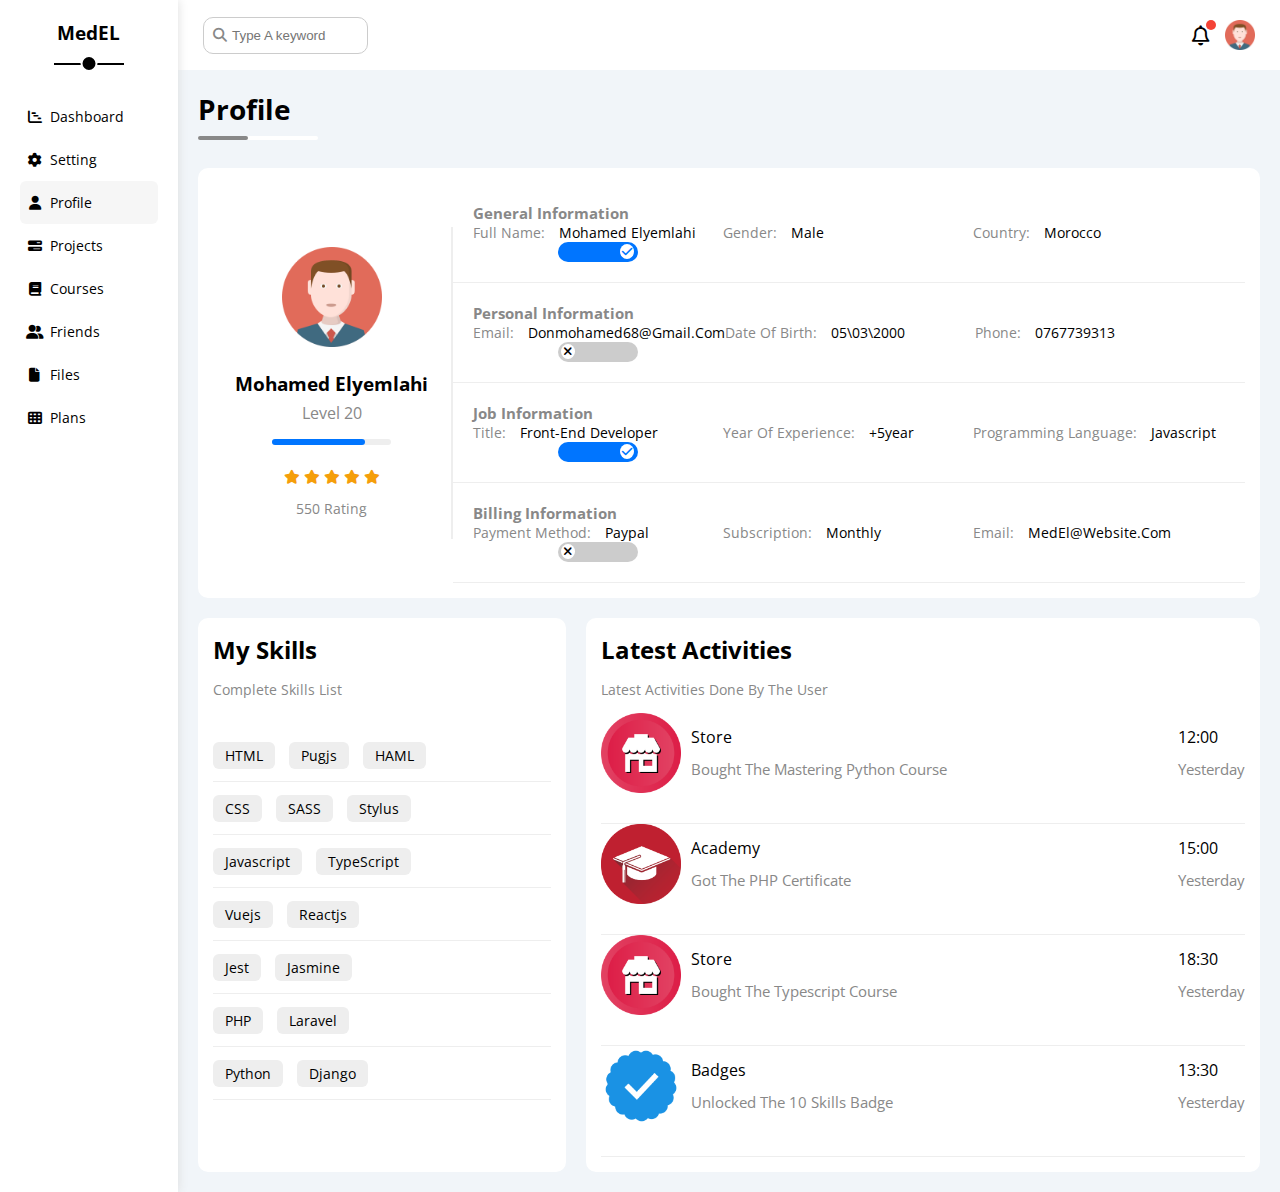
<file: profile.html>
<!DOCTYPE html>
<html lang="en">

<head>
    <meta charset="UTF-8">
    <meta http-equiv="X-UA-Compatible" content="IE=edge">
    <meta name="viewport" content="width=device-width, initial-scale=1.0">
    <title>Profile</title>
    <link rel="stylesheet" href="./CSS/all.min.css">
    <link rel="stylesheet" href="./CSS/framework.css">
    <link rel="stylesheet" href="./CSS/master.css">
    <link rel="preconnect" href="https://fonts.googleapis.com">
    <link rel="preconnect" href="https://fonts.gstatic.com" crossorigin>
    <link href="https://fonts.googleapis.com/css2?family=Open+Sans:wght@500;700;800&display=swap" rel="stylesheet">
</head>

<body>
    <div class="page d-flex">
        <div class="sidebar bg-white p-relative p-20">
            <h3 class="p-relative txt-c mt-0 mb-50">MedEL</h3>
            <ul>
                <li>
                    <a class="d-flex align-center fs-14 c-black rad-6 p-6 " href="index.html">
                        <i class="fa-solid fa-chart-gantt fa-fw"></i>
                        <span class="p-6">Dashboard</span>
                    </a>
                </li>
                <li>
                    <a class=" d-flex align-center fs-14 c-black rad-6 p-6 " href="setting.html">
                        <i class="fa-solid fa-gear fa-fw"></i>
                        <span class="p-6">setting</span>
                    </a>
                </li>
                <li>
                    <a class="active d-flex align-center fs-14 c-black rad-6 p-6 " href="profile.html">
                        <i class="fa-solid fa-user fa-fw"></i>
                        <span class="p-6">profile</span>
                    </a>
                </li>
                <li>
                    <a class=" d-flex align-center fs-14 c-black rad-6 p-6 " href="projects.html">
                        <i class="fa-solid fa-bars-progress fa-fw"></i>
                        <span class="p-6">projects</span>
                    </a>
                </li>
                <li>
                    <a class=" d-flex align-center fs-14 c-black rad-6 p-6 " href="courses.html">
                        <i class="fa-solid fa-book fa-fw"></i>
                        <span class="p-6">courses</span>
                    </a>
                </li>
                <li>
                    <a class=" d-flex align-center fs-14 c-black rad-6 p-6 " href="friends.html">
                        <i class="fa-solid fa-user-group fa-fw"></i>
                        <span class="p-6">friends</span>
                    </a>
                </li>
                <li>
                    <a class=" d-flex align-center fs-14 c-black rad-6 p-6 " href="files.html">
                        <i class="fa-solid fa-file fa-fw"></i>
                        <span class="p-6">files</span>
                    </a>
                </li>
                <li>
                    <a class=" d-flex align-center fs-14 c-black rad-6 p-6 " href="plans.html">
                        <i class="fa-solid fa-table-cells fa-fw"></i>
                        <span class="p-6">plans</span>
                    </a>
                </li>
            </ul>
        </div>
        <div class="content w-full h-full">
            <!-- start head  -->
            <div class="head h-70 between-flex p-25 bg-white ">
                <div>
                    <input type="search" placeholder="Type A keyword">
                </div>
                <span class="d-flex align-center">
                    <span class="icon"><i class="fa-regular fa-bell fa-lg"></i></span>
                    <img class="w-30 ml-15" src="./image/avatar.png" alt="avatar">
                </span>
            </div>
            <!-- End head  -->
            <h1 class="p-relative">profile</h1>
            <div class="profile-page m-20">
                <!-- start information info  -->
                <div class="general-info bg-white p-15 rad-10 d-flex align-center ">
                    <div class="name p-20 txt-c">
                        <img class="w-100" src="./image/avatar.png" alt="profile">
                        <h3 class="mb-6">Mohamed Elyemlahi</h3>
                        <p class="m-0 c-grey">Level 20</p>
                        <div class="level bg-eee rad-10 p-relative">
                            <span class="rad-10" style="width: 78%"></span>
                        </div>
                        <div class="rating mt-20 mb-10">
                            <i class="fa-solid fa-star c-orange fs-14"></i>
                            <i class="fa-solid fa-star c-orange fs-14"></i>
                            <i class="fa-solid fa-star c-orange fs-14"></i>
                            <i class="fa-solid fa-star c-orange fs-14"></i>
                            <i class="fa-solid fa-star c-orange fs-14"></i>
                        </div>
                        <span class="fs-14 c-grey">550 rating</span>
                    </div>
                    <div class="information txt-c-mobile w-full">
                        <div class="box p-20 d-flex align-center">
                            <h4 class="w-full m-0 c-grey fs-15">general information</h4>
                            <div class="fs-14">
                                <span class="c-grey">Full Name:</span>
                                <span class="ml-10">mohamed elyemlahi</span>
                            </div>
                            <div class="fs-14">
                                <span class="c-grey">Gender:</span>
                                <span class="ml-10">Male</span>
                            </div>
                            <div class="fs-14">
                                <span class="c-grey">country:</span>
                                <span class="ml-10">Morocco</span>
                            </div>
                            <div class="fs-14">
                                <label>
                                    <input class="toggle-checkbox" type="checkbox" checked>
                                    <div class="toggle-switch"></div>
                                </label>
                            </div>
                        </div>
                        <div class="box p-20 d-flex align-center">
                            <h4 class="w-full m-0 c-grey fs-15">personal information</h4>
                            <div class="fs-14">
                                <span class="c-grey">Email:</span>
                                <span class="ml-10">Donmohamed68@gmail.com</span>
                            </div>
                            <div class="fs-14">
                                <span class="c-grey">Date of birth:</span>
                                <span class="ml-10">05\03\2000</span>
                            </div>
                            <div class="fs-14">
                                <span class="c-grey">phone:</span>
                                <span class="ml-10">0767739313</span>
                            </div>
                            <div class="fs-14">
                                <label>
                                    <input class="toggle-checkbox" type="checkbox">
                                    <div class="toggle-switch"></div>
                                </label>
                            </div>
                        </div>
                        <div class="box p-20 d-flex align-center">
                            <h4 class="w-full m-0 c-grey fs-15">Job information</h4>
                            <div class="fs-14">
                                <span class="c-grey">Title:</span>
                                <span class="ml-10">front-end developer</span>
                            </div>
                            <div class="fs-14">
                                <span class="c-grey">Year of experience:</span>
                                <span class="ml-10">+5year</span>
                            </div>
                            <div class="fs-14">
                                <span class="c-grey">Programming language:</span>
                                <span class="ml-10">Javascript</span>
                            </div>
                            <div class="fs-14">
                                <label>
                                    <input class="toggle-checkbox" type="checkbox" checked>
                                    <div class="toggle-switch"></div>
                                </label>
                            </div>
                        </div>
                        <div class="box p-20 d-flex align-center">
                            <h4 class="w-full m-0 c-grey fs-15">Billing Information</h4>
                            <div class="fs-14">
                                <span class="c-grey">payment method:</span>
                                <span class="ml-10">Paypal</span>
                            </div>
                            <div class="fs-14">
                                <span class="c-grey">Subscription:</span>
                                <span class="ml-10">Monthly</span>
                            </div>
                            <div class="fs-14">
                                <span class="c-grey">Email:</span>
                                <span class="ml-10">MedEl@website.com</span>
                            </div>
                            <div class="fs-14">
                                <label>
                                    <input class="toggle-checkbox" type="checkbox">
                                    <div class="toggle-switch"></div>
                                </label>
                            </div>
                        </div>
                    </div>
                </div>
                <!-- End information info  -->

                <!-- Start Other Data  -->
                <div class="other-data d-flex gap-20">
                    <!-- Start My Skills -->
                    <div class="my-skills bg-white p-15 rad-10 mt-20 txt-c-mobile">
                        <h2 class="m-0 mb-10">My Skills</h2>
                        <p class="fs-14 c-grey mb-30">complete Skills List</p>
                        <ul>
                            <li>
                                <span>HTML</span>
                                <span>Pugjs</span>
                                <span>HAML</span>
                            </li>
                            <li>
                                <span>CSS</span>
                                <span>SASS</span>
                                <span>Stylus</span>
                            </li>
                            <li>
                                <span>Javascript</span>
                                <span>TypeScript</span>
                            </li>
                            <li>
                                <span>Vuejs</span>
                                <span>Reactjs</span>
                            </li>
                            <li>
                                <span>Jest</span>
                                <span>Jasmine</span>
                            </li>
                            <li>
                                <span>PHP</span>
                                <span>Laravel</span>
                            </li>
                            <li>
                                <span>python</span>
                                <span>Django</span>
                            </li>
                        </ul>
                    </div>
                    <!-- End My Skills -->

                    <!-- Start Latest Activities -->
                    <div class="latest-activities bg-white rad-10 p-15 mt-20">
                        <h2 class="m-0 mb-10">Latest Activities</h2>
                        <p class="fs-14 c-grey">Latest Activities Done By The User</p>
                        <div class="activity d-flex align-center pb-30 txt-c-mobile">
                            <img src="./image/Latest Activities/activity-01 (1).png" alt="activity image">
                            <div class="info ml-10">
                                <span class="d-block mb-10">Store</span>
                                <span class="fs-15 c-grey">Bought The Mastering Python Course</span>
                            </div>
                            <div class="date">
                                <span class="d-block mb-10">12:00</span>
                                <span class="fs-15 c-grey">yesterday</span>
                            </div>
                        </div>
                        <div class="activity d-flex align-center pb-30 txt-c-mobile">
                            <img src="./image/Latest Activities/activity-02.png" alt="activity image">
                            <div class="info ml-10">
                                <span class="d-block mb-10">Academy</span>
                                <span class="fs-15 c-grey">Got The PHP Certificate</span>
                            </div>
                            <div class="date">
                                <span class="d-block mb-10">15:00</span>
                                <span class="fs-15 c-grey">yesterday</span>
                            </div>
                        </div>
                        <div class="activity d-flex align-center pb-30 txt-c-mobile">
                            <img src="./image/Latest Activities/activity-01.png" alt="activity image">
                            <div class="info ml-10">
                                <span class="d-block mb-10">Store</span>
                                <span class="fs-15 c-grey">Bought The Typescript Course</span>
                            </div>
                            <div class="date">
                                <span class="d-block mb-10">18:30</span>
                                <span class="fs-15 c-grey">yesterday</span>
                            </div>
                        </div>
                        <div class="activity d-flex align-center pb-30 txt-c-mobile">
                            <img src="./image/Latest Activities/activity-03.png" alt="activity image">
                            <div class="info ml-10">
                                <span class="d-block mb-10">Badges</span>
                                <span class="fs-15 c-grey">Unlocked The 10 Skills Badge</span>
                            </div>
                            <div class="date">
                                <span class="d-block mb-10">13:30</span>
                                <span class="fs-15 c-grey">yesterday</span>
                            </div>
                        </div>
                    </div>
                    <!-- End Latest Activities -->
                </div>
                <!-- Other Data  -->
            </div>
        </div>
</body>

</html>
</file>
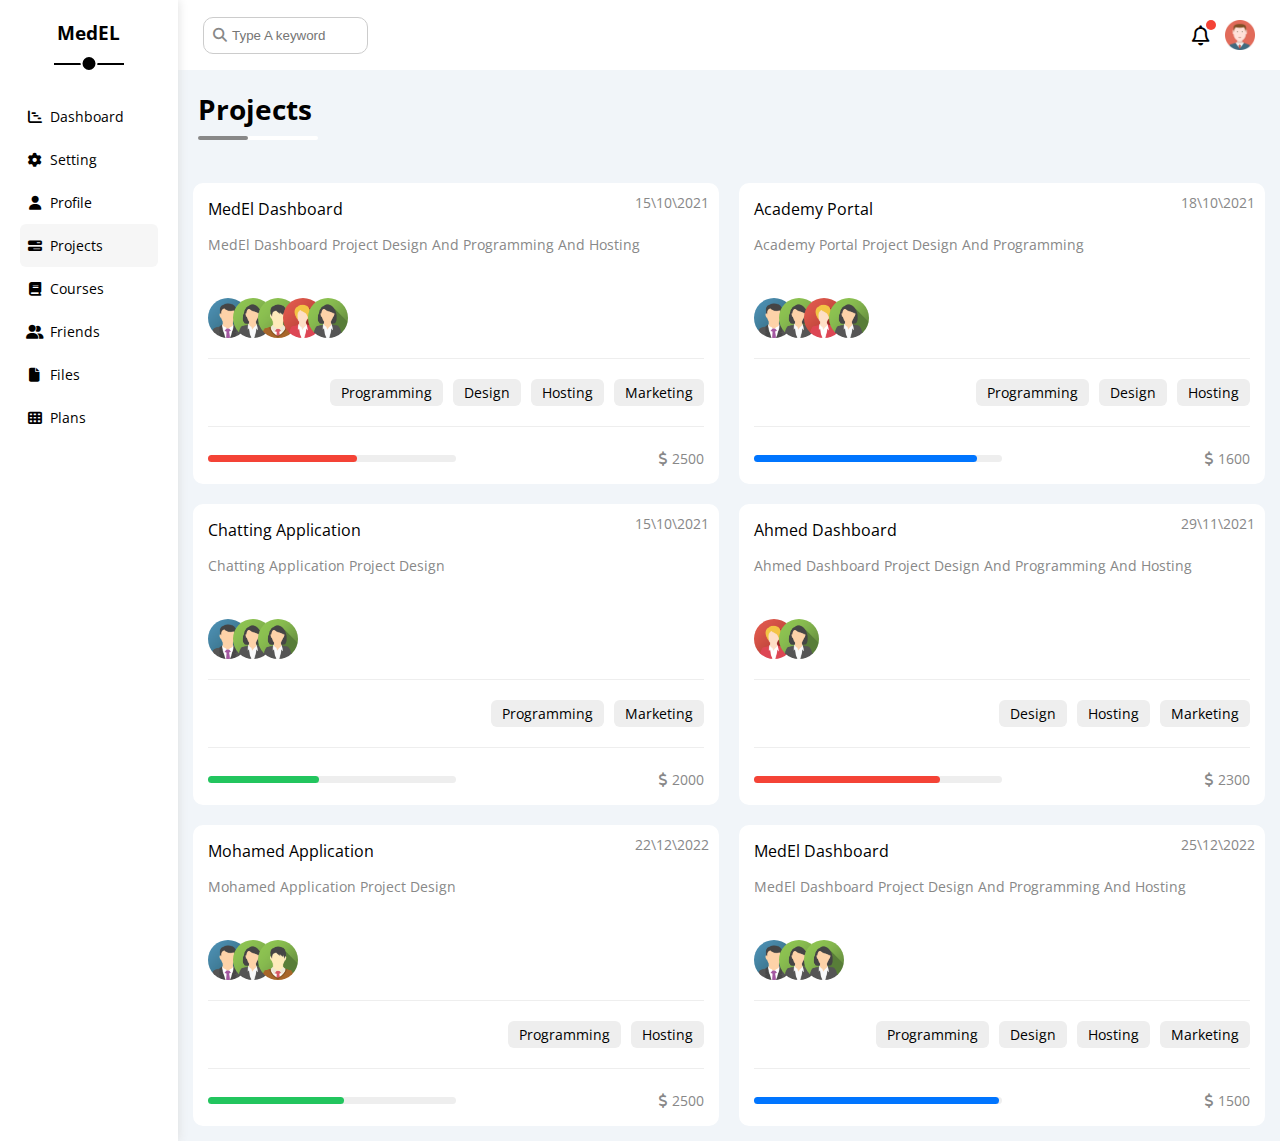
<file: projects.html>
<!DOCTYPE html>
<html lang="en">

<head>
    <meta charset="UTF-8">
    <meta http-equiv="X-UA-Compatible" content="IE=edge">
    <meta name="viewport" content="width=device-width, initial-scale=1.0">
    <title>Projects</title>
    <link rel="stylesheet" href="./CSS/all.min.css">
    <link rel="stylesheet" href="./CSS/framework.css">
    <link rel="stylesheet" href="./CSS/master.css">
    <link rel="preconnect" href="https://fonts.googleapis.com">
    <link rel="preconnect" href="https://fonts.gstatic.com" crossorigin>
    <link href="https://fonts.googleapis.com/css2?family=Open+Sans:wght@500;700;800&display=swap" rel="stylesheet">
</head>

<body>
    <div class="page d-flex">
        <div class="sidebar bg-white p-relative p-20">
            <h3 class="p-relative txt-c mt-0 mb-50">MedEL</h3>
            <ul>
                <li>
                    <a class="d-flex align-center fs-14 c-black rad-6 p-6 " href="index.html">
                        <i class="fa-solid fa-chart-gantt fa-fw"></i>
                        <span class="p-6">Dashboard</span>
                    </a>
                </li>
                <li>
                    <a class=" d-flex align-center fs-14 c-black rad-6 p-6 " href="setting.html">
                        <i class="fa-solid fa-gear fa-fw"></i>
                        <span class="p-6">setting</span>
                    </a>
                </li>
                <li>
                    <a class="d-flex align-center fs-14 c-black rad-6 p-6 " href="profile.html">
                        <i class="fa-solid fa-user fa-fw"></i>
                        <span class="p-6">profile</span>
                    </a>
                </li>
                <li>
                    <a class="active d-flex align-center fs-14 c-black rad-6 p-6 " href="projects.html">
                        <i class="fa-solid fa-bars-progress fa-fw"></i>
                        <span class="p-6">projects</span>
                    </a>
                </li>
                <li>
                    <a class=" d-flex align-center fs-14 c-black rad-6 p-6 " href="courses.html">
                        <i class="fa-solid fa-book fa-fw"></i>
                        <span class="p-6">courses</span>
                    </a>
                </li>
                <li>
                    <a class=" d-flex align-center fs-14 c-black rad-6 p-6 " href="friends.html">
                        <i class="fa-solid fa-user-group fa-fw"></i>
                        <span class="p-6">friends</span>
                    </a>
                </li>
                <li>
                    <a class=" d-flex align-center fs-14 c-black rad-6 p-6 " href="files.html">
                        <i class="fa-solid fa-file fa-fw"></i>
                        <span class="p-6">files</span>
                    </a>
                </li>
                <li>
                    <a class=" d-flex align-center fs-14 c-black rad-6 p-6 " href="plans.html">
                        <i class="fa-solid fa-table-cells fa-fw"></i>
                        <span class="p-6">plans</span>
                    </a>
                </li>
            </ul>
        </div>
        <div class="content w-full h-full">
            <!-- start head  -->
            <div class="head h-70 between-flex p-25 bg-white ">
                <div>
                    <input type="search" placeholder="Type A keyword">
                </div>
                <span class="d-flex align-center">
                    <span class="icon"><i class="fa-regular fa-bell fa-lg"></i></span>
                    <img class="w-30 ml-15" src="./image/avatar.png" alt="avatar">
                </span>
            </div>
            <!-- End head  -->
            <h1 class="p-relative">projects</h1>
            <div class="projects-page p-15 d-grid gap-20">
                <div class="project bg-white p-15 rad-10 p-relative">
                    <span>15\10\2021</span>
                    <h4 class="mb-15">MedEl dashboard</h4>
                    <p class="mt-0 fs-14 c-grey">MedEl Dashboard Project Design And Programming And Hosting</p>
                    <div class="avatars">
                        <img src="./image/table/team-01.png" alt="team">
                        <img src="./image/table/team-02.png" alt="team">
                        <img src="./image/table/team-03.png" alt="team">
                        <img src="./image/table/team-04.png" alt="team">
                        <img src="./image/table/team-02.png" alt="team">
                    </div>
                    <div class="skills">
                        <div class="skill d-flex">
                            <span class="bg-eee fs-14 rad-6 ml-10">Programming</span>
                            <span class="bg-eee fs-14 rad-6 ml-10">Design</span>
                            <span class="bg-eee fs-14 rad-6 ml-10">Hosting</span>
                            <span class="bg-eee fs-14 rad-6 ml-10">Marketing</span>
                        </div>
                    </div>
                    <div class="price pt-20 mt-20 d-flex space-between align-center">
                        <div class="level">
                            <span class="bg-red" style="width: 60%"></span>
                        </div>
                        <div>
                            <i class="fa-solid fa-dollar-sign c-grey fs-14"></i>
                            <span class="c-grey fs-14">2500</span>
                        </div>
                    </div>
                </div>
                <div class="project bg-white p-15 rad-10 p-relative">
                    <span>18\10\2021</span>
                    <h4 class="mb-15">Academy Portal</h4>
                    <p class="mt-0 fs-14 c-grey">Academy Portal Project Design And Programming</p>
                    <div class="avatars">
                        <img src="./image/table/team-01.png" alt="team">
                        <img src="./image/table/team-02.png" alt="team">
                        <img src="./image/table/team-04.png" alt="team">
                        <img src="./image/table/team-02.png" alt="team">
                    </div>
                    <div class="skills">
                        <div class="skill d-flex">
                            <span class="bg-eee fs-14 rad-6 ml-10">Programming</span>
                            <span class="bg-eee fs-14 rad-6 ml-10">Design</span>
                            <span class="bg-eee fs-14 rad-6 ml-10">Hosting</span>
                        </div>
                    </div>
                    <div class="price pt-20 mt-20 d-flex space-between align-center">
                        <div class="level">
                            <span class="bg-blue" style="width: 90%"></span>
                        </div>
                        <div>
                            <i class="fa-solid fa-dollar-sign c-grey fs-14"></i>
                            <span class="c-grey fs-14">1600</span>
                        </div>
                    </div>
                </div>
                <div class="project bg-white p-15 rad-10 p-relative">
                    <span>15\10\2021</span>
                    <h4 class="mb-15">Chatting Application</h4>
                    <p class="mt-0 fs-14 c-grey">Chatting Application Project Design</p>
                    <div class="avatars">
                        <img src="./image/table/team-01.png" alt="team">
                        <img src="./image/table/team-02.png" alt="team">
                        <img src="./image/table/team-02.png" alt="team">
                    </div>
                    <div class="skills">
                        <div class="skill d-flex">
                            <span class="bg-eee fs-14 rad-6 ml-10">Programming</span>
                            <span class="bg-eee fs-14 rad-6 ml-10">Marketing</span>
                        </div>
                    </div>
                    <div class="price pt-20 mt-20 d-flex space-between align-center">
                        <div class="level">
                            <span class="bg-green" style="width: 45%"></span>
                        </div>
                        <div>
                            <i class="fa-solid fa-dollar-sign c-grey fs-14"></i>
                            <span class="c-grey fs-14">2000</span>
                        </div>
                    </div>
                </div>
                <div class="project bg-white p-15 rad-10 p-relative">
                    <span>29\11\2021</span>
                    <h4 class="mb-15">Ahmed Dashboard</h4>
                    <p class="mt-0 fs-14 c-grey">Ahmed Dashboard Project Design And Programming And Hosting</p>
                    <div class="avatars">
                        <img src="./image/table/team-04.png" alt="team">
                        <img src="./image/table/team-02.png" alt="team">
                    </div>
                    <div class="skills">
                        <div class="skill d-flex">
                            <span class="bg-eee fs-14 rad-6 ml-10">Design</span>
                            <span class="bg-eee fs-14 rad-6 ml-10">Hosting</span>
                            <span class="bg-eee fs-14 rad-6 ml-10">Marketing</span>
                        </div>
                    </div>
                    <div class="price pt-20 mt-20 d-flex space-between align-center">
                        <div class="level">
                            <span class="bg-red" style="width: 75%"></span>
                        </div>
                        <div>
                            <i class="fa-solid fa-dollar-sign c-grey fs-14"></i>
                            <span class="c-grey fs-14">2300</span>
                        </div>
                    </div>
                </div>
                <div class="project bg-white p-15 rad-10 p-relative">
                    <span>22\12\2022</span>
                    <h4 class="mb-15">Mohamed Application</h4>
                    <p class="mt-0 fs-14 c-grey">Mohamed Application Project Design</p>
                    <div class="avatars">
                        <img src="./image/table/team-01.png" alt="team">
                        <img src="./image/table/team-02.png" alt="team">
                        <img src="./image/table/team-03.png" alt="team">
                    </div>
                    <div class="skills">
                        <div class="skill d-flex">
                            <span class="bg-eee fs-14 rad-6 ml-10">Programming</span>
                            <span class="bg-eee fs-14 rad-6 ml-10">Hosting</span>
                        </div>
                    </div>
                    <div class="price pt-20 mt-20 d-flex space-between align-center">
                        <div class="level">
                            <span class="bg-green" style="width: 55%"></span>
                        </div>
                        <div>
                            <i class="fa-solid fa-dollar-sign c-grey fs-14"></i>
                            <span class="c-grey fs-14">2500</span>
                        </div>
                    </div>
                </div>
                <div class="project bg-white p-15 rad-10 p-relative">
                    <span>25\12\2022</span>
                    <h4 class="mb-15">MedEl dashboard</h4>
                    <p class="mt-0 fs-14 c-grey">MedEl Dashboard Project Design And Programming And Hosting</p>
                    <div class="avatars">
                        <img src="./image/table/team-01.png" alt="team">
                        <img src="./image/table/team-02.png" alt="team">
                        <img src="./image/table/team-02.png" alt="team">
                    </div>
                    <div class="skills">
                        <div class="skill d-flex">
                            <span class="bg-eee fs-14 rad-6 ml-10">Programming</span>
                            <span class="bg-eee fs-14 rad-6 ml-10">Design</span>
                            <span class="bg-eee fs-14 rad-6 ml-10">Hosting</span>
                            <span class="bg-eee fs-14 rad-6 ml-10">Marketing</span>
                        </div>
                    </div>
                    <div class="price pt-20 mt-20 d-flex space-between align-center">
                        <div class="level">
                            <span class="bg-blue" style="width: 99%"></span>
                        </div>
                        <div>
                            <i class="fa-solid fa-dollar-sign c-grey fs-14"></i>
                            <span class="c-grey fs-14">1500</span>
                        </div>
                    </div>
                </div>
            </div>
        </div>
</body>

</html>
</file>
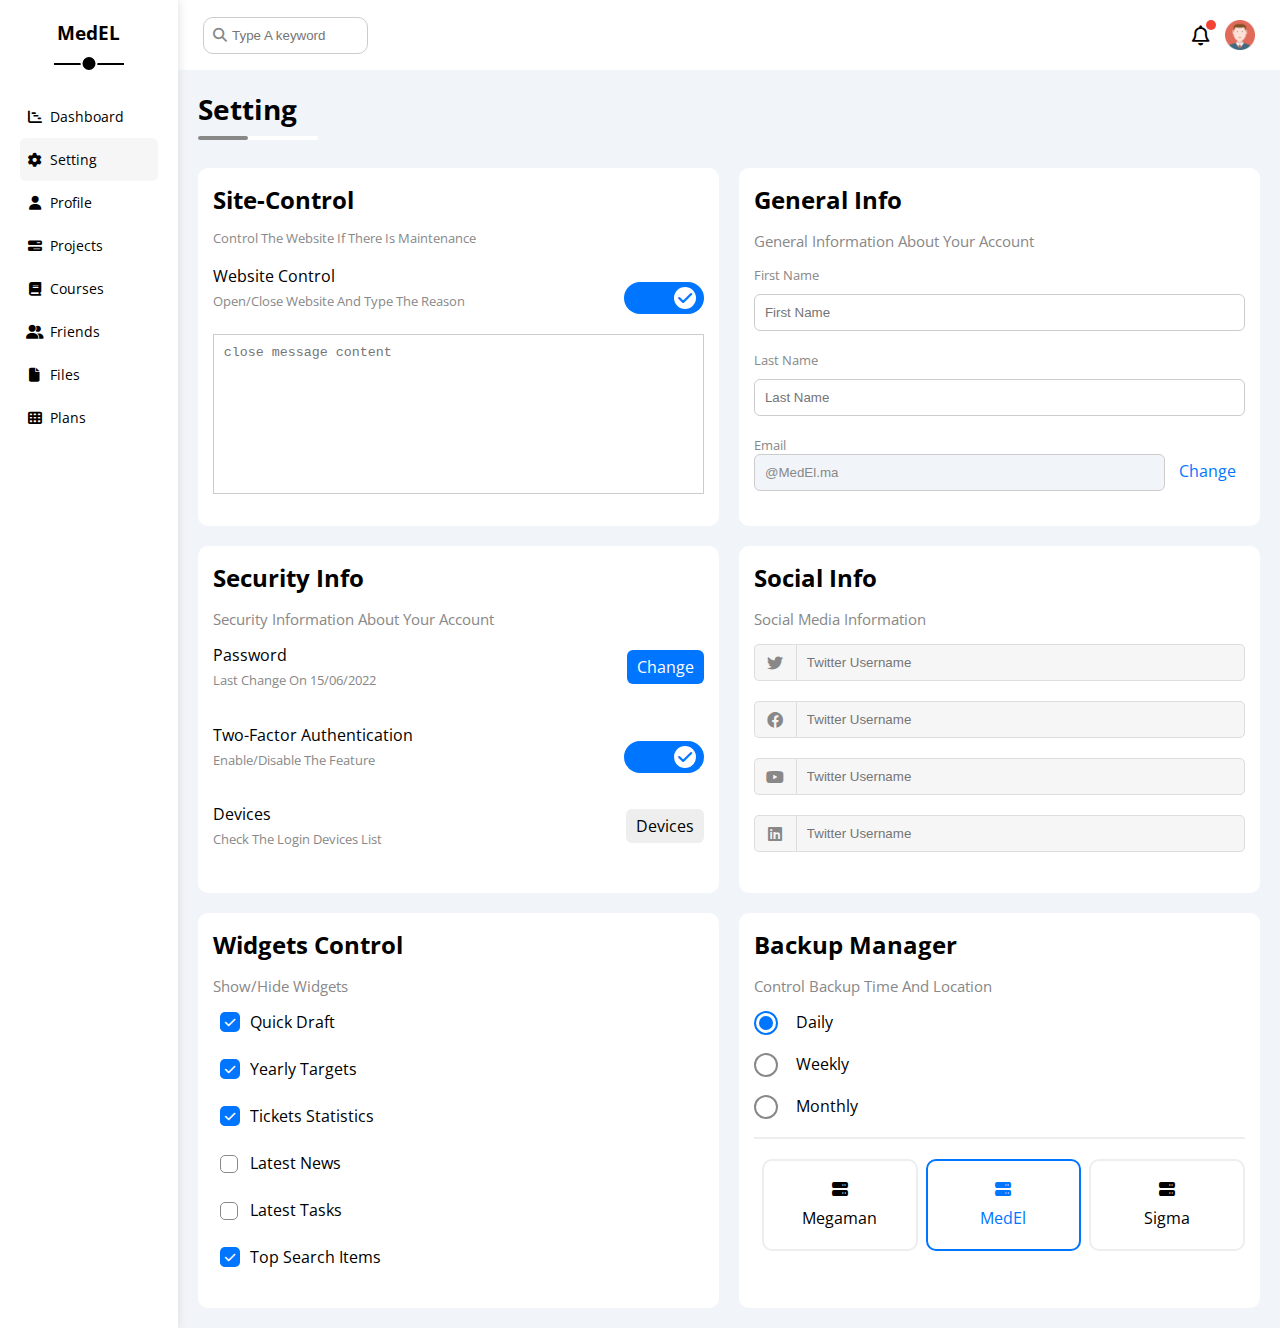
<file: setting.html>
<!DOCTYPE html>
<html lang="en">

<head>
    <meta charset="UTF-8">
    <meta http-equiv="X-UA-Compatible" content="IE=edge">
    <meta name="viewport" content="width=device-width, initial-scale=1.0">
    <title>setting</title>
    <link rel="stylesheet" href="./CSS/all.min.css">
    <link rel="stylesheet" href="./CSS/framework.css">
    <link rel="stylesheet" href="./CSS/master.css">
    <link rel="preconnect" href="https://fonts.googleapis.com">
    <link rel="preconnect" href="https://fonts.gstatic.com" crossorigin>
    <link href="https://fonts.googleapis.com/css2?family=Open+Sans:wght@500;700;800&display=swap" rel="stylesheet">
</head>

<body>
    <div class="page d-flex">
        <div class="sidebar bg-white p-relative p-20">
            <h3 class="p-relative txt-c mt-0 mb-50">MedEL</h3>
            <ul>
                <li>
                    <a class="d-flex align-center fs-14 c-black rad-6 p-6 " href="index.html">
                        <i class="fa-solid fa-chart-gantt fa-fw"></i>
                        <span class="p-6">Dashboard</span>
                    </a>
                </li>
                <li>
                    <a class="  active d-flex align-center fs-14 c-black rad-6 p-6 " href="setting.html">
                        <i class="fa-solid fa-gear fa-fw"></i>
                        <span class="p-6">setting</span>
                    </a>
                </li>
                <li>
                    <a class=" d-flex align-center fs-14 c-black rad-6 p-6 " href="profile.html">
                        <i class="fa-solid fa-user fa-fw"></i>
                        <span class="p-6">profile</span>
                    </a>
                </li>
                <li>
                    <a class=" d-flex align-center fs-14 c-black rad-6 p-6 " href="projects.html">
                        <i class="fa-solid fa-bars-progress fa-fw"></i>
                        <span class="p-6">projects</span>
                    </a>
                </li>
                <li>
                    <a class=" d-flex align-center fs-14 c-black rad-6 p-6 " href="courses.html">
                        <i class="fa-solid fa-book fa-fw"></i>
                        <span class="p-6">courses</span>
                    </a>
                </li>
                <li>
                    <a class=" d-flex align-center fs-14 c-black rad-6 p-6 " href="friends.html">
                        <i class="fa-solid fa-user-group fa-fw"></i>
                        <span class="p-6">friends</span>
                    </a>
                </li>
                <li>
                    <a class=" d-flex align-center fs-14 c-black rad-6 p-6 " href="files.html">
                        <i class="fa-solid fa-file fa-fw"></i>
                        <span class="p-6">files</span>
                    </a>
                </li>
                <li>
                    <a class=" d-flex align-center fs-14 c-black rad-6 p-6 " href="plans.html">
                        <i class="fa-solid fa-table-cells fa-fw"></i>
                        <span class="p-6">plans</span>
                    </a>
                </li>
            </ul>
        </div>
        <div class="content w-full h-full">
            <!-- start head  -->
            <div class="head h-70 between-flex p-25 bg-white ">
                <div>
                    <input type="search" placeholder="Type A keyword">
                </div>
                <span class="d-flex align-center">
                    <span class="icon"><i class="fa-regular fa-bell fa-lg"></i></span>
                    <img class="w-30 ml-15" src="./image/avatar.png" alt="avatar">
                </span>
            </div>
            <!-- End head  -->
            <h1 class="p-relative">setting</h1>
            <div class="settings-page m-20 d-grid gap-20">
                <!-- start site control -->
                <div class="site-control bg-white rad-10 p-15">
                    <h2 class="m-0 mb-10">Site-control</h2>
                    <p class="c-grey fs-13">control the website if there is maintenance</p>
                    <div class="between-flex mb-20">
                        <span class="d-block">website control
                            <span class="d-block c-grey fs-13 mt-5">Open/Close Website And Type The Reason</span>
                        </span>
                        <label>
                            <input class="toggle-checkbox" type="checkbox" checked>
                            <div class="toggle-switch"></div>
                        </label>
                    </div>
                    <textarea class="w-full h-160 p-10" placeholder="close message content"></textarea>
                </div>
                <!-- End site control -->


                <!-- Start General Info  -->
                <div class="general-info bg-white rad-10 p-15">
                    <h2 class="m-0 mb-10">General Info</h2>
                    <p class="fs-15 c-grey">General information about your account</p>
                    <div class="mb-20">
                        <span class="d-block mb-10 c-grey fs-13">First name</span>
                        <input class="p-10 rad-6 c-grey w-full border-ccc" placeholder="First Name" type="name">
                    </div>
                    <div class="mb-20">
                        <span class="d-block mb-10 c-grey fs-13">Last Name</span>
                        <input class="p-10 rad-6 c-grey w-full border-ccc" placeholder="Last Name" type="name">
                    </div>
                    <div class="mb-20">
                        <span class="d-block c-grey fs-13">Email</span>
                        <input class="email p-10 mr-10 rad-6 c-grey w-full border-ccc" placeholder="Email"
                            value="@MedEl.ma" type="email" disabled>
                        <a class="c-blue" href="#">Change</a>
                    </div>
                </div>
                <!-- End General Info -->


                <!-- Start Security Info -->
                <div class="start-Security bg-white rad-10 p-15">
                    <h2 class="m-0 mb-10">Security Info </h2>
                    <p class="fs-15 c-grey">security information about your account</p>
                    <div class="box between-flex mb-20 pb-10">
                        <div>
                            <span class="d-block">Password</span>
                            <span class="d-block fs-13 c-grey mt-5">last change on 15/06/2022</span>
                        </div>
                        <a class="btn-shape bg-blue c-white" href="#">Change</a>
                    </div>
                    <div class="box between-flex mb-20 pb-10">
                        <div>
                            <span class="d-block">Two-Factor Authentication</span>
                            <span class="d-block fs-13 c-grey mt-5">Enable/Disable The Feature</span>
                        </div>
                        <label>
                            <input class="toggle-checkbox" type="checkbox" checked>
                            <div class="toggle-switch"></div>
                        </label>
                    </div>
                    <div class="box between-flex mb-20 pb-10">
                        <div>
                            <span class="d-block">Devices</span>
                            <span class="d-block fs-13 c-grey mt-5">Check The Login Devices List</span>
                        </div>
                        <a class="btn-shape bg-eee c-black" href="#">Devices</a>
                    </div>
                </div>
                <!-- End Security Info -->


                <!-- Start Social Info -->
                <div class="social-info bg-white rad-10 p-15">
                    <h2 class="m-0 mb-10">Social Info</h2>
                    <p class="fs-15 c-grey">social media information</p>
                    <div class="d-flex align-center p-relative mb-20">
                        <i class="fa-brands fa-twitter c-grey center-flex twitter "></i>
                        <input class="w-full p-10 border-ccc" type="text" placeholder="Twitter Username">
                    </div>
                    <div class="d-flex align-center p-relative mb-20">
                        <i class="fa-brands fa-facebook c-grey center-flex facebook "></i>
                        <input class="w-full p-10 border-ccc" type="text" placeholder="Twitter Username">
                    </div>
                    <div class="d-flex align-center p-relative mb-20">
                        <i class="fa-brands fa-youtube c-grey center-flex youtube "></i>
                        <input class="w-full p-10 border-ccc" type="text" placeholder="Twitter Username">
                    </div>
                    <div class="d-flex align-center p-relative mb-20">
                        <i class="fa-brands fa-linkedin c-grey center-flex linkedin"></i>
                        <input class="w-full p-10 border-ccc" type="text" placeholder="Twitter Username">
                    </div>
                </div>
                <!-- End Social Info -->


                <!-- Start Widgets Control -->
                <div class="widgets-control bg-white rad-10 p-15">
                    <h2 class="m-0 mb-10">Widgets Control</h2>
                    <p class="fs-15 c-grey">Show/Hide Widgets</p>
                    <div class="check d-flex align-center p-relative mb-25">
                        <input class="control-check" type="checkbox" id="one" checked>
                        <label class="pl-30 p-relative  " for="one">
                            Quick Draft
                        </label>
                    </div>
                    <div class="check d-flex align-center p-relative mb-25">
                        <input class="control-check" type="checkbox" id="two" checked>
                        <label class="pl-30 p-relative  " for="two">
                            Yearly Targets
                        </label>
                    </div>
                    <div class="check d-flex align-center p-relative mb-25">
                        <input class="control-check" type="checkbox" id="three" checked>
                        <label class="pl-30 p-relative  " for="three">
                            Tickets Statistics
                        </label>
                    </div>
                    <div class="check d-flex align-center p-relative mb-25">
                        <input class="control-check" type="checkbox" id="four">
                        <label class="pl-30 p-relative  " for="four">
                            Latest News
                        </label>
                    </div>
                    <div class="check d-flex align-center p-relative mb-25">
                        <input class="control-check" type="checkbox" id="five">
                        <label class="pl-30 p-relative  " for="five">
                            Latest Tasks
                        </label>
                    </div>
                    <div class="check d-flex align-center p-relative mb-25">
                        <input class="control-check" type="checkbox" id="six" checked>
                        <label class="pl-30 p-relative  " for="six">
                            Top Search Items
                        </label>
                    </div>
                </div>
                <!-- End Widgets Control -->


                <!-- Start Backup Manager -->
                <div class="backup-manager bg-white rad-10 p-15 ">
                    <h2 class="m-0 mb-10 ">Backup Manager </h2>
                    <p class="fs-15 c-grey">control backup time and location</p>
                    <div class="date p-relative mb-20">
                        <input class="" type="radio" name="time" id="daily" checked>
                        <label class="pl-30" for="daily">Daily</label>
                    </div>
                    <div class="date p-relative mb-20">
                        <input class="" type="radio" name="time" id="weekly">
                        <label class="pl-30" for="weekly">weekly</label>
                    </div>
                    <div class="date p-relative mb-20">
                        <input class="" type="radio" name="time" id="monthly">
                        <label class="pl-30" for="monthly">monthly</label>
                    </div>
                    <div class="services d-flex align-center txt-c pt-20">
                        <input type="radio" name="servers" id="megaman">
                        <div class="server txt-c w-full rad-10">
                            <label class="d-block m-20" for="megaman">
                                <i class="fa-solid fa-server d-block mb-10"></i>
                                megaman
                            </label>
                        </div>
                        <input type="radio" name="servers" id="MedEl" checked>
                        <div class="server txt-c w-full rad-10">
                            <label class="d-block m-20" for="MedEl">
                                <i class="fa-solid fa-server d-block mb-10"></i>
                                MedEl
                            </label>
                        </div>
                        <input type="radio" name="servers" id="sigma">
                        <div class="server txt-c w-full rad-10">
                            <label class="d-block m-20" for="sigma">
                                <i class="fa-solid fa-server d-block mb-10"></i>
                                Sigma
                            </label>
                        </div>
                    </div>
                </div>
                <!-- End Backup Manager -->
                
                
                <!-- Start  -->
                <!-- End  -->
            </div>
        </div>
    </body>
    
    </html>
</file>
<file: CSS/framework.css>
:root {
    --second-color: #f6f6f6;
    --background-color: #F1F5F9;
    --blue-color: #0075ff;
    --blue-alt-color: #0d69d5;
    --orange-color: #f59e0b;
    --green-color: #22c55e;
    --red-color: #f44336;
    --grey-color: #888;
}
/* start box  */
    .d-flex {
        display: flex;
    }
    .flex-column {
        flex-direction: column;
    }
    .align-center {
        align-items: center;
    }
    .space-between {
        justify-content: space-between;
    }
    .space-around {
        justify-content: space-around;
    }
    .content-center {
        justify-content: center;
    }
    .d-grid {
        display: grid;
    }
    .gap-20 {
        gap: 20px;
    }
    .d-block {
        display: block;
    }
/* End box  */

/* Start components */
    .between-flex {
        display: flex;
        align-items: center;
        justify-content: space-between;
    }
    .center-flex {
        display: flex;
        align-items: center;
        justify-content: center;
    }
/* End components */

/* Mobile  */
    @media (max-width: 767px ) {
        .hide-mobile {
            display: none;
        }
    }
    @media (max-width: 767px ) {
        .txt-c-mobile {
            text-align: center;
        }
    }
    @media (max-width: 767px ) {
        .flex-column-mobile {
            flex-direction: column;
        }
    }

/* Mobile  */

/* Start padding + margin */
    .p-6 {
        padding: 6px;
}
    .p-10 {
        padding: 10px;
}
    .p-15 {
        padding: 15px;
    }
    .p-20 {
        padding: 20px;
    }
    .p-25 {
        padding: 25px;
    }
    .p-0 {
        padding: 0;
    }
    .pr-10 {
        padding-right: 10px;
    }
    .pl-15 {
        padding-left: 15px;
    }
    .pl-20 {
        padding-left: 20px;
    }
    .pl-30 {
        padding-left: 30px;
    }
    .pt-10 {
        padding-top: 10px;
    }
    .pt-15 {
        padding-top: 15px;
    }
    .pt-20 {
        padding-top: 20px;
    }
    .pt-30 {
        padding-top: 30px;
    }
    .pb-10 {
        padding-bottom: 10px;
    }
    .pb-15 {
        padding-bottom: 15px;
    }
    .pb-20 {
        padding-bottom: 20px;
    }
    .pb-30 {
        padding-bottom: 30px;
    }
    .m-0 {
        margin: 0;
    }
    .m-20 {
        margin: 20px;
    }
    .m-15 {
        margin: 15px;
    }
    .m-20 {
        margin: 20px;
    }
    .mt-0 {
        margin-top: 0;
    }
    .mt-5 {
        margin-top: 5px;
    }
    .mt-6 {
        margin-top: 6px;
    }
    .mt-10 {
        margin-top: 10px;
    }
    .mt-15 {
        margin-top: 15px;
    }
    .mt-20 {
        margin-top: 20px;
    }
    .mt-30 {
        margin-top: 30px;
    }
    .mb-0 {
        margin-bottom: 0;
    }
    .mb-6 {
        margin-bottom: 6px;
    }
    .mb-10 {
        margin-bottom: 10px;
    }
    .mb-15 {
        margin-bottom: 15px;
    }
    .mb-20 {
        margin-bottom: 20px;
    }
    .mb-25 {
        margin-bottom: 25px;
    }
    .mb-30 {
        margin-bottom: 30px;
    }
    .mb-35 {
        margin-bottom: 35px;
    }
    .mb-40 {
        margin-bottom: 40px;
    }
    .mb-50 {
        margin-bottom: 50px;
    }
    .ml-auto {
        margin-left: auto;
    }
    .ml-10 {
        margin-left: 10px;
    }
    .ml-15 {
        margin-left: 15px;
    }
    .ml-30 {
        margin-left: 30px;
    }
    .ml-40 {
        margin-left: 40px;
    }
    .mr-0 {
        margin-right: 0;
    }
    .mr-5 {
        margin-right: 5px;
    }
    .mr-10 {
        margin-right: 10px;
    }
    .mr-15 {
        margin-right: 15px;
    }
    .mr-20 {
        margin-right: 20px;
    }

/* End padding + margin */

/* Start color  */
    .bg-white {
        background: white;
    }
    .bg-eee {
        background-color: #eee;
    }
    .bg-blue {
        background-color: var(--blue-color);
    }
    .bg-orange {
        background-color: var(--orange-color);
    }
    .bg-green {
        background-color: var(--green-color);
    }
    .bg-red {
        background-color: var(--red-color);
    }
    .c-black {
        color: black;
    }
    .c-orange {
        color: var(--orange-color);
    }
    .c-grey {
        color: var(--grey-color);
    }
    .c-white {
        color: white;
    }
    .c-blue {
        color: var(--blue-color)
    }
    .c-green {
        color: var(--green-color);
    }
    .c-red {
        color: var(--red-color);
    }
/* End color */

/* Start position */
.p-relative {
    position: relative;
}
.p-absolute {
    position: absolute;
}
/* End position */

/* Start font */
    .txt-c {
        text-align: center;
    }
    .fs-13 {
        font-size: 13px;
    }
    .fs-14 {
        font-size: 14px;
    }
    .fs-15 {
        font-size: 15px;
    }
    .fs-19 {
        font-size: 19px;
    }
    .fs-20 {
        font-size: 20px;
    }
    .fs-26 {
        font-size: 26px;
    }
    .fw-300 {
        font-weight: 300;
    }
    .fw-500 {
        font-weight: 500;
    }
    .fw-600 {
        font-weight: 600;
    }
    .fw-800 {
        font-weight: 800;
    }
    .fw-bold {
        font-weight: 900;
    }
    .l-height-2 {
        line-height: 2;
    }
/* End  font*/

/* Start border */
.border-none {
    border: none
}
.border-ccc {
    border: 1px solid #ccc;
}
    .rad-6 {
        border-radius: 6px;
        -webkit-border-radius: 6px;
        -moz-border-radius: 6px;
        -ms-border-radius: 6px;
        -o-border-radius: 6px;
}
    .rad-10 {
        border-radius: 10px;
        -webkit-border-radius: 10px;
        -moz-border-radius: 10px;
        -ms-border-radius: 10px;
        -o-border-radius: 10px;
}
.rad-half {
    border-radius: 50%;
    -webkit-border-radius: 50%;
    -moz-border-radius: 50%;
    -ms-border-radius: 50%;
    -o-border-radius: 50%;
}
/* End  border*/

/* Start sizing */
    .w-full {
        width: 100%;
    }
    .w-30 {
        width: 30px;
    }
    .w-50 {
        width: 50px;
    }
    .w-100 {
        width: 100px;
    }
    .w-fit {
        width: fit-content;
    }
    .h-160 {
        height: 160px;
    }
    .h-70 {
        height: 70px;
    }
    .h-full {
        height: 100%;
    }
/* End sizing */

/* Start btn */
    .btn-shape {
        padding: 6px 10px;
        border-radius: 6px ;
        -webkit-border-radius: 6px ;
        -moz-border-radius: 6px ;
        -ms-border-radius: 6px ;
        -o-border-radius: 6px ;
}
/* End  btn */

/* Start transition */
    .transition-3 {
        transition: 0.3s ease;
        -webkit-transition: 0.3s ease;
        -moz-transition: 0.3s ease;
        -ms-transition: 0.3s ease;
        -o-transition: 0.3s ease;
}
/* End transition */
</file>
<file: CSS/master.css>
/* Start Global rules */
* {
    box-sizing: border-box;
}

*:focus {
    outline: none;
}

body {
    margin: 0;
    font-family: "Open Sans", sans-serif;
    text-transform: capitalize;
}

a {
    text-decoration: none;
}

ul {
    list-style: none;
    padding: 0;
}

::-webkit-scrollbar {
    width: 15px;
}

::-webkit-scrollbar-track {
    background-color: white;
}

::-webkit-scrollbar-thumb {
    background-color: var(--blue-color);
}

::-webkit-scrollbar-thumb:hover {
    background-color: var(--blue-alt-color);
}

/* End Global rules */

/* Start variables */
:root {
    --second-color: #f6f6f6;
    --background-color: #f1f5f9;
    --blue-color: #0075ff;
    --blue-alt-color: #0d69d5;
    --orange-color: #f59e0b;
    --green-color: #22c55e;
    --red-color: #f44336;
    --grey-color: #888;
}

/* End variables */

.page {
    background-color: #f1f5f9;
    height: 100%;
}

/* Start sidebar */
.sidebar {
    width: 200px;
    box-shadow: 0 0 10px #ddd;
    z-index: 1;
}

@media (max-width: 767px) {
    .sidebar {
        width: 55px;
        padding: 10px;
    }
}

.sidebar>h3 {
    position: relative;
}

@media (max-width: 767px) {
    .sidebar>h3 {
        font-size: 14px;
        display: flex;
        justify-content: center;
        margin-bottom: 0;
    }
}

.sidebar>h3::before {
    content: "";
    width: 70px;
    height: 2px;
    bottom: -20px;
    background-color: black;
    transform: translateX(-50%);
    position: absolute;
    left: 50%;
}

.sidebar>h3::after {
    content: " ";
    position: absolute;
    left: 50%;
    transform: translateX(-50%);
    bottom: -27px;
    width: 13px;
    height: 13px;
    background-color: black;
    border-radius: 50%;
    border: 2px solid white;
}

@media (max-width: 767px) {

    .sidebar>h3::before,
    .sidebar>h3::after {
        display: none;
    }
}

.sidebar ul li a {
    transition: 0.3s ease;
    -webkit-transition: 0.3s ease;
    -moz-transition: 0.3s ease;
    -ms-transition: 0.3s ease;
    -o-transition: 0.3s ease;
}

@media (max-width: 767px) {
    .sidebar ul li a {
        justify-content: center;
        margin-bottom: 10px;
    }
}

.sidebar ul li a:hover,
.sidebar ul li a.active {
    background-color: var(--second-color);
}

@media (max-width: 767px) {
    .sidebar ul li a span {
        display: none;
    }
}

/* End sidebar */

/* start Content  */
.content {
    overflow: hidden;
    background-color: var(--background-color);
}

.head {
    position: relative;
}

@media (max-width: 767px) {
    .head {
        padding: 15px;
    }
}

.head::before {
    font-family: var(--fa-style-family-classic);
    content: "\f002";
    font-weight: 900;
    position: absolute;
    left: 35px;
    top: 50%;
    transform: translateY(-50%);
    font-size: 14px;
    color: var(--grey-color);
}

@media (max-width: 767px) {
    .head::before {
        left: 26px;
    }
}

.head input[type="search"] {
    width: 165px;
    padding: 10px;
    text-align: center;
    border-radius: 10px;
    border: 1px solid #ccc;
    transition: width 0.3s;
    -webkit-transition: width 0.3s;
    -moz-transition: width 0.3s;
    -ms-transition: width 0.3s;
    -o-transition: width 0.3s;
    -webkit-border-radius: 10px;
    -moz-border-radius: 10px;
    -ms-border-radius: 10px;
    -o-border-radius: 10px;
}

.head input[type="search"]:focus {
    width: 180px;
}

.head input[type="search"]:focus::placeholder {
    opacity: 0;
}

.head span {
    position: relative;
}

.head .icon::before {
    content: " ";
    position: absolute;
    width: 10px;
    height: 10px;
    top: -4px;
    right: -6px;
    background-color: var(--red-color);
    border-radius: 50%;
}

.page h1 {
    margin: 20px 20px 40px;
    font-size: 28px;
}

.page h1:before {
    content: " ";
    position: absolute;
    bottom: -12px;
    left: 0;
    width: 120px;
    height: 4px;
    background: white;
    border-radius: 6px;
}

.page h1:after {
    content: " ";
    position: absolute;
    bottom: -12px;
    left: 0;
    width: 50px;
    height: 4px;
    background: var(--grey-color);
    z-index: 2;
    border-radius: 6px;
    -webkit-border-radius: 6px;
    -moz-border-radius: 6px;
    -ms-border-radius: 6px;
    -o-border-radius: 6px;
}

.wrapper {
    grid-template-columns: repeat(auto-fill, minmax(450px, 1fr));
}

@media (max-width: 767px) {
    .wrapper {
        grid-template-columns: minmax(200px, 1fr);
        margin-left: 10px;
        margin-right: 10px;
        gap: 10px;
        padding: 0;
    }
}

/* start Welcome  */
.welcome {
    overflow: hidden;
}

.welcome .info {
    border-top: 1px solid #eee;
    border-bottom: 1px solid #eee;
}

.wrapper .welcome .image img {
    width: 200px;
}

.wrapper .welcome .avatar {
    width: 60px;
    height: 60px;
    border: 5px solid white;
    border-radius: 50%;
    box-shadow: 0 0 5px #ddd;
    margin-left: 15px;
    position: relative;
    bottom: 30px;
}

.welcome a {
    margin: 0 20px 30px auto;
}

/* End Welcome  */

/* start draft   */
.draft textarea {
    min-height: 180px;
}

.draft a {
    margin: 0 20px 30px auto;
}

/* End   draft */

/* start targets  */
.targets .details {
    flex: 1;
}

.targets .target-info .icon {
    width: 65px;
    height: 65px;
    margin-right: 15px;
}

.targets .details .progress {
    height: 10px;
}

.targets .details .progress>span {
    position: absolute;
    bottom: 0;
    left: 0;
    height: 100%;
}

.targets .details .progress>span span {
    position: absolute;
    right: -19px;
    bottom: 22px;
    padding: 2px 5px;
    border-radius: 6px;
    color: white;
    font-size: 14px;
    font-weight: bold;
}

.targets .details .progress>span span::after {
    content: " ";
    position: absolute;
    border-width: 10px;
    border-style: solid;
    border-color: transparent;
    left: 50%;
    transform: translateX(-50%);
    bottom: -19px;
}

.targets .details .progress>.blue span::after {
    border-top-color: var(--blue-color);
}

.targets .details .progress>.orange span::after {
    border-top-color: var(--orange-color);
}

.targets .details .progress>.green span::after {
    border-top-color: var(--green-color);
}

.blue .icon,
.blue .progress {
    background-color: rgb(0 117 255 / 20%);
}

.orange .icon,
.orange .progress {
    background-color: rgb(245 158 11 / 20%);
}

.green .icon,
.green .progress {
    background-color: rgb(34 197 94 / 20%);
}

/* End targets  */

/* start statistics  */

.statistics .boxes {
    grid-template-columns: repeat(auto-fill, minmax(200px, 1fr));
}

.statistics .box {
    border: 1px solid #ddd;
}

/* End  statistics */

/* start latest news  */

.latest-news .news img {
    width: 100px;
}

@media (max-width: 767px) {
    .latest-news .news img {
        margin-bottom: 10px;
    }
}

.latest-news .news .time {
    padding: 3px 10px;
}

@media (max-width: 767px) {
    .latest-news .news .time {
        margin-top: 10px;
    }
}

/* End  latest news */

/* start latest tasks   */
.latest-tasks .tasks:not(:last-of-type) {
    border-bottom: 1px solid #eee;
    width: 100%;
}

.latest-tasks .tasks .info .line {
    text-decoration: line-through;
    opacity: 0.5;
}

/* End latest tasks  */

/* start top search  */
.top-search .items .number {
    padding: 3px 13px;
}

/* End top search  */

/* start uploads  */
.uploads ul li div img {
    width: 40px;
}

.uploads ul li .number {
    padding: 3px 13px;
}

/* End  uploads */

/* Start latest projects */
.projects ul::before {
    content: " ";
    position: absolute;
    top: 0;
    left: 10px;
    width: 2px;
    height: 100%;
    background-color: var(--blue-color);
}

.projects ul li::before {
    content: " ";
    position: absolute;
    left: 0;
    width: 20px;
    height: 20px;
    display: block;
    border-radius: 50%;
    border: 2px solid white;
    background-color: white;
    outline: 2px solid var(--blue-color);
    z-index: 1;
}

.projects ul li.done::before {
    background-color: var(--blue-alt-color);
}

.projects ul li.current::before {
    animation: change-color 0.8s infinite alternate;
    -webkit-animation: change-color 0.8s infinite alternate;
}

.projects .project-icon {
    position: absolute;
    width: 140px;
    right: 35px;
    bottom: 50px;
    opacity: 0.3;
}

/* End latest projects */

/* Start reminders */
.reminders ul li .key {
    width: 15px;
    height: 15px;
}

.reminders ul li .blue {
    border-left: 2px solid var(--blue-color);
}

.reminders ul li .green {
    border-left: 2px solid var(--green-color);
}

.reminders ul li .orange {
    border-left: 2px solid var(--orange-color);
}

.reminders ul li .red {
    border-left: 2px solid var(--red-color);
}

/* End reminders */

/* Start social */
.social-stats .box {
    padding-left: 70px;
}

.social-stats .box i {
    position: absolute;
    left: 0;
    top: 0;
    width: 30px;
    transition: 0.3s ease;
    -webkit-transition: 0.3s ease;
    -moz-transition: 0.3s ease;
    -ms-transition: 0.3s ease;
    -o-transition: 0.3s ease;
}

.social-stats .box i:hover {
    transform: scale(1.1);
    -webkit-transform: scale(1.1);
    -moz-transform: scale(1.1);
    -ms-transform: scale(1.1);
    -o-transform: scale(1.1);
}

.social-stats .twitter {
    background-color: rgb(29 161 242 / 40%);
    color: #1da1f2;
}

.social-stats .facebook {
    background-color: rgb(24 119 242 / 40%);
    color: #1877f2;
}

.social-stats .youtube {
    background-color: rgb(255 0 0 / 40%);
    color: #ff0000;
}

.social-stats .linkedin {
    background-color: rgb(10 102 194 / 40%);
    color: #0a66c2;
}

.social-stats .twitter i,
.social-stats .twitter a {
    background-color: #1da1f2;
}

.social-stats .facebook i,
.social-stats .facebook a {
    background-color: #1877f2;
}

.social-stats .youtube i,
.social-stats .youtube a {
    background-color: #ff0000;
}

.social-stats .linkedin i,
.social-stats .linkedin a {
    background-color: #0a66c2;
}

/* End social */
/* End Content  */

/* Start table projects  */
.projects-table .responsive-table {
    overflow-x: auto;
}

.projects-table table {
    min-width: 1000px;
}

.projects-table thead td {
    background-color: #eee;
    padding: 15px;
    font-weight: bold;
}

.projects-table table td {
    padding: 15px;
}

.projects-table tbody td {
    border-left: 1px solid #eee;
    border-bottom: 1px solid #eee;
}

.projects-table img {
    width: 40px;
    height: 40px;
    padding: 5px;
    border-radius: 50%;
    -webkit-border-radius: 50%;
    -moz-border-radius: 50%;
    -ms-border-radius: 50%;
    -o-border-radius: 50%;
}

/* End table projects  */

/* start setting page  */
.toggle-checkbox {
    appearance: none;
}

.toggle-switch {
    width: 80px;
    height: 32px;
    background-color: #ccc;
    border-radius: 35px;
    cursor: pointer;
    position: relative;
    transition: 0.3s ease;
    -webkit-transition: 0.3s ease;
    -moz-transition: 0.3s ease;
    -ms-transition: 0.3s ease;
    -o-transition: 0.3s ease;
}

.toggle-switch::before {
    font-family: var(--fa-style-family-classic);
    content: "\f00d";
    font-weight: 900;
    background-color: white;
    width: 22px;
    height: 22px;
    position: absolute;
    border-radius: 50%;
    display: flex;
    justify-content: center;
    align-items: center;
    top: 5px;
    left: 5px;
    transition: 0.3s ease;
    -webkit-transition: 0.3s ease;
    -moz-transition: 0.3s ease;
    -ms-transition: 0.3s ease;
    -o-transition: 0.3s ease;
}

.toggle-checkbox:checked+.toggle-switch {
    background-color: var(--blue-color);
}

.toggle-checkbox:checked+.toggle-switch:before {
    font-family: var(--fa-style-family-classic);
    content: "\f00c";
    left: 50px;
    color: var(--blue-color);
}

.settings-page {
    grid-template-columns: repeat(auto-fill, minmax(500px, 1fr));
}

@media (max-width: 767px) {
    .settings-page {
        grid-template-columns: repeat(auto-fill, minmax(200px, 1fr));
        margin-left: 10px;
        margin-right: 10px;
        gap: 10px;
    }
}

/* Start site control  */
.settings-page .site-control textarea {
    border-color: #ccc;
    resize: none;
}

/* End site control  */

/* Start General Info */
.settings-page .general-info .email {
    display: inline-flex;
    width: calc(100% - 80px);
}

.settings-page .general-info :disabled {
    cursor: no-drop;
    background-color: var(--background-color);
}

/* End General Info */

/* Start Social Info */
.settings-page .social-info input {
    height: 37px;
    background-color: #f6f6f6;
    border: 1px solid #ddd;
    border-radius: 0 5px 5px 0;
    transition: 0.3s ease;
}

.settings-page .social-info i {
    width: 46px;
    height: 37px;
    background-color: #f6f6f6;
    border: 1px solid #ddd;
    border-right: none;
    border-radius: 5px 0 0 5px;
}

.settings-page .social-info>div:focus-within .twitter {
    color: #1da1f2;
}

.settings-page .social-info>div:focus-within .facebook {
    color: #1877f2;
}

.settings-page .social-info>div:focus-within .youtube {
    color: red;
}

.settings-page .social-info>div:focus-within .linkedin {
    color: #0a66c2;
}

/* End Social Info */

/* Start Widgets Control */
.settings-page .widgets-control .check input {
    appearance: none;
}

.settings-page .widgets-control .check label {
    cursor: pointer;
}

.settings-page .widgets-control .check label::before {
    content: " ";
    width: 16px;
    height: 16px;
    left: 0;
    top: 3px;
    position: absolute;
    border: 1px solid var(--grey-color);
    border-radius: 5px;
    -webkit-border-radius: 5px;
    -moz-border-radius: 5px;
    -ms-border-radius: 5px;
    -o-border-radius: 5px;
}

.settings-page .widgets-control .check .control-check:checked+label::after {
    transform: scale(1);
    -webkit-transform: scale(1);
    -moz-transform: scale(1);
    -ms-transform: scale(1);
    -o-transform: scale(1);
}

.settings-page .widgets-control .check label::after {
    font-family: var(--fa-style-family-classic);
    content: "\f00c ";
    font-weight: bold;
    position: absolute;
    left: 0px;
    bottom: 1px;
    width: 20px;
    height: 20px;
    background-color: var(--blue-color);
    color: white;
    font-size: 12px;
    display: flex;
    justify-content: center;
    align-items: center;
    transform: scale(0) rotate(360deg);
    transition: 0.3s ease;
    border-radius: 5px;
    -webkit-border-radius: 5px;
    -moz-border-radius: 5px;
    -ms-border-radius: 5px;
    -o-border-radius: 5px;
}

/* End Widgets Control */

/* Start Backup Manager */
.settings-page .backup-manager input {
    appearance: none;
}

.settings-page .backup-manager label {
    cursor: pointer;
}

.settings-page .backup-manager .date label::before {
    content: " ";
    width: 20px;
    height: 20px;
    left: 0px;
    position: absolute;
    border: 2px solid var(--grey-color);
    border-radius: 50%;
    -webkit-border-radius: 50%;
    -moz-border-radius: 50%;
    -ms-border-radius: 50%;
    -o-border-radius: 50%;
    transition: 0.3s ease;
    -webkit-transition: 0.3s ease;
    -moz-transition: 0.3s ease;
    -ms-transition: 0.3s ease;
    -o-transition: 0.3s ease;
}

.settings-page .backup-manager .date input[type="radio"]:checked+label::before {
    border: 2px solid var(--blue-color);
}

.settings-page .backup-manager .date input[type="radio"]:checked+label::after {
    transform: scale(1);
    -webkit-transform: scale(1);
    -moz-transform: scale(1);
    -ms-transform: scale(1);
    -o-transform: scale(1);
}

.settings-page .backup-manager .date label::after {
    content: " ";
    width: 14px;
    height: 14px;
    background-color: var(--blue-color);
    position: absolute;
    left: 5px;
    top: 5px;
    border-radius: 50%;
    transform: scale(0);
    -webkit-transform: scale(0);
    -moz-transform: scale(0);
    -ms-transform: scale(0);
    -o-transform: scale(0);
    transition: 0.3s ease;
    -webkit-transition: 0.3s ease;
    -moz-transition: 0.3s ease;
    -ms-transition: 0.3s ease;
    -o-transition: 0.3s ease;
    -webkit-border-radius: 50%;
    -moz-border-radius: 50%;
    -ms-border-radius: 50%;
    -o-border-radius: 50%;
}

.settings-page .backup-manager .services {
    border-top: 2px solid #eee;
}

.settings-page .backup-manager .services .server {
    border: 2px solid #eee;
    position: relative;
}

@media (max-width: 767px) {
    .settings-page .backup-manager .services {
        flex-wrap: wrap;
    }
}

.settings-page .backup-manager .services .server label {
    cursor: pointer;
}

.settings-page .backup-manager .services input[type="radio"]:checked+.server {
    border-color: var(--blue-color);
    color: var(--blue-color);
}

/* End Backup Manager */
/* End setting page  */

/* Start profile page  */
@media (max-width: 767px) {
    .profile-page .general-info {
        flex-direction: column;
    }
}

.profile-page .general-info .name {
    width: 300px;
    border-right: 2px solid #eee;
}

@media (max-width: 767px) {
    .profile-page .general-info .name {
        border-right: none;
        border-bottom: 1px solid #eee;
    }
}

.profile-page .general-info .name .level {
    width: 60%;
    height: 6px;
    margin: 15px auto;
}

.profile-page .general-info .name .level span {
    position: absolute;
    height: 100%;
    left: 0;
    top: 0;
    background-color: var(--blue-color);
}

.profile-page .general-info .information .box {
    flex-wrap: wrap;
    border-bottom: 1px solid #eee;
    transition: 0.3s ease;
    -webkit-transition: 0.3s ease;
    -moz-transition: 0.3s ease;
    -ms-transition: 0.3s ease;
    -o-transition: 0.3s ease;
}

.profile-page .general-info .information .box:hover {
    background-color: #f6f6f6;
}

.profile-page .general-info .information .box>div {
    min-width: 250px;
}

.profile-page .general-info .information .box .toggle-checkbox {
    display: none;
}

.profile-page .general-info .information .box .toggle-switch {
    height: 20px;
    margin: auto;
}

.profile-page .general-info .information .box .toggle-switch::before {
    font-family: var(--fa-style-family-classic);
    content: "\f00d";
    width: 14px;
    height: 15px;
    font-size: 12px;
    top: 2px;
    left: 3px;
}

.profile-page .general-info .information .box .toggle-checkbox:checked+.toggle-switch:before {
    font-family: var(--fa-style-family-classic);
    content: "\f00c";
    left: 62px;
    color: var(--blue-color);
}

@media (max-width: 767px) {
    .profile-page .general-info {
        padding: 10px;
    }
}

@media (max-width: 767px) {
    .profile-page .general-info .box>div {
        padding: 10px 0 0;
    }
}

@media (max-width: 991px) {
    .profile-page .other-data {
        flex-direction: column;
    }
}

.profile-page .other-data .my-skills {
    flex-grow: 1;
}

.profile-page .other-data .my-skills ul li {
    padding: 15px 0;
    border-bottom: 1px solid #eee;
}

.profile-page .other-data .my-skills ul li span {
    font-size: 14px;
    background-color: #eee;
    padding: 4px 12px;
    border-radius: 6px;
    margin-right: 10px;
}

.profile-page .other-data .latest-activities {
    flex-grow: 2;
}

.profile-page .other-data .latest-activities .activity {
    border-bottom: 1px solid #eee;
}

@media (max-width: 767px) {
    .profile-page .other-data .latest-activities .activity {
        flex-direction: column;
    }
}

.profile-page .other-data .latest-activities .activity img {
    width: 80px;
}

@media (max-width: 767px) {
    .profile-page .other-data .latest-activities .activity img {
        margin-bottom: 15px;
    }
}

.profile-page .other-data .latest-activities .activity .date {
    margin-left: auto;
}

@media (max-width: 767px) {
    .profile-page .other-data .latest-activities .activity .date {
        margin: 20px auto 0;
    }
}

/* End profile page  */

/* Start projects page  */
.projects-page {
    grid-template-columns: repeat(auto-fill, minmax(500px, 1fr));
}

.projects-page .project>span {
    position: absolute;
    right: 0;
    top: 0;
    padding: 10px;
    font-size: 14px;
    color: var(--grey-color);
}

.projects-page .project h4 {
    font-weight: normal;
    margin-top: 0;
}

.projects-page .project .avatars {
    position: relative;
    min-height: 70px;
}

.projects-page .project .avatars.avatars img:nth-of-type(2) {
    left: 25px;
}

.projects-page .project .avatars.avatars img:nth-of-type(3) {
    left: 50px;
}

.projects-page .project .avatars.avatars img:nth-of-type(4) {
    left: 75px;
}

.projects-page .project .avatars.avatars img:nth-of-type(5) {
    left: 100px;
}

.projects-page .project .avatars img {
    width: 40px;
    height: 40px;
    position: absolute;
    bottom: 0;
    cursor: pointer;
    border-radius: 50%;
    -webkit-border-radius: 50%;
    -moz-border-radius: 50%;
    -ms-border-radius: 50%;
    -o-border-radius: 50%;
}

.projects-page .project .avatars img:hover {
    z-index: 1000;
}

.projects-page .project .skills {
    padding-top: 20px;
    margin-top: 20px;
    border-top: 1px solid #eee;
}

.projects-page .project .skills .skill {
    justify-content: end;
}

.projects-page .project .skills .skill span {
    padding: 4px 11px;
}

.projects-page .project .price {
    border-top: 1px solid #eee;
}

.projects-page .project .price .level {
    position: relative;
    width: 50%;
    height: 7px;
    background-color: #eee;
    border-radius: 6px;
    -webkit-border-radius: 6px;
    -moz-border-radius: 6px;
    -ms-border-radius: 6px;
    -o-border-radius: 6px;
}

.projects-page .project .price .level span {
    height: 100%;
    position: absolute;
    border-radius: 6px;
    -webkit-border-radius: 6px;
    -moz-border-radius: 6px;
    -ms-border-radius: 6px;
    -o-border-radius: 6px;
}

/* End projects page  */

/* Start courses page  */
.courses-page {
    grid-template-columns: repeat(auto-fill, minmax(300px, 1fr));
}

.courses-page .course {
    overflow: hidden;
}

.courses-page .course .image {
    max-width: 100%;
}

.courses-page .course .avatar {
    position: absolute;
    width: 70px;
    border-radius: 50%;
    left: 35px;
    top: 20px;
    border: 3px solid white;
}

.courses-page .course .course-title {
    border-bottom: 2px solid #eee;
}

.courses-page .course .course-info a {
    position: absolute;
    bottom: 33px;
    left: 50%;
    transform: translateX(-50%);
    -webkit-transform: translateX(-50%);
    -moz-transform: translateX(-50%);
    -ms-transform: translateX(-50%);
    -o-transform: translateX(-50%);
}

/* End courses page  */

/* End Friends page  */
.friends-page {
    grid-template-columns: repeat(auto-fill, minmax(300px, 1fr));
}

.friends-page .friend .contact i {
    font-size: 14px;
    padding: 10px;
    border-radius: 50%;
    background-color: #f2f2f2;
    color: gray;
    margin-right: 5px;
    transition: 0.6s ease;
    -webkit-transition: 0.6s ease;
    -moz-transition: 0.6s ease;
    -ms-transition: 0.6s ease;
    -o-transition: 0.6s ease;
}
.friends-page .friend:hover {
    transition: 0.5s ease;
    -webkit-transition: 0.5s ease;
    -moz-transition: 0.5s ease;
    -ms-transition: 0.5s ease;
    -o-transition: 0.5s ease;
}
.friends-page .friend:hover {
    transform: scale(1.05);
    -webkit-transform: scale(1.05);
    -moz-transform: scale(1.05);
    -ms-transform: scale(1.05);
    -o-transform: scale(1.05);
}
.friends-page .friend .contact i:hover {
    background-color: var(--blue-color);
    color: white;
    cursor: pointer;
}

.friends-page .friend .text {
    position: relative;
    padding: 15px 0;
    border-top: 1px solid #eee;
    border-bottom: 1px solid #eee;
}

.friends-page .friend .text div {
    padding: 5px 0;
}

.friends-page .friend .text .vip {
    position: absolute;
    right: 50px;
    top: 50%;
    transform: translateY(-50%);
    font-size: 70px;
    font-weight: 700;
    color: var(--orange-color);
    opacity: 0.1;
}

.friends-page .friend .name img {
    width: 100px;
    border-radius: 50%;
    position: relative;
    left: 50%;
    transform: translateX(-50%);
    border: 2px solid var(--blue-color);
    transition: 0.5s ease;
    -webkit-transition: 0.5s ease;
    -moz-transition: 0.5s ease;
    -ms-transition: 0.5s ease;
    -o-transition: 0.5s ease;
}

.friends-page .friend .name img:hover {
    border-color: green;
    border-radius: 10px;
    -webkit-border-radius: 10px;
    -moz-border-radius: 10px;
    -ms-border-radius: 10px;
    -o-border-radius: 10px;
}
/* End Friends page  */


/* Start Files page  */
@media(max-width: 767px) {
    .files-page {
        flex-direction: column;
    }
}
.files-page .files {
    grid-template-columns: repeat(auto-fill, minmax(220px, 1fr));
    flex: 1;
}
.files-page .files .file .icon img {
    width: 60px;
}   
.files-page .files .file .info {
    border-top: 1px solid #eee;
}
.files-page .files-statistics {
    min-width: 230px;
    height: 100%;
}
.files-page .files-statistics .info > div {
    padding: 10px;
    border: 1px solid #eee;
    margin-bottom: 20px;
    border-radius: 10px;
    -webkit-border-radius: 10px;
    -moz-border-radius: 10px;
    -ms-border-radius: 10px;
    -o-border-radius: 10px;
}
.files-page .files-statistics .icon {
    width: 40px;
    height: 40px;
    margin-right: 10px;
}
.files-page .files-statistics .info .size {
    margin-left: auto;
}
.files-page .files-statistics a {
    margin: 20px auto;
    transition: 0.3s ease;
    -webkit-transition: 0.3s ease;
    -moz-transition: 0.3s ease;
    -ms-transition: 0.3s ease;
    -o-transition: 0.3s ease;
}
.files-page .files-statistics a:hover {
    transform: scale(1.1);
    -webkit-transform: scale(1.1);
    -moz-transform: scale(1.1);
    -ms-transform: scale(1.1);
    -o-transform: scale(1.1);
}
/* End Files page  */


/* Start plans page  */
.plans-page {
    grid-template-columns: repeat(auto-fill, minmax(450px, 1fr));
}
@media (max-width: 767px) {
    .plans-page {
        margin: 10px;
        grid-template-columns: repeat(auto-fill, minmax(300px, 1fr));
    }
}
.plans-page .plan .top {
    border: 3px solid white;
    outline: 3px solid transparent;
}
.plans-page .plan.green .top {
    outline-color: var(--green-color);
}
.plans-page .plan.blue .top {
    outline-color: var(--blue-color);
}
.plans-page .plan.orange .top {
    outline-color: var(--orange-color);
}
    .plans-page .plan .price {
        font-size: 40px;
        position: relative;
        width: fit-content;
        margin: 0 auto;
    }
    .plans-page .plan .price span {
        font-size: 23px;
        position: absolute;
        left: -18px;
    }
    .plans-page .plan ul li {
        border-bottom: 1px solid #eee;
    }
/* End plans page  */

/* Start animation */
@keyframes change-color {
    from {
        background-color: var(--blue-alt-color);
    }

    to {
        background-color: white;
    }
}

/* End animation */
</file>
